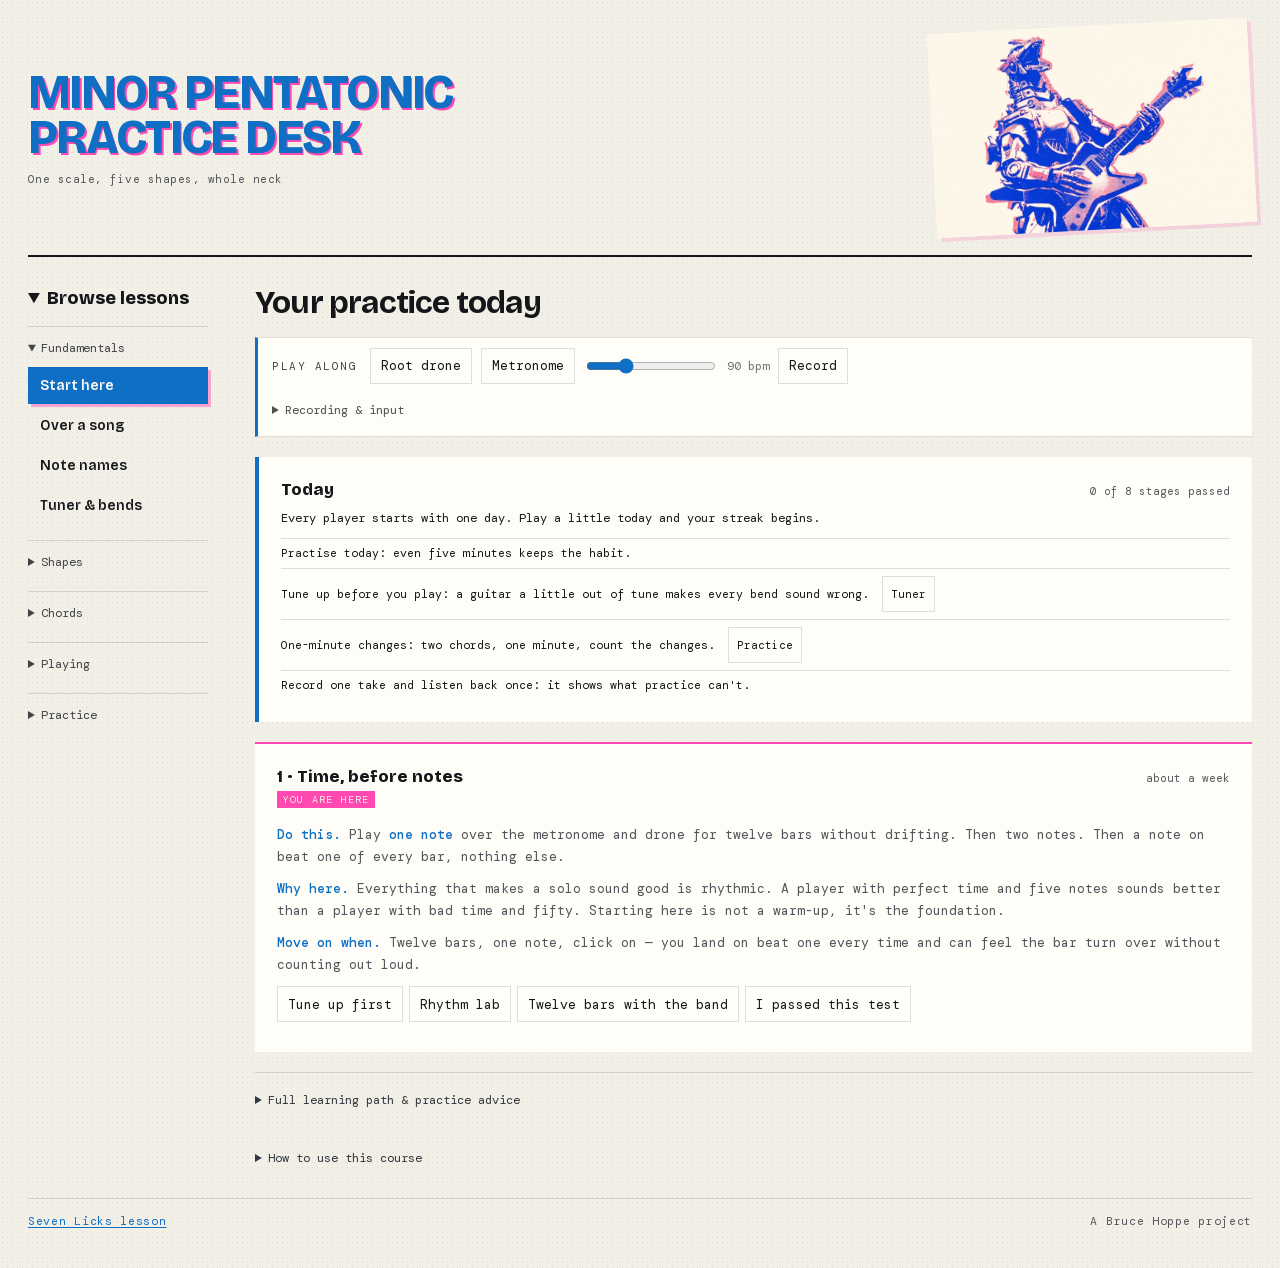
<file: web/index.html>
<!DOCTYPE html>
<html lang="en">
<head>
<meta charset="utf-8">
<meta http-equiv="Content-Security-Policy" content="default-src 'self'; script-src 'self'; style-src 'self' 'unsafe-inline'; img-src 'self' data:; media-src 'self' blob: data:; object-src 'none'; base-uri 'none'; form-action 'none'">
<meta name="viewport" content="width=device-width, initial-scale=1">
<link rel="icon" href="assets/icon.svg" type="image/svg+xml">
<link rel="apple-touch-icon" href="assets/icon-180.png">
<title>Minor Pentatonic — practice desk</title>
<link rel="stylesheet" href="app.css">
<link rel="stylesheet" href="explorers.css">
</head>
<body>
<a class="skip-link" href="#lessontitle">Skip to lesson</a>
<div class="wrap">
  <header class="masthead">
    <div class="brand">
  <h1>Minor pentatonic<br>practice desk</h1>
  <p class="sub">One scale, five shapes, whole neck</p>

    </div>
  <figure class="hero">
    <img src="assets/kaiju-guitar.jpg" width="800" height="509"
      alt="A riso-printed kaiju in armour, drawn in blue and pink, playing an electric guitar">
  </figure>
  </header>

  <div class="desk-layout">
    <aside class="lesson-index">
      <details class="browse" id="browse" open>
        <summary>Browse lessons</summary>
        <nav id="views" aria-label="Lessons"></nav>
      </details>
    <div class="row" id="approw" hidden>
      <span class="lbl">App</span>
      <button id="quitapp">Quit</button>
      <span id="appver" style="font-size:11.5px;opacity:.55"></span>
      <span id="quitmsg" style="font-size:11.5px;color:var(--pink)"></span>
    </div>
    </aside>
    <main class="lesson-main" id="lessonmain">
      <div class="lesson-context">
        <h2 class="lesson-title" id="lessontitle" tabindex="-1">Your practice today</h2>
        <label class="key-select" id="keys"><span id="keylbl">Key</span>
          <select id="keyselect" aria-label="Key"></select>
        </label>
      </div>
  <div class="practice-audio" aria-label="Play along and recording">
    <div class="row" id="play">
      <span class="lbl">Play along</span>
      <button id="drone">Root drone</button>
      <button id="click">Metronome</button>
      <input type="range" id="bpm" min="40" max="220" value="90" aria-label="Tempo">
      <span id="bpmv" style="font-size:12px;opacity:.6">90 bpm</span>
      <button id="recbtn" aria-pressed="false" title="Record a take; choose the input under Recording &amp; input">Record</button>
      <span id="audiomsg" style="font-size:11.5px;color:var(--pink);flex-basis:100%;line-height:1.5"></span>
    </div>
  </div>
      <details class="diagram-settings" id="diagramsettings" hidden>
        <summary>Diagram settings <span id="settingssummary"></span></summary>
        <div class="row" id="labels"><span class="lbl">Dots</span></div>
        <div class="row" id="chords"><span class="lbl">Chord tones</span></div>
        <div class="row" id="regs"><span class="lbl">Register</span></div>
        <div class="row" id="extras"><span class="lbl">Blue note</span></div>
      </details>
  <div class="legend" id="legend" hidden>
    <div><i class="swatch" style="background:var(--pink)"></i>Root</div>
    <div><i class="swatch" style="background:var(--blue)"></i>Scale tone</div>
    <div><i class="swatch" style="background:var(--gold)"></i>Shared / pivot</div>
    <div id="legendchord"><i class="swatch ringed"></i>Chord tone</div>
    <div id="legendcolour"><i class="swatch hollow"></i>Optional colour tone</div>
    <div id="legendblue"><i class="swatch dashed"></i>♭5 blue note</div>
  </div>

  <section id="v-path">
    <div id="path"></div>
    <details class="course-intro"><summary>How to use this course</summary>
    <p class="tip" style="max-width:64ch;margin:0 0 8px;font-size:12.5px">
      There's far more here than anyone should try to absorb at once. This is the order to take it in.
      Each stage has one job and a test you can actually fail — <b>don't move on until you pass it</b>.
      The timings are indicative; the tests aren't.</p>
    <p class="tip" style="max-width:64ch;margin:0 0 18px;font-size:12.5px">
      The single most common mistake is treating soloing as a scale problem. It isn't. It's a
      rhythm-and-phrasing problem played with scale notes, which is why stages 1 and 3 matter more
      than everything after them.</p>
    </details>

  </section>

  <section id="v-tune" hidden>
    <p class="tip" style="max-width:64ch;margin:0 0 18px;font-size:12.5px">
      Two things to do with your guitar plugged in (or near the microphone). Tune before every session:
      a guitar slightly out of tune makes every bend and chord sound wrong, and you learn to hear it as
      normal. Then check your bends: your ear can't judge a bend while your hands are busy making it.
      Both use the input chosen under <b>Recording &amp; input</b>; nothing is recorded or kept.</p>
    <div class="grid wide">
      <div class="card" id="tunercard">
        <h2>Tuner<em>play one open string at a time</em></h2>
        <div class="row" id="tunings"><span class="lbl">Tuning</span></div>
        <div class="row" style="margin-top:8px"><button id="tunelisten" aria-pressed="false">Start listening</button></div>
        <div id="tunerread" class="tunerread"></div>
        <div class="sr-only" id="tunersay" aria-live="polite"></div>
        <div class="row" id="tunerefs" style="margin-top:10px"><span class="lbl">Hear a string</span></div>
        <p class="tip">Tune up to a note, not down: if a string is sharp, go below it and come back up, so the
          string settles against the peg and stays in tune. Within 5 cents is in tune.</p>
      </div>
      <div class="card" id="bendcard">
        <h2>Bend and vibrato check<em>hear the target, then bend to it</em></h2>
        <div class="row" id="bendpresets"><span class="lbl">Classic bends</span></div>
        <div class="row" style="margin-top:6px"><span class="lbl">String</span>
          <select id="bendstring" aria-label="String"></select>
          <span class="lbl">Fret</span><input type="number" id="bendfret" min="1" max="22" value="7" aria-label="Fret" style="width:4.5em">
          <span class="lbl">Bend</span><select id="bendamt" aria-label="How far to bend">
            <option value="1">½ step</option><option value="2" selected>Whole step</option>
            <option value="3">1½ steps</option><option value="0">None: vibrato only</option></select></div>
        <p class="tip" id="bendwhat"></p>
        <div class="row"><button id="bendheartarget">Hear the target</button><button id="bendhearfret">Hear the fretted note</button>
          <button id="bendlisten" aria-pressed="false">Start listening</button></div>
        <div id="bendtrace" class="bendtrace"></div>
        <div class="status" id="bendstatus" aria-live="polite"></div>
        <ul class="loglist" id="bendlog"></ul>
      </div>
      <div class="card">
        <h2>How to use it<em>three minutes, every session</em></h2>
        <ol>
          <li><b>Hear the target</b>, then play the target note fretted, so it's in your head.</li>
          <li>Play the fretted note and bend up to it. Hold it. Let the note finish: the check reads it when the sound stops.</li>
          <li>Flat is the usual miss, and it's the one that sounds like a mistake. If you land flat, push further with the same fingers; add a finger behind the one bending (third finger bending, second and first behind it).</li>
          <li>Then vibrato: hold the bent note and move it with the wrist, not the finger. Aim for an even speed. Five or six wobbles a second, a quarter of a semitone either side, is a usual blues vibrato; faster and narrower sounds nervous, slower and wider sounds like a singer.</li>
          <li>Five bends in tune in a row, then take it into a lick. Record one, and listen back.</li>
        </ol>
      </div>
    </div>
  </section>

  <section id="v-song" hidden>
    <p class="tip" style="max-width:64ch;margin:0 0 18px;font-size:12.5px">
      The missing piece is almost always this: <b>the scale comes from the song, not from the guitar.</b>
      You don't decide to play A minor pentatonic — the song decides, and your job is to find out what it
      already chose. Here's the whole procedure.</p>
    <div class="grid wide" id="song"></div>
  </section>

  <section id="v-melody" hidden>
    <p class="tip" style="max-width:64ch;margin:0 0 18px;font-size:12.5px">
      Melody is a <b>shape over time</b>. Scale playing is a sequence of notes. These four things
      convert one into the other.</p>
    <div class="grid wide" id="melody"></div>
  </section>

  <section id="v-boxes">
    <p class="tip">Select one or more boxes to practise moving between them. Tap a selected box again to remove it.
      Start slowly: play a short phrase in one box, pause, find the root in the next box, then move.</p>
    <div class="row"><div class="row" id="boxselect" role="group" aria-label="Select practice boxes"></div><button id="boxreset">Show all</button><button id="cagedtoggle" aria-pressed="false" title="Ring the minor chord that sits inside each box">Chord inside each box: off</button></div>
    <div class="map"><div class="maplabel" id="maplabel" aria-live="polite">Full neck — all boxes</div><div id="fullmap"></div></div>
    <p class="tip" id="boxorder" style="margin:-14px 0 18px;font-size:12px"></p>
    <div class="grid" id="boxes"></div>
  </section>

  <section id="v-hijaz" hidden>
    <p class="tip">Use the pentatonic boxes you know as landmarks for a new sound. Work with one short phrase before exploring the whole scale.</p>
    <div class="row"><button id="hijazexample">Load E example · Box 1 at fret 12</button>
      <a href="five-pentatonic-boxes-phrygian-dominant.html" target="_blank" rel="noreferrer">Open your original E reference</a></div>
    <div class="grid wide" id="hijazlesson"></div>
    <h2>Five familiar neighbourhoods<em>Phrygian dominant around your pentatonic boxes</em></h2>
    <p class="tip">Pink = root; blue = shared 4, 5 and ♭7; gold = ♭2, 3 and ♭6.
      These diagrams show only Phrygian dominant notes. The minor third is omitted.
      Tap notes to hear them; use Dots for names or degrees. These are fret windows, not fixed fingerings: shift rather than force a stretch.
      Your original reference reaches fret 25; the interactive diagrams stop at fret 24. Use Octave down to explore a lower position.</p>
    <div class="grid" id="hijazboxes"></div>
    <div class="grid wide" id="hijazpractice"></div>
  </section>

  <section id="v-open" hidden>
    <p class="tip">Retune, make a chord, play an answer. These diagrams use the named tuning; the rest of the app stays in standard tuning.</p>
    <div class="row" id="opentuningpick"><span class="lbl">Tuning</span></div>
    <div class="grid wide" id="opentuninglesson"></div>
    <h2>Four starting points</h2>
    <div class="grid" id="opentuningcards"></div>
    <div class="tuning-routine" aria-label="Slow practice sequence">
      <div><span>2 minutes</span><b>Tune → recheck</b><span>Check every string twice.</span></div>
      <div><span>4 minutes</span><b>Open → 5 → 7 → open</b><span>One chord every four clicks.</span></div>
      <div><span>4 minutes</span><b>Chord → phrase → rest</b><span>Use the tab. Repeat at 60 bpm.</span></div>
    </div>
    <details><summary>Retuning, practice and sources</summary>
      <ol><li><b>Check every string twice.</b> Tune slowly from standard and recheck after the first pass; changed tension can pull the other strings sharp or flat.</li>
      <li><b>Follow the string markings.</b> Drop D examples use only strings 6–4. Open G examples mute string 6. Open D and E use all six.</li>
      <li><b>Find roots before shapes.</b> Mark every root on the 6th, 5th and 1st strings. In an open tuning, a familiar grip may produce a different chord.</li>
      <li><b>Add one scale fragment.</b> Play the supplied tab over your own loop. Standard-tuning box shapes need remapping after retuning.</li>
      <li><b>Return to standard deliberately.</b> Say the tuning aloud before changing back and retune each string rather than trusting one reference note.</li></ol>
      <p>Sources: Fender's setup guides to Open D, Open E and Drop D tuning; Rocksmith's guide to Open G.</p>
    </details>
  </section>

  <section id="v-solo" hidden>
    <p class="tip" style="max-width:64ch;margin:0 0 14px;font-size:12.5px">
      Pick the shapes you're working on, then build a run inside them. <b>Tap any note on the zone map to
      add it</b> — you'll hear it as you go — and the run below records the order, the tab and the
      fingering. Play it back at the tempo on the slider above.</p>
    <div class="row" id="soloboxes"><span class="lbl">Boxes</span></div>
    <div class="row" id="solopatterns"><span class="lbl">Fill with</span></div>
    <div class="map">
      <div class="maplabel" id="solomaplabel">Zone</div>
      <div id="solomap"></div>
      <p class="tip" id="solozonetip" style="margin:10px 0 0;font-size:12px"></p>
    </div>
    <div class="grid wide" id="solocards"></div>
  </section>

  <section id="v-connect" hidden>
    <p class="tip" style="max-width:60ch;margin:0 0 18px;font-size:12.5px">
      Every box overlaps the next by exactly one note per string: <b>the higher note of a box is the
      lower note of the box above it</b>. Those gold notes are your doors.</p>
    <div class="grid wide" id="connect"></div>
  </section>

  <section id="v-land" hidden>
    <p class="tip" style="max-width:64ch;margin:0 0 8px;font-size:12.5px">
      You don't need five shapes to cover the neck. <b>Box 1 and Box 4 are the two landmarks</b> —
      between them they give you a root under the index finger in two different places, and almost
      everything most players do lives in one or the other.</p>
    <p class="tip" style="max-width:64ch;margin:0 0 18px;font-size:12.5px">
      Learn these two cold and treat 2, 3 and 5 as the connective tissue between them.</p>
    <div class="grid wide" id="land"></div>
  </section>

  <section id="v-major" hidden>
    <p class="tip" style="max-width:64ch;margin:0 0 8px;font-size:12.5px">
      The same five shapes, read from the other end. This is <b>major pentatonic as one diagonal run</b>
      up the neck, root on the A string: two notes on E, three on A, two on D, three on G, two on B,
      three on high e. That 2&ndash;3&ndash;2&ndash;3&ndash;2&ndash;3 alternation is the whole pattern.</p>
    <p class="tip" style="max-width:64ch;margin:0 0 14px;font-size:12.5px">
      Pick a key and the shape keeps its fingering and slides. It carries its own key list, because
      major keys are spelled with flats where the minor ones are not &mdash; D&#9837; major, not C&#9839;.</p>
    <div class="row" id="majorkeys"><span class="lbl">Major key</span></div>
    <div class="row" id="majoropts">
      <span class="lbl">Dots</span>
      <button id="majormode" aria-pressed="false">Note names</button>
      <button id="majorarrows" aria-pressed="true">Shift arrows</button>
    </div>
    <div class="grid wide">
      <div class="card">
        <h2>The diagonal<em id="majorpos"></em></h2>
        <div id="majorboard"></div>
        <p class="tip" id="majorcap"></p>
      </div>
      <div class="card">
        <h2>Frets, string by string<em>high e first</em></h2>
        <pre id="majortab"></pre>
        <p class="tip"><b>The arrows</b> mark the third note on each three-note string &mdash; the stretch
          that moves you up a position.</p>
        <p class="tip"><b>The G-to-B jump</b> is one fret wider than the others because the B string is
          tuned a half step tighter. Same reason barre chords bend there.</p>
        <p class="tip"><b>Relative minor:</b> the same dots played from the sixth degree are the minor
          pentatonic box in the rest of this desk.</p>
      </div>
    </div>
  </section>

  <section id="v-modes" hidden>
    <p class="tip" style="max-width:64ch;margin:0 0 8px;font-size:12.5px">
      <b>A shape is not a mode.</b> Play these notes over the wrong chord and you will hear the major
      scale they came from, not the mode you meant. What makes a mode is the harmony underneath it —
      so start the <b>Root drone</b> in the bar above before you play a single shape here.</p>
    <p class="tip" style="max-width:64ch;margin:0 0 8px;font-size:12.5px">
      Every mode below is drawn from the <b>same root</b> — whichever key is selected at the top. That is
      deliberate. Comparing D dorian to C major tells you they share notes; it tells you nothing about
      how dorian sounds. Holding the root still and moving one note does.
    <p class="tip" style="max-width:64ch;margin:0 0 18px;font-size:12.5px">
      Each mode names the one or two notes that separate it from the major or minor scale you already
      know. Those are drawn <b>gold</b>. Learn to hear those notes and you have learned the mode; the
      rest of the scale you can already play.</p>
    <div class="row" id="modes"><span class="lbl">Mode</span></div>
    <div class="grid wide" id="modesummary"></div>
    <p class="tip" style="max-width:64ch;margin:18px 0 8px;font-size:12.5px">
      The same five neighbourhoods as the pentatonic boxes, with the rest of the scale filled in around
      them. You are not learning five new shapes — you are adding two notes to shapes you have.</p>
    <div class="grid" id="modeboxes"></div>
  </section>

  <section id="v-notes" hidden>
    <p class="tip" style="max-width:64ch;margin:0 0 8px;font-size:12.5px">
      Every shape in this app moves around the neck without your knowing what a single note is called
      &mdash; which works until someone says <b>&ldquo;take it from the B&rdquo;</b>.</p>
    <p class="tip" style="max-width:64ch;margin:0 0 18px;font-size:12.5px">
      Three things, not 144 positions: <b>the open strings</b> (E A D G B e), <b>the seven naturals</b> and
      where the gaps are, and <b>one octave shape</b>. Five minutes a day, one string, said out loud.</p>

    <div class="row" id="notepick"><span class="lbl">Find every</span></div>
    <div class="row" id="stringpick"><span class="lbl">One string</span></div>
    <div class="map">
      <div class="maplabel" id="necklabel"></div>
      <div id="neck"></div>
    </div>

    <div class="grid wide">
      <div class="card">
        <h2>The landmarks<em>learn these first</em></h2>
        <ol>
          <li><b>Open strings, low to high: E A D G B e.</b> Every calculation starts from one of these.</li>
          <li><b>Fret 12 is the open string again</b>, so there are only twelve frets to learn.</li>
          <li><b>B to C and E to F have no sharp between them.</b> Those two gaps are where the mistakes are.</li>
          <li><b>Fret 5 is the next string open</b> &mdash; except G to B, which is fret 4.</li>
          <li><b>The low E and high e are identical.</b> Learn one, you have both.</li>
        </ol>
      </div>
      <div class="card">
        <h2>How to drill it<em>in order</em></h2>
        <ol>
          <li><b>One string, one week.</b> Up the low E naming each note aloud, then down. Two minutes daily.</li>
          <li><b>One note, whole neck.</b> Pick a note above and find every one of them.</li>
          <li><b>Name before you play.</b> Recognition is easy; recall is the skill.</li>
          <li><b>Use it for real.</b> Set a key here, then find that root in five places.</li>
        </ol>
      </div>
    </div>

    <p class="tip" style="max-width:64ch;margin:22px 0 8px;font-size:12.5px">
      <b>The octave shape</b> carries a note you know into an octave you don't &mdash; always the same
      distance, except across the G and B strings, where it shifts a fret.</p>
    <div class="grid" id="octaves"></div>
  </section>

  <section id="v-triads" hidden>
    <div class="card cx-intro">
      <h2>Triads<em>three notes, one recipe</em></h2>
      <p class="tip">A triad is a chord made of three different notes: a root, a 3rd and a 5th.
      Almost every chord you already play is a triad with some notes doubled.</p>
      <p class="tip">On guitar, one fret is one step, so you can count a triad's recipe in frets.
      Start on the root, go up 3 or 4 frets to the 3rd, then 3 or 4 more to the 5th.
      Those two gaps decide the chord's sound. Choose the chord with the <b>Key</b> menu below, or the <b>Root</b> buttons at the top.</p>
      <div id="triads-explorer"></div>
      <h3>What the three views show</h3>
      <ul>
        <li><b>Build it:</b> the recipe on one string. Major is 4 + 3 frets, minor is 3 + 4,
        diminished is 3 + 3 and augmented is 4 + 4.</li>
        <li><b>Change one note:</b> the same grip in all four qualities. Minor moves the 3rd
        down one fret, diminished also moves the 5th down, augmented moves the 5th up.
        The dashed outline shows where the note was.</li>
        <li><b>Inside barre chords:</b> a six-string barre chord holds only three different
        notes. Step across the strings to find the triads hiding in it. Where a group
        of three strings has no 3rd, it's a power chord with an octave, not a triad.</li>
      </ul>
      <h3>Practice order</h3>
      <ol>
        <li>Build it: play each recipe on one string, counting the frets out loud.</li>
        <li>Change one note: play a major grip, then lower one finger for minor. Listen
        to how one fret turns bright into sad.</li>
        <li>Inside barre chords: play your G barre chord, then only its top three
        strings. Same chord, smaller and clearer.</li>
        <li>Take one grip into the 12-bar trainer and play it on every chord change.</li>
      </ol>
      <p class="tip"><b>The test:</b> without looking, turn a major grip into minor, then back again, on
      three different string sets.</p>
    </div>
    <h3 class="cx-more">Every triad shape, in detail</h3>
    <p class="tip" style="max-width:64ch;margin:0 0 8px;font-size:12.5px">
      A triad is a chord with nothing wasted: <b>three notes &mdash; a root, a 3rd and a 5th</b>. Every
      full chord you know is one of these with notes doubled. Strip those doublings away and a chord
      becomes small enough to grab anywhere on the neck.</p>
    <p class="tip" style="max-width:64ch;margin:0 0 8px;font-size:12.5px">
      This is the missing step between a power chord and a scale. A power chord has no 3rd, so it is
      neither major nor minor. A scale is seven notes and easy to wander around in. A triad is the three
      notes that <b>are</b> the chord &mdash; the ones the Blues trainer keeps telling you to aim at.</p>
    <p class="tip" style="max-width:64ch;margin:0 0 18px;font-size:12.5px">
      Take them <b>three strings at a time</b>. That is the whole trick: one small shape on one string
      set, moved to three places, covers the neck. Then move the set.</p>

    <div class="row" id="triadkinds"><span class="lbl">Quality</span></div>
    <div class="row" id="triadsets"><span class="lbl">String set</span></div>
    <div class="grid wide" id="triadsummary"></div>
    <p class="tip" id="triadcount" style="max-width:64ch;margin:18px 0 8px;font-size:12.5px"></p>
    <div class="grid" id="triadshapes"></div>

    <div class="grid wide" style="margin-top:22px">
      <div class="card">
        <h2>Why bother<em>what triads unlock</em></h2>
        <ol>
          <li><b>Play chords anywhere.</b> Three shapes on one string set and you can play that chord at
            any point on the neck, instead of running back to an open position.</li>
          <li><b>Rhythm parts that stay out of the way.</b> Triads on the top three strings sit above the
            bass and below the vocal. Full barre chords in the same spot just make mud.</li>
          <li><b>Solos that follow the chords.</b> The Blues trainer names a target tone every bar. The
            triad <em>is</em> those target tones, in a shape your hand can find.</li>
          <li><b>Chord &rarr; arpeggio &rarr; scale.</b> Play the triad, play the same notes one at a
            time, then fill in the scale around it in the same position. Do that with every new chord and
            the neck stops being a grid of shapes.</li>
        </ol>
      </div>
      <div class="card">
        <h2>How to practise them<em>in order</em></h2>
        <ol>
          <li><b>One quality, one string set.</b> Major on strings 1&ndash;2&ndash;3. Play all three
            shapes up the neck, then back down, naming the bass note each time.</li>
          <li><b>Major to minor.</b> Take each shape and move the single note that is the 3rd down one
            fret. Same shape family, opposite mood &mdash; hear it.</li>
          <li><b>Move the set, not the shape.</b> Same three shapes on strings 2&ndash;3&ndash;4. The
            geometry shifts when the B string is involved; that is the same G-to-B exception as everywhere
            else.</li>
          <li><b>Over the trainer.</b> Start the 12-bar trainer and play one triad per bar. Nothing
            teaches chord changes faster than having to find one in time.</li>
        </ol>
        <p class="tip">Dot labels follow the <b>Dots</b> setting in the toolbar: switch to Intervals to
          see 1, 3 and 5 instead of note names.</p>
      </div>
    </div>
  </section>

  <section id="v-inv" hidden>
    <div class="card cx-intro">
      <h2>Inversions<em>three grips of the same chord</em></h2>
      <p class="tip">A triad has three notes. An inversion is just a different one of them on the
      bottom. Picture three cards in a stack: take the bottom card, put it on top, and
      you have the next inversion.</p>
      <p class="tip">In a band, the bass player covers the lowest note, so you don't need to think
      about bass notes yet. Think of inversions as three grips of the same chord,
      stacked up the neck. The names come later. Choose the chord with the <b>Key</b> menu below, or the <b>Root</b> buttons at the top.</p>
      <h3>How to read the explorer</h3>
      <ul>
        <li>Colour shows each note's job: root, 3rd or 5th. The root is also a square,
        so you can spot it without colour.</li>
        <li>The card stack shows the grip from top string to bottom string. The bottom
        card is outlined. Step up the neck and watch the bottom card move to the top.</li>
        <li>The outlined dots are the other grips of the same chord, so you can see the
        whole cycle while you play one grip.</li>
      </ul>
      <div id="inversions-explorer"></div>
      <h3>Practice order</h3>
      <ol>
        <li>Stay on G B e and switch between Major and Minor. Only the 3rd moves, down
        one fret. That is the difference between major and minor in every grip.</li>
        <li>Move down the string sets: D G B, then A D G, then E A D. Shapes change on
        sets that include the B string, because the B string is tuned differently.
        The colours still tell you which inversion you're on.</li>
        <li>Turn on the pentatonic with A minor. Every minor grip sits inside the scale
        you already know: these are the chord tones to land on when you solo.</li>
        <li>Press Play all up the neck and play each grip along with it. Then try a new
        key without looking at the screen.</li>
      </ol>
      <p class="tip"><b>The test:</b> play the three grips of G on the top strings with your eyes closed,
      then find the same three for C.</p>
    </div>
    <h3 class="cx-more">Why it matters</h3>
    <p class="tip" style="max-width:64ch;margin:0 0 8px;font-size:12.5px">
      Forget the word. <b>An inversion is one action on a chord you already know:</b> take the bottom
      note and move it to the top. <b>Press the button below and watch it happen</b> &mdash; three
      presses bring it back where it started.</p>
    <p class="tip" style="max-width:64ch;margin:0 0 18px;font-size:12.5px">
      Nothing added, nothing removed: same chord, same three notes, stacked in a different order.</p>

    <div class="grid wide" id="invdemo"></div>
    <div class="grid wide" id="invmove" style="margin-top:20px"></div>
    <div class="grid wide" id="invnot" style="margin-top:20px"></div>

    <p class="tip" style="max-width:64ch;margin:26px 0 8px;font-size:12.5px">
      <b>Now on the guitar.</b> The same three stacks as three shapes you can hold. The bottom note of
      each diagram is the bottom note of each stack above &mdash; the only thing that differs.</p>
    <div class="row" id="invsets"><span class="lbl">String set</span></div>
    <div class="grid" id="invwhat"></div>

    <p class="tip" style="max-width:64ch;margin:26px 0 8px;font-size:12.5px">
      <b>Two chords is enough to feel it.</b> Play the first. Then the second the way you already know
      it &mdash; notice the jump. Then the third card, the same chord inverted: no jump at all.</p>
    <div class="grid" id="invtwo"></div>

    <p class="tip" style="max-width:64ch;margin:22px 0 8px;font-size:12.5px">
      <b>Three shapes, then they repeat.</b> Root, first, second, root an octave up &mdash; one cycle
      covering the whole neck. See it and you stop learning positions.</p>
    <div class="map">
      <div class="maplabel" id="invnecklabel"></div>
      <div id="invneck"></div>
    </div>

    <p class="tip" style="max-width:64ch;margin:22px 0 8px;font-size:12.5px">
      <b>The payoff, measured.</b> What that does for one change, inversions do for a whole song. Below,
      the same progression twice on one neck &mdash; every chord in root position, then each taking its
      nearest shape &mdash; with the distance measured.</p>
    <div class="row" id="invprogs"><span class="lbl">Progression</span></div>
    <p class="tip" id="invprogtip" style="max-width:64ch;margin:0 0 14px;font-size:12.5px"></p>
    <div class="grid wide" id="invcompare"></div>
    <p class="tip" id="invverdict" style="max-width:70ch;margin:16px 0 0;font-size:13px"></p>

    <div class="grid wide" style="margin-top:26px">
      <div class="card">
        <h2>What inversions are for<em>most useful first</em></h2>
        <ol>
          <li><b>Stay in one place.</b> Changes stop being jumps: fewer missed chords, less noise between them.</li>
          <li><b>Voice leading.</b> Notes move a fret or not at all. That is what makes a part sound
            arranged rather than strummed.</li>
          <li><b>Choose the bass note.</b> C/E between C and F walks the bass C&ndash;E&ndash;F. That is
            what a slash chord is for.</li>
          <li><b>Control the top note.</b> The highest note is heard as the melody, so the inversion picks
            the tune.</li>
        </ol>
      </div>
      <div class="card">
        <h2>How to practise them<em>in order</em></h2>
        <ol>
          <li><b>One chord, three shapes.</b> Root, first, second, root &mdash; and back, naming the bass aloud.</li>
          <li><b>Two chords.</b> Play I, then find the IV closest to your hand before moving.</li>
          <li><b>Whole progression, one five-fret region.</b> Then again five frets higher.</li>
          <li><b>Over the 12-bar trainer.</b> One chord per bar. A jump means you chose wrong in the bar before.</li>
        </ol>
      </div>
    </div>

    <p class="tip" style="max-width:64ch;margin:22px 0 0;font-size:12.5px">
      A caution: the lowest note is only the bass if nobody else is playing one. Alone, your C/E is an
      inversion; over a bass player holding the root, it is a texture and the chord still sounds like C.</p>
  </section>

  <section id="v-chart" hidden>
    <p class="tip" style="max-width:64ch;margin:0 0 8px;font-size:12.5px">
      Every key at once. <b style="color:var(--blue)">Blue = Box 1</b>,
      <b style="color:#9a6f00">gold = Box 4</b>, pink rings are roots. Labels under each zone read
      <i>shape · starting fret</i>. Where a shape fits twice on a 22-fret neck it's drawn twice —
      that's the same shape an octave apart, not a new one.</p>
    <p class="tip" style="max-width:64ch;margin:0 0 18px;font-size:12.5px">
      Notice the pattern: <b>the gold zone is always seven frets right of the blue one</b>, in every
      key, without exception. That gap never changes — only where the pair sits on the neck.</p>
    <p class="tip" style="max-width:64ch;margin:0 0 18px;font-size:12.5px">
      <b style="color:var(--pink)">The pink path is the slide run</b> from Box 1 up into Box 4 — every
      note of it, with arrows on the two slides. It's the same run in every key; only the fret numbers
      move.</p>
    <p class="tip" style="max-width:64ch;margin:0 0 18px;font-size:12.5px">
      The faint grey dots are the rest of the scale. <b>There's no empty ground between the two
      landmarks</b> — Boxes 2 and 3 fill it, and the slide run walks straight through them. Tap any key
      to load it into the rest of the app.</p>
    <div class="grid" id="chart" style="grid-template-columns:repeat(auto-fit,minmax(min(420px,100%),1fr))"></div>
  </section>

  <section id="v-blues" hidden>
    <p class="tip" style="max-width:60ch;margin:0 0 18px;font-size:12.5px">
      Not separate scales — small, high-value neighbourhoods carved out of the boxes you already know.</p>

    <div class="map">
      <div class="maplabel" id="bluesmaplabel">Whole neck — all five boxes with the ♭5 dropped in</div>
      <div id="bluesmap"></div>
      <div class="row" id="bluesfocus" style="margin-top:12px"><span class="lbl">Isolate</span></div>
      <p class="tip" id="bluestip" style="margin:8px 0 0;font-size:12px;max-width:64ch"></p>
    </div>

    <div class="grid" id="blues"></div>

    <div class="grid wide" style="margin-top:20px">
      <div class="card">
        <h2>How B.B. used it<em>economy</em></h2>
        <p class="tip">His root sits on the <b>B string under the index finger</b> — that's the anchor the
        whole box is built around, and it's why you so often saw him planted in one place, barely moving.
        The box is small on purpose. Nothing is there to run through; every note has to earn its place,
        so the expression comes from touch, vibrato and the exact timing of a bend rather than from
        speed.</p>
        <p class="tip">The theory move that makes it sound like him: he leans on the <b>major 6th</b>
        — the dashed note above — often in place of the ♭7. That single swap tilts a minor-sounding
        shape toward major, which is why his playing sounds sweet and vocal rather than dark. Keep the
        ♭7 as seasoning, not a foundation. One caution: over a genuinely minor blues the 6th clashes,
        so the sweet note belongs in major/dominant blues.</p>
        <p class="tip">And the vibrato. His was fast, wide and generated from the wrist, applied to a
        held note as the destination of a phrase. Practise it alone: one note, thirty seconds, no
        other notes allowed.</p>
      </div>
      <div class="card">
        <h2>How Albert used it<em>violence</em></h2>
        <p class="tip">Five notes off the top of Box 2 and almost nothing else — he reused the same
        small vocabulary constantly. What makes it enormous is the bending. He <b>overbent</b>: not
        just a whole step, but a step and a half or two full steps, bending one note up to the pitch
        of a note three or four frets higher, then dropping it in stages rather than releasing cleanly.
        He also stacked bends — hitting the same fret with a half-step, then a whole step, then further
        — so one note produced several pitches.</p>
        <p class="tip">Phrasing tells: he came in <b>late</b>, often on beat two rather than beat one,
        which gives the lines their slinky, behind-the-beat drag. And he liked resolving to the
        <b>5th</b> instead of the root — less final, more suspended.</p>
        <p class="tip">Worth knowing before you try to match him: he was a left-hander playing a
        right-handed Flying V flipped over, so the treble strings were nearest the floor and he
        <i>pulled</i> them downward instead of pushing up. He tuned well below standard, used very
        light strings, and played with thumb and fingers, no pick. The bends aren't superhuman —
        the setup was doing a lot of the work. On your SG in standard tuning, a step and a half is
        a realistic ceiling; go for the sound of the phrasing, not the exact interval.</p>
      </div>
      <div class="card">
        <h2>Where to hear and read it<em>search these titles</em></h2>
        <p class="tip"><b>Listen first.</b> B.B.: <i>Live at the Regal</i> (1965) — the whole record is
        the box in action. Albert: <i>Born Under a Bad Sign</i> (1967), and <i>Blues Power</i> from
        <i>Live Wire/Blues Power</i> for the bending at full stretch.</p>
        <p class="tip"><b>B.B. box lessons</b><br>
        Guitar World — the movable B.B. box<br>
        Premier Guitar — Deep Blues, with notation and a backing track<br>
        Happy Bluesman — what it is and how to use it<br>
        Active Melody — his approach to a solo</p>
        <p class="tip"><b>Albert King lessons</b><br>
        Happy Bluesman — the Albert King box<br>
        Happy Bluesman — bend stacking<br>
        Guitar World — Jared James Nichols on Albert's fingerstyle<br>
        Riff Journal — his upside-down setup and bending technique</p>
      </div>
    </div>
  </section>

  <section id="v-chords" hidden>
    <p class="tip" style="max-width:62ch;margin:0 0 18px;font-size:12.5px">
      Every chord you need in one place: choose a root above and read its eight chords, or show all twelve roots as a
      printed chart. Pink is the root. Open chords use the open strings; the rest are barre chords, moved up the neck.</p>
    <div class="row"><button id="chordsall" aria-pressed="false">Show all 12 roots</button></div>
    <div id="chordcards"></div>
  </section>

  <section id="v-caged" hidden>
    <p class="tip" style="max-width:62ch;margin:0 0 18px;font-size:12.5px">
      One chord, five places. CAGED is the map that joins the chords you know to the scale shapes you know:
      choose a root above, then major or minor, and read the neck from left to right.</p>
    <div class="grid" id="cagedintro"></div>
    <div class="row"><div class="row" id="cagedquality" role="group" aria-label="Major or minor"></div>
      <div class="row" id="cagedshapes" role="group" aria-label="Show one shape"></div></div>
    <div class="map"><div class="maplabel" id="cagedmaplabel" aria-live="polite"></div><div id="cagedmap"></div></div>
    <p class="tip" id="cagedkey" style="margin:-14px 0 18px;font-size:12px"></p>
    <div class="grid" id="cagedcards"></div>
    <div class="grid" id="cagedpractice"></div>
  </section>

  <section id="v-power" hidden>
    <p class="tip" style="max-width:62ch;margin:0 0 18px;font-size:12.5px">
      Two notes, no third, movable anywhere. The chords under a riff and the pentatonic scale over it are
      built from the same handful of notes — this is the rhythm side of everything else in here.</p>
    <div class="grid" id="power"></div>
    <h2 style="font-family:'Bricolage Grotesque',system-ui,sans-serif;font-size:20px;margin:30px 0 14px;
      text-transform:uppercase;letter-spacing:.02em">A full power-chord song</h2>
    <div class="grid" id="pcsong"></div>
  </section>

  <section id="v-form" hidden>
    <p class="tip" style="max-width:62ch;margin:0 0 18px;font-size:12.5px">
      How the pieces get ordered. Block width is bar count, so the shapes below are to scale.</p>
    <div class="grid" id="form"></div>
  </section>

  <section id="v-licks" hidden>
    <p class="tip" style="max-width:60ch;margin:0 0 8px;font-size:12.5px">
      Numbers are playing order. <b>b</b> bend, <b>r</b> release, <b>/</b> slide, <b>~</b> vibrato.</p>
    <p class="tip" style="max-width:60ch;margin:0 0 18px;font-size:12.5px">
      There is also a longer written lesson on seven Box 1 licks in A minor:
      <a href="seven-licks.html">open the Seven Licks lesson</a>.</p>
    <div class="grid wide" id="licks"></div>
  </section>

  <section id="v-cross" hidden>
    <p class="tip" style="max-width:62ch;margin:0 0 18px;font-size:12.5px">
      There is only one connection rule, repeated four times: <b>on every string, the upper note of a
      box is the lower note of the box above it</b>. Work these four drills in order — each one is a
      prerequisite for the next.</p>
    <div class="grid wide" id="cross"></div>
  </section>

  <section id="v-practice" hidden>
    <p class="tip" style="max-width:62ch;margin:0 0 18px;font-size:12.5px">
      Two timed routines from your practice guide, then the generators and tools.</p>
    <div class="grid wide" id="guide"></div>
    <h2 style="font-family:'Bricolage Grotesque',system-ui,sans-serif;font-size:20px;margin:30px 0 14px;
      text-transform:uppercase;letter-spacing:.02em">Tools</h2>
    <div class="grid wide">
      <div class="card" id="todaycard">
        <h2>Today<em>what to do next</em></h2>
        <div class="status" id="todaystreak"></div>
        <ul class="loglist" id="todaylist"></ul>
      </div>
      <div class="card" id="changescard">
        <h2>One-minute changes<em>the chord change, not the chord</em></h2>
        <p class="tip">Pick two chords. For one minute, switch between them as cleanly as you can, strumming once on each,
          and count each change (tap the button or press Space). Most of the difficulty in songs is the change,
          and this is the fastest way to make it automatic. Do two or three pairs a day; beat your best.</p>
        <div class="row" id="changepairs"></div>
        <div id="changeshapes" class="changeshapes"></div>
        <div class="row" style="margin-top:10px"><button id="changestart" aria-pressed="false">Start a minute</button>
          <button id="changetap" class="big" disabled>Changed</button><span id="changeclock" class="changeclock">1:00</span></div>
        <div class="status" id="changestatus" aria-live="polite"></div>
        <ul class="loglist" id="changelog"></ul>
      </div>
      <div class="card">
        <h2>Ear drill<em>hear the degree, then find it</em></h2>
        <p class="tip">The root plays, then one note of the scale. Name its degree by ear, then play it on your guitar.</p>
        <div class="row" id="earbtns"></div>
        <div class="row" style="margin-top:10px"><button id="earagain">Hear it again</button><button id="earroot">Hear the root</button><button id="earnext">New note</button></div>
        <div class="status" id="earstatus" aria-live="polite"></div>
        <ul class="loglist" id="earstats"></ul>
      </div>
      <div class="card">
        <h2>Find the note<em>tap the dots</em></h2>
        <div id="quizboard"></div>
        <div class="status" id="quizstatus"></div>
        <div class="row" style="margin-top:10px"><button id="newquiz">New drill</button></div>
      </div>
      <div class="card">
        <h2>Session<em>interleaved, ~25 min</em></h2>
        <ol id="session"></ol>
        <div class="row" style="margin-top:12px"><button id="newsession">Build another</button><button id="completesession">Log complete</button></div>
        <p class="tip">Say the shape's name out loud before you play it, and record one take at the end.</p>
      </div>
      <div class="card">
        <h2>Focus timer<em>work, then rest</em></h2>
        <div class="timerface" id="timerface" aria-live="polite">05:00</div>
        <div class="row">
          <button class="timerpreset" data-min="3">3 min</button><button class="timerpreset" data-min="5">5 min</button>
          <button class="timerpreset" data-min="10">10 min</button><button id="toggletimer">Start</button><button id="resettimer">Reset</button>
        </div>
        <p class="tip" id="timerstatus">Choose one drill. The timer keeps the session focused and sounds a cue when time is up.</p>
      </div>
      <div class="card">
        <h2>Tempo ladder<em>clean reps earn speed</em></h2>
        <p class="tip">Run the metronome at the current tempo, then add 5 bpm after each clean round. Mark a miss to drop 5 bpm and rebuild.</p>
        <div class="timerface"><span id="ladderbpm">90</span> <span style="font-size:14px">bpm</span></div>
        <div class="row"><button id="ladderclean">Clean · +5</button><button id="laddermiss">Miss · −5</button><button id="ladderreset">Start over</button></div>
        <div class="status" id="ladderstatus">Round 1 · starting tempo</div>
      </div>
      <div class="card">
        <h2>Practice log<em>stored on this device</em></h2>
        <div class="status" id="logsummary"></div><ul class="loglist" id="loglist"></ul>
        <div class="row" style="margin-top:10px"><button id="clearlog">Clear log</button></div>
        <p class="tip">Only completed generated sessions are recorded. Nothing leaves your browser.</p>
      </div>
    </div>
  </section>

  <section id="v-theory" hidden>
    <p class="tip theory-lead">
      Practice is not the score at the end of a repetition. <b>Learning is what returns after a gap,</b>
      in a new key, at a new starting point, or inside a complete song. This section turns the research
      behind the practice guide into decisions you can make at the guitar.</p>

    <div class="theory-cycle" aria-label="A research-informed practice cycle">
      <div><span>1</span><b>Cold attempt</b><small>Try before reviewing.</small></div>
      <div><span>2</span><b>Name the sound</b><small>Choose one audible result.</small></div>
      <div><span>3</span><b>Focused work</b><small>Repair a small passage.</small></div>
      <div><span>4</span><b>Change one thing</b><small>Start, key or context.</small></div>
      <div><span>5</span><b>Record once</b><small>Choose the next repair.</small></div>
      <div><span>6</span><b>Return later</b><small>Retest after a gap.</small></div>
    </div>

    <div class="arrangement-workbench">
      <div class="arrangement-intro">
        <h2>Finish the whole arrangement.</h2>
        <p>Map every section and the ending. Build a simplified complete form before polishing details.</p>
      </div>
      <div class="arrangement-map" aria-label="Example complete song form, with block width showing bar count">
        <div style="--bars:4"><b>Intro</b><small>4 bars</small></div>
        <div style="--bars:8"><b>Verse</b><small>8 bars</small></div>
        <div style="--bars:8"><b>Chorus</b><small>8 bars</small></div>
        <div style="--bars:8"><b>Verse</b><small>8 bars</small></div>
        <div style="--bars:8"><b>Chorus</b><small>8 bars</small></div>
        <div style="--bars:4"><b>Ending</b><small>4 bars</small></div>
      </div>
      <div class="repair-loop" aria-label="Whole-part-whole song repair">
        <div><span>1</span><b>Full take</b><small>Mark the first disruption.</small></div>
        <i aria-hidden="true">→</i>
        <div><span>2</span><b>Short repair</b><small>Include music on both sides.</small></div>
        <i aria-hidden="true">→</i>
        <div><span>3</span><b>Restore the form</b><small>Play through without restarting.</small></div>
      </div>
      <div class="arrangement-projects">
        <article>
          <h3>Song A <small>first complete project</small></h3>
          <label for="theory-song-a">Song and artist</label>
          <input id="theory-song-a" maxlength="150" placeholder="Choose a song you want to finish">
          <label for="theory-form-a">Version, section map, tempo and next repair</label>
          <textarea id="theory-form-a" maxlength="2000" rows="5"
            placeholder="Lesson/version • intro → verse → chorus… → ending • tempo • hardest join"></textarea>
          <p>Begin now. Learn the ending early.</p>
        </article>
        <article>
          <h3>Song B <small>next complete project</small></h3>
          <label for="theory-song-b">Song and artist</label>
          <input id="theory-song-b" maxlength="150" placeholder="Choose once Song A is ready to maintain">
          <label for="theory-form-b">Version, section map, tempo and next repair</label>
          <textarea id="theory-form-b" maxlength="2000" rows="5"
            placeholder="List every section, the ending, unfamiliar techniques and the next repair"></textarea>
          <p>Add B when A is continuous; keep A in rotation.</p>
        </article>
      </div>
      <div class="row arrangement-save">
        <button id="save-arrangements" type="button">Save song projects</button>
        <span id="arrangement-status" class="status" role="status"></span>
      </div>
      <div class="arrangement-checkpoint">
        <h3>Ready to share</h3>
        <div class="readiness" aria-label="Complete-song readiness markers">
          <span><b>1–2–3–4</b><small>Clear count-in</small></span>
          <span><b>A → B → C</b><small>Sections in order</small></span>
          <span><b>♩ = steady</b><small>Rhythm + harmony</small></span>
          <span><b>Slip ↗ rejoin</b><small>Keep going</small></span>
          <span><b>■</b><small>Intentional ending</small></span>
        </div>
        <p>Confirm all five in two full takes on separate practice days. A labelled simplified arrangement counts.</p>
      </div>
      <p class="arrangement-harmony"><b>Lead follows the song.</b> Check the key and chords before adding a scale.</p>
    </div>

    <div class="grid wide theory-grid">
      <article class="card theory-card">
        <p class="evidence-tag">Strong learning principle</p>
        <h2>Test tomorrow<em>not after ten repeats</em></h2>
        <p class="tip">Fluency during a session can be temporary. Begin with one unassisted attempt,
          work on the smallest failed part, then test the same target on another day. Keep the tempo and
          passage fixed so the comparison means something.</p>
        <p class="try-this"><b>Use it:</b> record a cold Box 1 → Box 2 crossing before looking at the diagram.</p>
      </article>

      <article class="card theory-card">
        <p class="evidence-tag">Music experiment</p>
        <h2>Plan → attempt → review<em>make feedback actionable</em></h2>
        <p class="tip">Set one precise goal, make an attempt, compare the result with the goal, and write
          one next action. A small randomized study with collegiate wind players supports this
          self-regulation loop; it does not establish an ideal session length for guitar.</p>
        <p class="try-this"><b>Use it:</b> “land the bend in tune” → record → “slow the approach, keep the target.”</p>
      </article>

      <article class="card theory-card new-evidence">
        <p class="evidence-tag">Additional music evidence</p>
        <h2>Hear the result first<em>external focus</em></h2>
        <p class="tip">Before playing, imagine or sing the phrase with its timing, tone and ending. While
          playing, attend to that intended sound rather than issuing instructions to each finger. A
          seven-player natural-trumpet study found better accuracy with this approach, but the sample
          was small and the result needs broader replication.</p>
        <p class="try-this"><b>Use it:</b> sing a two-bar answer, gesture its contour, then find it on the neck.</p>
      </article>

      <article class="card theory-card">
        <p class="evidence-tag">Context-dependent</p>
        <h2>Stabilize, then vary<em>blocked + interleaved</em></h2>
        <p class="tip">Use a short block to make an unfamiliar movement workable. Then rotate among a few
          related tasks or change one condition: key, tempo, starting string, or musical context. General
          motor research favours random practice for transfer, but applied effects are smaller and music
          studies are mixed—so random switching is not a universal rule.</p>
        <p class="try-this"><b>Use it:</b> four clean Box 1 crossings, then alternate Box 1, Box 2 and a song phrase.</p>
      </article>

      <article class="card theory-card new-evidence">
        <p class="evidence-tag">Additional music evidence</p>
        <h2>Hear a model, record, then judge yourself<em>model + self-evaluation</em></h2>
        <p class="tip">Hewitt (2001) compared junior-high band students who did or did not listen to a
          model, and did or did not evaluate their own recorded playing. Those who listened to a model
          <i>while</i> evaluating themselves improved more in tone, melodic and rhythmic accuracy,
          interpretation and overall performance; a model on its own made no difference, and intonation,
          technique and tempo did not improve more. It was 82 students on band instruments, so it is
          indirect evidence for guitar, but it is the reason this desk asks you to record, rate and
          re-rate a take rather than only play.</p>
        <p class="try-this"><b>Use it:</b> hear the model, record a take, rate it against one focus, then listen and rate again two days later.</p>
      </article>

      <article class="card theory-card new-evidence">
        <p class="evidence-tag">Additional music evidence</p>
        <h2>Let sleep divide attempts<em>consolidation, not magic</em></h2>
        <p class="tip">Piano studies found accuracy or some kinds of musical knowledge improved across
          intervals containing sleep. Sleep did not improve every measure, so treat it as a reason to stop
          a good session and retest—not as a substitute for practice.</p>
        <p class="try-this"><b>Use it:</b> end with three accurate slow passes; retest cold the next day before adding speed.</p>
      </article>

      <article class="card theory-card new-evidence">
        <p class="evidence-tag">Useful caution</p>
        <h2>Rest protects quality<em>the mechanism is disputed</em></h2>
        <p class="tip">Brief rests can reduce fatigue and give you a moment to hear the next phrase. Recent
          motor-sequence experiments challenge the claim that gains after ten-second breaks prove rapid
          offline learning. Take breaks to reset attention and tension; judge learning with a later test.</p>
        <p class="try-this"><b>Use it:</b> stop when timing or tension degrades, breathe, audiate once, then resume.</p>
      </article>
    </div>

    <div class="theory-boundary">
      <h2>What the evidence does not decide</h2>
      <p>The studies do not prescribe a perfect BPM ladder, a universal number of repetitions, or this
        desk’s 25-minute routine. Most music studies are small and many motor-learning studies use simple
        laboratory sequences rather than guitar performance. Use the principles as experiments: define a
        target, compare recordings after a gap, and keep the version that transfers into music.</p>
    </div>

    <details class="theory-sources">
      <summary>Research notes and sources</summary>
      <ul>
        <li>Boucher, Creech &amp; Dubé: guitar video feedback (DOI 10.1177/1029864918817577) — recording can change practice strategy; recording alone does not guarantee improvement.</li>
        <li>Miksza: self-regulation instruction (DOI 10.1177/0305735613500832) — a small randomized wind-player study supporting planning, self-evaluation and reflection.</li>
        <li>Soderstrom &amp; Bjork: learning versus performance (DOI 10.1177/1745691615569000) — why immediate improvement and durable learning must be measured separately.</li>
        <li>Simmons: distributed music practice (DOI 10.1177/0022429411424798) — supports returning to a task after a gap, without fixing a universal schedule.</li>
        <li>Williams, van Ketel &amp; Schaefer: external focus in music practice (DOI 10.1177/20592043231151416) — promising accuracy findings in seven conservatoire trumpet players.</li>
        <li>Hewitt (2001): modeling, self-evaluation and self-listening in junior-high instrumentalists, <i>Journal of Research in Music Education</i> 49(4), 307–322 (DOI 10.2307/3345614) — 82 band students; a model helped when combined with evaluating your own recording, not on its own, and not for intonation, technique or tempo.</li>
        <li>Simmons &amp; Duke: sleep and a keyboard melody (ERIC EJ763007) — music-specific evidence of accuracy gains across sleep.</li>
        <li>Van Hedger et al.: sleep consolidation of musical competence (2015) — sleep affected conceptual and motor errors differently.</li>
        <li>Czyż, Wójcik &amp; Solarská: contextual-interference meta-analysis (PMID 39205981) — transfer favoured random practice overall, with a smaller non-significant applied-setting estimate.</li>
        <li>Carter &amp; Grahn: blocked and interleaved music practice (PMC4989027) — a realistic but small advanced-clarinet study; broader music findings remain mixed.</li>
        <li>Micro-offline gains reappraisal (PMC12595466) — five motor-sequence experiments found short-rest gains were transient rather than evidence of offline learning.</li>
      </ul>
      <p class="tip">Focused research update checked 17 September 2026; not a systematic review. The guitar
        program this desk was designed from remains the design reference. Claims above distinguish direct
        music evidence from broader motor-learning evidence.</p>
    </details>
  </section>

  <section id="v-songs" hidden>
    <div class="card">
      <h2>Songs</h2>
      <p class="tip">Learn the whole song, then spend time on the part that needs it. Import an audio file you own; it stays in this browser on this device.</p>
      <div class="row">
        <label>Import audio <input id="songfile" type="file" accept=".mp3,.m4a,.wav,audio/mpeg,audio/mp4,audio/wav"></label>
        <label>Your songs <select id="songlist"><option value="">Choose a song</option></select></label>
      </div>
      <div id="songdetails" hidden>
        <div class="row">
          <label>Title <input id="songtitle" maxlength="200"></label>
          <label>Key <select id="songkey"></select></label>
          <label>BPM <input id="songbpm" type="number" min="40" max="200" value="90"></label>
          <button id="songtap">Tap tempo</button>
          <label>First downbeat (seconds) <input id="songdownbeat" type="number" min="0" step="0.001" value="0"></label>
          <button id="songsetdownbeat">Downbeat is here</button>
          <label>Form <input id="songform" maxlength="1000" placeholder="Intro, verse, chorus…"></label>
          <button id="songsave">Save details</button>
        </div>
        <div class="row">
          <label>Speed <select id="songspeed"><option value="1">100%</option><option value="0.9">90%</option><option value="0.75">75%</option><option value="0.5">50%</option></select></label>
          <label><input id="songcount" type="checkbox" checked> Four-beat count-in</label>
          <label><input id="songloop" type="checkbox"> A–B loop</label>
          <label>A (seconds) <input id="songloopa" type="number" min="0" step="0.01"></label>
          <label>B (seconds) <input id="songloopb" type="number" min="0" step="0.01"></label>
          <button id="songplay">Play song</button><button id="songstop">Stop song</button>
          <span id="songposition"></span>
        </div>
        <div class="row">
          <label>Chords <input id="songchords" maxlength="400" placeholder="Am | Dm | E7  (one bar each; repeats)" size="34"></label>
          <span id="songchordnote" class="bandnote"></span>
          <button id="songfindkey" title="Not sure of the key? The Over a song page walks you to the home note.">Not sure of the key? Find the home note</button>
        </div>
        <p class="tip">Enter the chords, then in any view turn Chord tones to <b>Follow backing</b>: the notes of each chord light up as the song plays, and the key buttons choose the pentatonic box for your solo.</p>
        <h3 class="cx-more">Sections</h3>
        <div id="songsections"></div>
        <div class="row">
          <label>Name <select id="secname"><option>Intro</option><option>Verse</option><option>Chorus</option><option>Solo</option><option>Bridge</option><option>Outro</option><option>Other</option></select></label>
          <label>Start (s) <input id="secstart" type="number" min="0" step="0.01"></label><button id="secstartnow">Start is here</button>
          <label>End (s) <input id="secend" type="number" min="0" step="0.01"></label><button id="secendnow">End is here</button>
          <button id="secadd">Add section</button>
          <select id="secform" aria-label="Build sections from a form"></select><button id="secbuild">Build</button>
        </div>
        <p class="tip">Speed changes keep the pitch. Save tempo and downbeat changes before playing. Start the song, then use Record in the Play along bar. A–B practice loops use the browser player and may have a small gap.</p>
      </div>
      <p id="songstatus" role="status" aria-live="polite">Import an MP3, M4A or WAV to begin.</p>
    </div>
    <div class="card" id="loopcard">
      <h2>Looper<em>record a loop, solo over it</em></h2>
      <p class="tip">Play a chord part for 1, 2, 4, 8 or 12 bars at the tempo in the Play along bar. It repeats on the audio clock with no gap, so you can solo over your own playing. Press <b>Record</b> in the Play along bar (Guitar + backing) to record your solo with the loop, or just practise over it. Your latency calibration puts the loop back on the beat you played to.</p>
      <div class="row">
        <label>Bars <select id="loopbars"><option>1</option><option>2</option><option selected>4</option><option>8</option><option>12</option></select></label>
        <label><input type="checkbox" id="loopcount" checked> Four-beat count-in</label>
        <button id="looprec">Record loop</button><button id="loopstop">Stop</button><button id="loopplay">Play loop</button><button id="loopclear">Clear</button>
        <label>Level <input type="range" id="loopvol" min="0" max="100" value="90" aria-label="Loop volume"></label>
        <span id="loopstate" class="bandnote"></span><span id="loopreadout" class="bandnote"></span>
      </div>
      <div class="row"><label>Chords <input id="loopchords" maxlength="400" placeholder="Am | Dm | E7  (one bar each; repeats)" size="34"></label><span id="loopchordnote" class="bandnote"></span></div>
      <p class="tip">Enter the loop's chords and, with Chord tones on <b>Follow backing</b> in any view, the notes of each chord light up as the loop plays.</p>
      <p id="loopmsg" role="status" aria-live="polite" class="tip"></p>
    </div>
    <div class="card" id="takecard">
      <h2>Your takes<em>kept on this device</em></h2>
      <p class="tip">Every take you record is kept here with its rating. Rate it against your one focus, come back two days later, listen with fresh ears and rate it again: the two ratings sit side by side.</p>
      <div class="row">
        <label>Song <select id="takefilter"><option value="">All takes</option></select></label>
        <button id="takeexport">Export all (zip)</button>
        <span id="takestorage" class="bandnote"></span>
      </div>
      <p id="rerate" class="tip" hidden></p>
      <div id="takelist"></div>
      <div id="takeprogress"></div>
      <h3 class="cx-more">Compare two takes</h3>
      <div class="row">
        <label>A <select id="aba"></select></label> <label>B <select id="abb"></select></label>
        <label>From <select id="absection"><option value="">From the first bar</option></select></label>
        <button id="abplay">Play A/B</button><button id="abswitch">Switch</button><button id="abstop">Stop</button>
        <span id="abside" class="bandnote"></span>
      </div>
      <div id="takedetail" hidden>
        <h3 id="taketitle"></h3>
        <audio id="takeplay" controls></audio>
        <div class="row">
          <label>Speed <select id="takespeed"><option value="1">100%</option><option value="0.9">90%</option><option value="0.75">75%</option><option value="0.5">50%</option></select></label>
          <label><input id="takeloop" type="checkbox"> A–B loop</label>
          <label>A (s) <input id="takeloopa" type="number" min="0" step="0.1"></label>
          <label>B (s) <input id="takeloopb" type="number" min="0" step="0.1"></label>
          <button id="takedl" class="dl" title="Save this take's file to your Downloads folder">Download take</button>
          <button id="takeasbacking" title="Keep this take as a backing to play along to and record over">Use as backing</button>
          <button id="takeclose">Close</button>
        </div>
        <div id="takelayers" hidden>
          <h3 class="cx-more">Layers</h3>
          <p id="laynote" class="tip"></p>
          <div class="row">
            <span class="mixpart"><label><input type="checkbox" id="layrhythm" checked> Rhythm take</label><input type="range" id="layrhythmv" min="0" max="100" value="80" aria-label="Rhythm take volume"></span>
            <span class="mixpart"><label><input type="checkbox" id="laysolo" checked> Your solo</label><input type="range" id="laysolov" min="0" max="100" value="100" aria-label="Solo volume"></span>
            <span class="mixpart"><label><input type="checkbox" id="layclick"> Click</label><input type="range" id="layclickv" min="0" max="100" value="50" aria-label="Click volume"></span>
            <button id="layplay">Play layers</button><button id="laystop">Stop</button>
          </div>
          <div class="row"><button id="laydlsolo">Download solo only</button><button id="laydlrhythm">Download rhythm only</button><button id="laydlboth">Download both mixed</button></div>
        </div>
        <div id="takewave" class="wave"></div>
        <div id="takemarks" class="tip"></div>
        <div id="taketiming"></div>
        <div id="takerate"></div>
        <label class="tip">What to fix next <input id="takenext" maxlength="200" placeholder="One line"></label>
      </div>
      <p id="takemsg" role="status" aria-live="polite" class="tip"></p>
    </div>
  </section>

  <section id="v-trainer" hidden>
    <figure class="hero poster">
      <img src="assets/rats-of-chaos.jpg" width="720" height="368" loading="lazy"
        alt="A riso-printed gig poster on acid yellow: a pink, blue and black kangaroo rat under ransom-note lettering reading Rats of Chaos of Grid Lock">
      <figcaption>Your backing band: <b><a href="https://ratsofchaosofgridlock.bandcamp.com" target="_blank" rel="noopener">Rats of Chaos of Grid Lock</a></b> · <a href="https://ratsofchaosofgridlock.bandcamp.com/track/rats-of-chaos-of-grid-lock" target="_blank" rel="noopener">hear their track on Bandcamp</a></figcaption>
    </figure>
    <p class="tip" style="max-width:64ch;margin:0 0 18px;font-size:12.5px">
      Hear where you are in the form. The current bar and chord move with the groove; aim each phrase
      toward the highlighted chord tone, then leave space for the form to answer.</p>
    <div class="card">
      <h2>12-bar blues<em id="trainerreadout">ready</em></h2>
      <div class="row" style="margin-top:12px">
        <span class="lbl">Form</span><select id="bluesform" aria-label="Blues form"></select>
        <span class="lbl">Feel</span><select id="groove" aria-label="Feel"><option value="shuffle">Shuffle</option><option value="straight">Straight rock</option><option value="slow">Slow blues 12/8</option><option value="funk">Funk 16ths</option></select>
        <button id="toggletrainer">Start with count-in</button><button id="resettrainer">Reset</button>
      </div>
      <details class="trainer-options"><summary>Band, mix &amp; practice options</summary>
      <div class="row" id="bandrow">
        <span class="lbl">Band</span>
        <button id="bandon" aria-pressed="true">Band</button>
        <label class="bandctl">Swing <input type="range" id="swing" min="50" max="75" step="1" value="67" list="swingmarks" aria-label="Swing"></label>
        <datalist id="swingmarks"><option value="50" label="straight"></option><option value="67" label="triplet"></option><option value="75" label="hard"></option></datalist>
        <span id="swingv" class="bandnote">67% · triplet feel</span>
        <select id="bandbass" aria-label="Bass line"><option value="walk">Bass: shuffle walk</option><option value="root5">Bass: root–fifth</option></select>
        <label class="bandctl"><input type="checkbox" id="bandride"> Ride cymbal</label>
        <button id="taptempo" title="Tap four times on the beat">Tap tempo</button>
        <span id="bandstatus" class="bandnote" style="flex-basis:100%;color:var(--pink)"></span>
      </div>
      <div class="row" id="practicerow">
        <span class="lbl">Practice</span>
        <select id="choruses" aria-label="How many choruses"><option value="0">Loop forever</option><option value="1">1 chorus</option><option value="2">2 choruses</option><option value="4">4 choruses</option><option value="8">8 choruses</option></select>
        <label class="bandctl"><input type="checkbox" id="ladderon"> Tempo ladder: +5 a chorus, up to</label>
        <input type="number" id="ladderto" min="45" max="220" step="5" value="140" aria-label="Tempo ladder target, bpm"><span class="bandnote">bpm</span>
        <select id="keycycle" aria-label="Key each chorus"><option value="">Same key</option><option value="fourth">Up a 4th each chorus</option><option value="random">Random key each chorus</option></select>
        <select id="drill" aria-label="Drill"><option value="">Band all the way</option><option value="dropout">Drop-out: 2 bars alone</option><option value="fours">Trade fours</option></select>
      </div>
      <div class="row" id="mixrow">
        <span class="lbl">Mix</span>
        <span class="mixpart"><button id="mixdrums" aria-pressed="true">Drums</button><input type="range" id="mixdrumsv" min="0" max="100" value="80" aria-label="Drums volume"></span>
        <span class="mixpart"><button id="mixbass" aria-pressed="true">Bass</button><input type="range" id="mixbassv" min="0" max="100" value="80" aria-label="Bass volume"></span>
        <span class="mixpart"><button id="mixkeys" aria-pressed="true">Keys</button><input type="range" id="mixkeysv" min="0" max="100" value="55" aria-label="Keys volume"></span>
        <span class="mixpart"><button id="mixguitar" aria-pressed="true">Rhythm guitar</button><input type="range" id="mixguitarv" min="0" max="100" value="55" aria-label="Rhythm guitar volume"></span>
      </div>
      </details>
      <div class="bars" id="bluesbars"></div>
      <div class="status" id="trainertarget"></div>
      <div class="row"><button id="landingtoggle" aria-pressed="false" title="Listens to your guitar and marks each bar: did you land on a chord tone on beat 1?">Landing drill: listen</button>
        <span class="tip" id="landingstatus" aria-live="polite" style="margin:0"></span></div>
      <p class="tip" id="formtip">Bars 1–4 establish home, bars 5–6 move to IV, and bar 9 begins the turnaround.
      Start with one note per bar. Later, approach the target from one scale tone above or below.</p>
      <p class="tip" id="formheard"></p>
      <p class="tip" style="opacity:.55">A bar showing two chords changes halfway through — the second chord
      arrives on beat 3. Every form here is a standard skeleton; recordings of the same tune often differ,
      and players substitute freely.</p>
    </div>
  </section>

  <section id="v-rhythm" hidden>
    <p class="tip" style="max-width:64ch;margin:0 0 18px;font-size:12.5px">
      Rhythm first, pitch second. Clap the pattern, play it on one root, then keep the rhythm unchanged
      while choosing notes from the current box.</p>
    <div class="grid wide">
      <div class="card">
        <h2>Phrase generator<em>one bar · sixteenth-note grid</em></h2>
        <div class="row" style="margin-top:12px">
          <span class="lbl">Density</span><select id="density" aria-label="Phrase density"><option value="sparse">Sparse</option><option value="medium" selected>Medium</option><option value="busy">Busy</option></select>
          <button id="newrhythm">New phrase</button><button id="togglerhythm">Play loop</button>
        </div>
        <div class="beatgrid" id="beatgrid" aria-label="Generated rhythm"></div>
        <div class="status" id="rhythmcount"></div>
      </div>
      <div class="card">
        <h2>Three-pass drill<em>hear it before adding notes</em></h2>
        <ol>
          <li><b>Clap it.</b> Count “1 e &amp; a” and keep every rest silent.</li>
          <li><b>One root.</b> Play the rhythm only on <span id="rhythmroot">A</span>.</li>
          <li><b>Make a phrase.</b> Keep the rhythm exact; choose no more than four scale notes.</li>
        </ol>
        <p class="tip" id="rhythmtip"></p>
      </div>
    </div>
  </section>

    </main>
  </div>


  <footer class="credit">
    <p><a href="seven-licks.html">Seven Licks lesson</a></p>
    <p id="credver"></p>
    <p>A Bruce Hoppe project</p>
  </footer>
</div>

<script src="chord-explorer.js" defer></script>
<script src="triads-explorer.js" defer></script>
<script src="inversions-explorer.js" defer></script>
<script src="band.js" defer></script>
<script src="analysis.js" defer></script>
<script src="pitch.js" defer></script>
<script src="tune.js" defer></script>
<script src="changes.js" defer></script>
<script src="landing.js" defer></script>
<script src="caged.js" defer></script>
<script src="chords.js" defer></script>
<script src="library.js" defer></script>
<script src="looper.js" defer></script>
<script src="songs.js" defer></script>
<script src="app.js" defer></script>
</body>
</html>
</file>
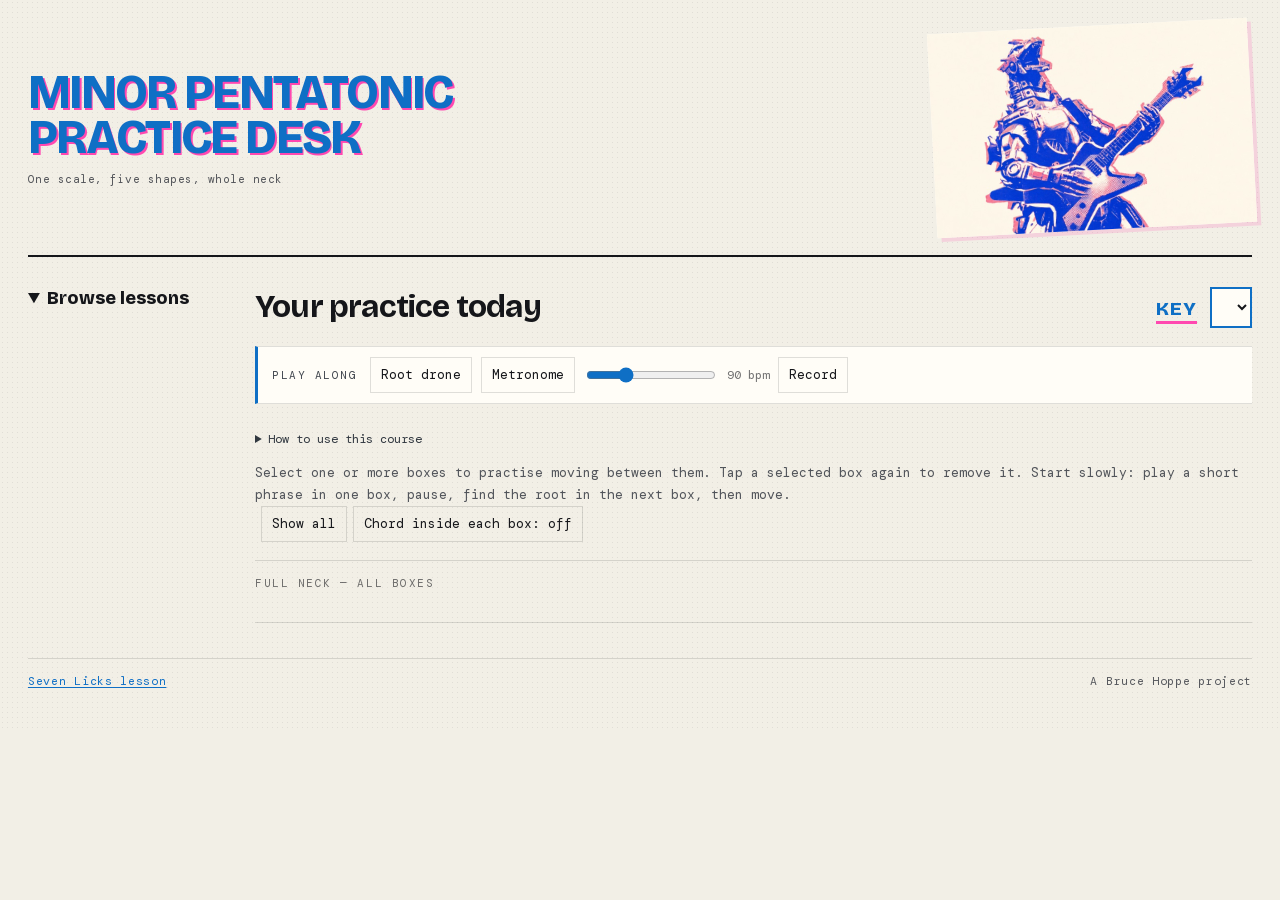
<file: docs/ui-mockup/index.html>
<!doctype html>
<html lang="en"><head><meta charset="utf-8"><meta name="viewport" content="width=device-width,initial-scale=1">
<meta http-equiv="refresh" content="0;url=../../web/">
<title>Practice Desk design adopted</title></head>
<body><p>The design is now the real app. <a href="../../web/">Open the practice desk</a>.</p></body></html>
</file>
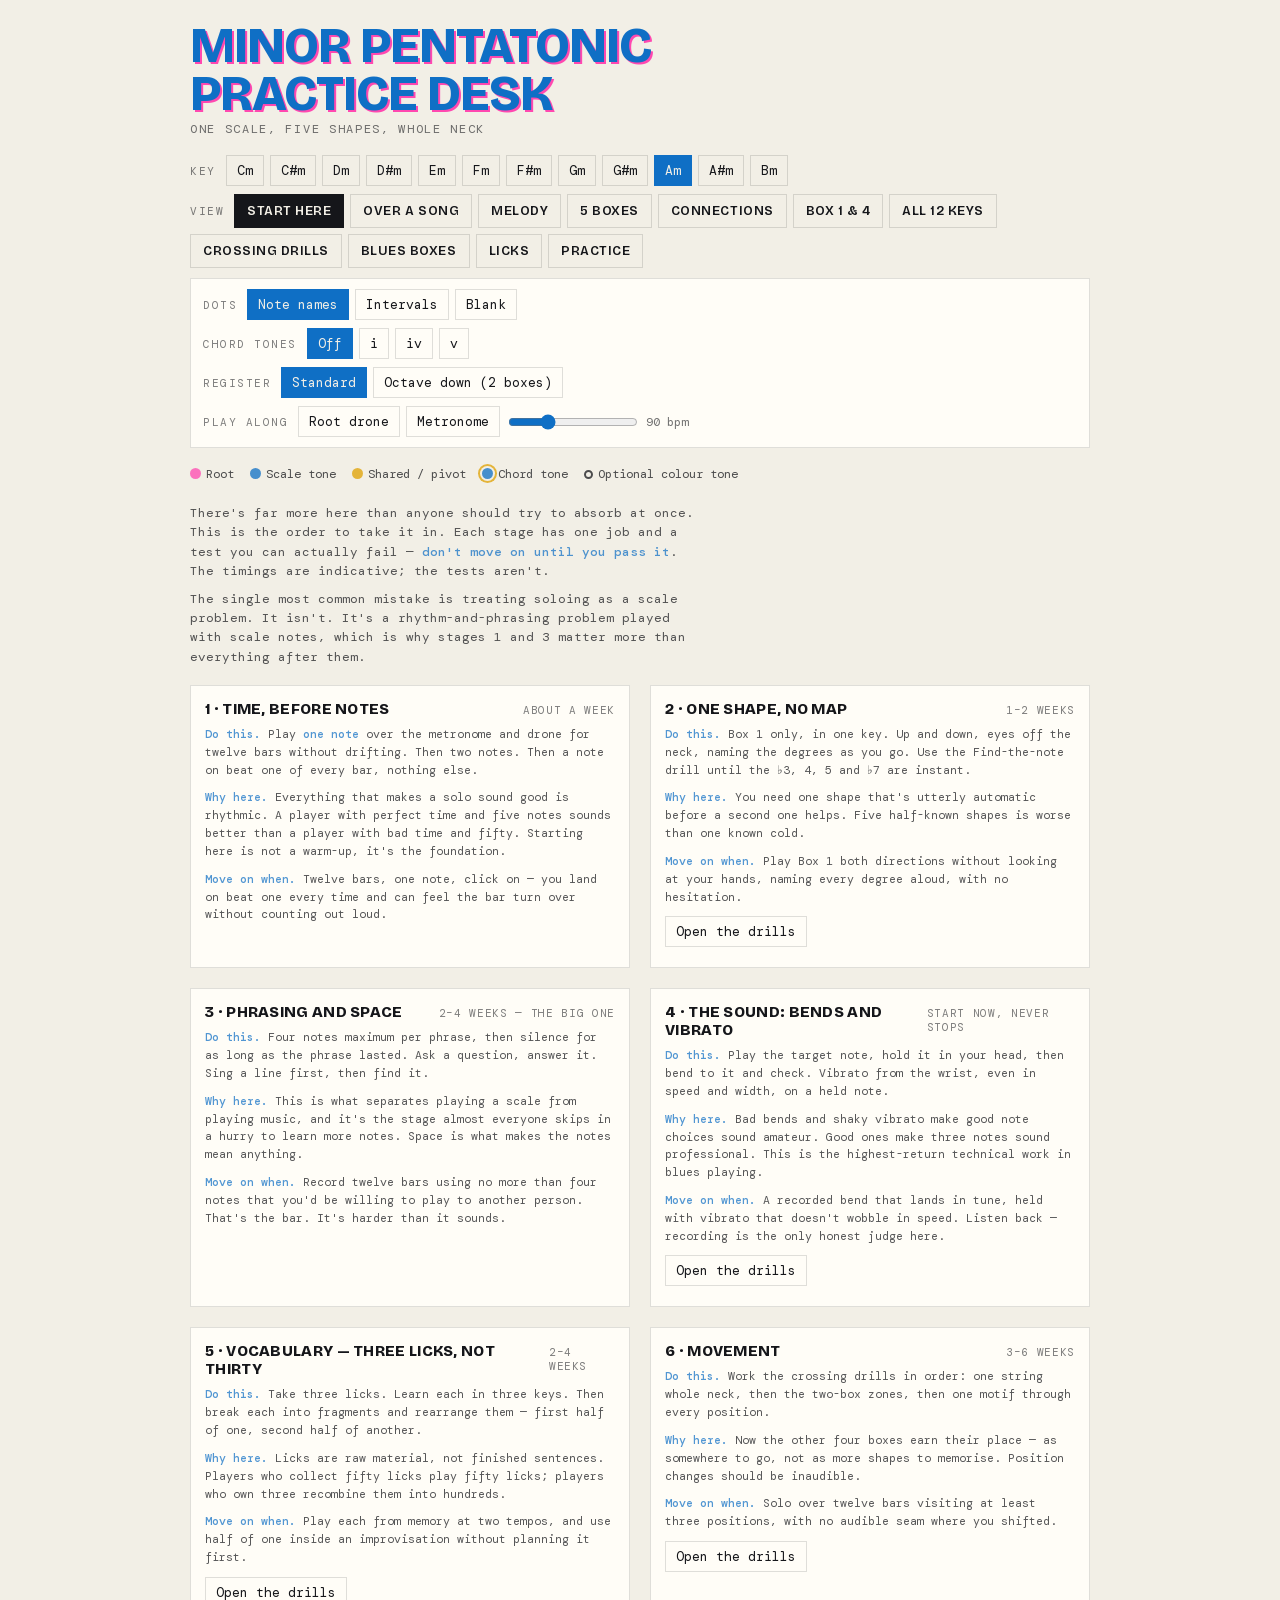
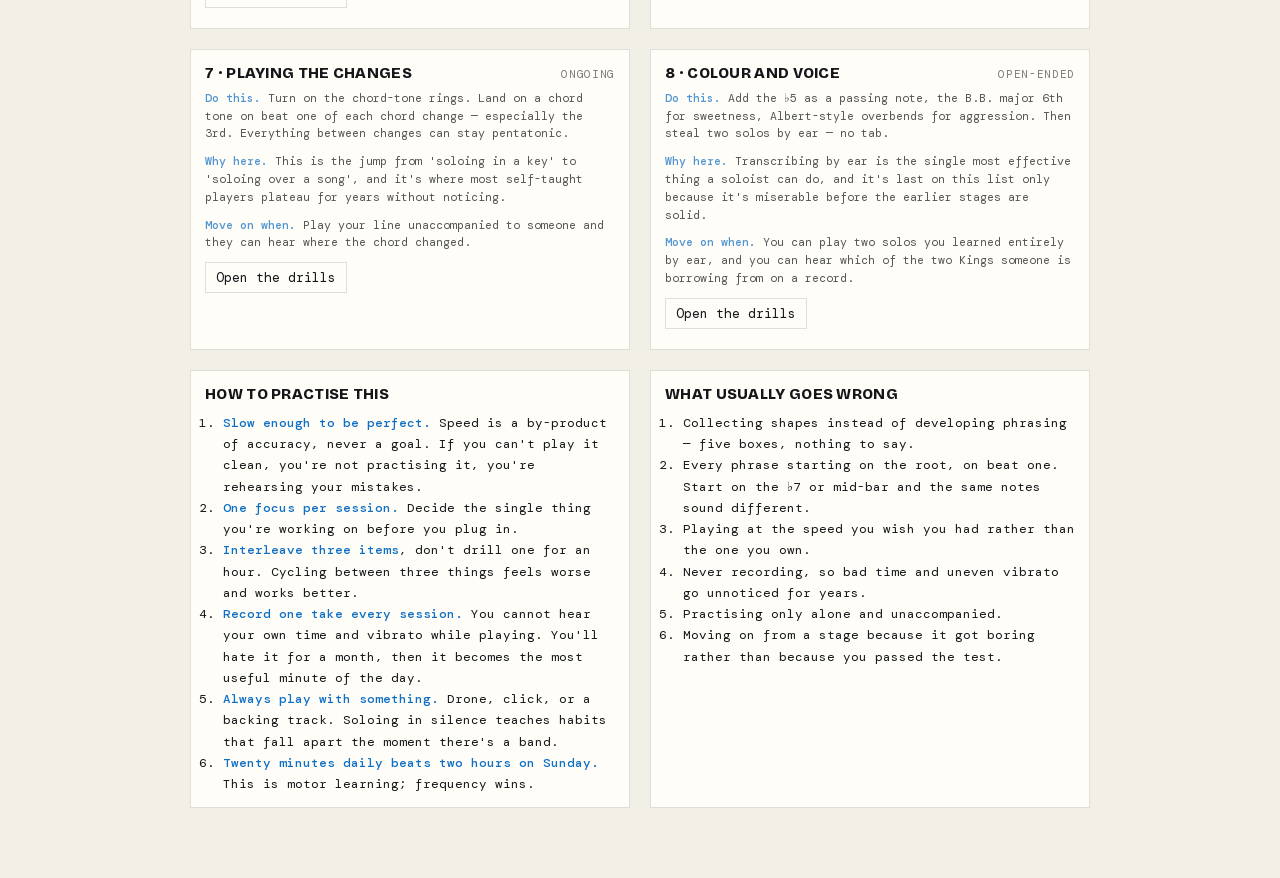
<file: reference/minor-pentatonic-boxes_2.html>
<!DOCTYPE html>
<html lang="en">
<head>
<meta charset="utf-8">
<meta name="viewport" content="width=device-width, initial-scale=1">
<title>Minor Pentatonic — practice desk</title>
<style>
/* Local copies of the typefaces the app embeds (SIL OFL; licences in fonts/). */
@font-face{
  font-family:"Bricolage Grotesque";font-style:normal;font-weight:600 800;font-display:swap;
  src:url(fonts/bricolage-grotesque-600800-latin-ext.woff2) format("woff2");
  unicode-range:U+0100-02BA, U+02BD-02C5, U+02C7-02CC, U+02CE-02D7, U+02DD-02FF, U+0304, U+0308, U+0329, U+1D00-1DBF, U+1E00-1E9F, U+1EF2-1EFF, U+2020, U+20A0-20AB, U+20AD-20C0, U+2113, U+2C60-2C7F, U+A720-A7FF;
}
@font-face{
  font-family:"Bricolage Grotesque";font-style:normal;font-weight:600 800;font-display:swap;
  src:url(fonts/bricolage-grotesque-600800-latin.woff2) format("woff2");
  unicode-range:U+0000-00FF, U+0131, U+0152-0153, U+02BB-02BC, U+02C6, U+02DA, U+02DC, U+0304, U+0308, U+0329, U+2000-206F, U+20AC, U+2122, U+2191, U+2193, U+2212, U+2215, U+FEFF, U+FFFD;
}
@font-face{
  font-family:"DM Mono";font-style:normal;font-weight:400;font-display:swap;
  src:url(fonts/dm-mono-400-latin-ext.woff2) format("woff2");
  unicode-range:U+0100-02BA, U+02BD-02C5, U+02C7-02CC, U+02CE-02D7, U+02DD-02FF, U+0304, U+0308, U+0329, U+1D00-1DBF, U+1E00-1E9F, U+1EF2-1EFF, U+2020, U+20A0-20AB, U+20AD-20C0, U+2113, U+2C60-2C7F, U+A720-A7FF;
}
@font-face{
  font-family:"DM Mono";font-style:normal;font-weight:400;font-display:swap;
  src:url(fonts/dm-mono-400-latin.woff2) format("woff2");
  unicode-range:U+0000-00FF, U+0131, U+0152-0153, U+02BB-02BC, U+02C6, U+02DA, U+02DC, U+0304, U+0308, U+0329, U+2000-206F, U+20AC, U+2122, U+2191, U+2193, U+2212, U+2215, U+FEFF, U+FFFD;
}
@font-face{
  font-family:"DM Mono";font-style:normal;font-weight:500;font-display:swap;
  src:url(fonts/dm-mono-500-latin-ext.woff2) format("woff2");
  unicode-range:U+0100-02BA, U+02BD-02C5, U+02C7-02CC, U+02CE-02D7, U+02DD-02FF, U+0304, U+0308, U+0329, U+1D00-1DBF, U+1E00-1E9F, U+1EF2-1EFF, U+2020, U+20A0-20AB, U+20AD-20C0, U+2113, U+2C60-2C7F, U+A720-A7FF;
}
@font-face{
  font-family:"DM Mono";font-style:normal;font-weight:500;font-display:swap;
  src:url(fonts/dm-mono-500-latin.woff2) format("woff2");
  unicode-range:U+0000-00FF, U+0131, U+0152-0153, U+02BB-02BC, U+02C6, U+02DA, U+02DC, U+0304, U+0308, U+0329, U+2000-206F, U+20AC, U+2122, U+2191, U+2193, U+2212, U+2215, U+FEFF, U+FFFD;
}
  :root{--paper:#F2EFE6;--card:#FFFDF7;--ink:#15161A;--pink:#FF48B0;--blue:#0F6FC5;--gold:#E0A100;--rule:#15161A22}
  *{box-sizing:border-box}
  html,body{margin:0;background:var(--paper);color:var(--ink)}
  body{font-family:"DM Mono",ui-monospace,Menlo,monospace;padding:22px 16px 70px;
    background-image:radial-gradient(var(--rule) .5px,transparent .5px);background-size:4px 4px}
  .wrap{max-width:900px;margin:0 auto}
  h1{font-family:"Bricolage Grotesque",system-ui,sans-serif;font-weight:800;
    font-size:clamp(28px,7.5vw,50px);line-height:.95;margin:0 0 4px;letter-spacing:-.02em;
    text-transform:uppercase;color:var(--blue);text-shadow:2px 2px 0 var(--pink)}
  .sub{font-size:12px;letter-spacing:.14em;text-transform:uppercase;opacity:.6;margin:0 0 18px}
  .row{display:flex;flex-wrap:wrap;gap:6px;align-items:center;margin-bottom:8px}
  .row>span.lbl{font-size:11px;letter-spacing:.14em;text-transform:uppercase;opacity:.55;margin-right:4px}
  button{font-family:inherit;font-size:13px;padding:6px 10px;cursor:pointer;background:transparent;
    color:var(--ink);border:1px solid var(--rule);border-radius:0}
  button:hover{border-color:var(--blue);color:var(--blue)}
  button[aria-pressed="true"]{background:var(--blue);color:var(--paper);border-color:var(--blue)}
  button:focus-visible{outline:2px solid var(--pink);outline-offset:2px}
  nav button{font-family:"Bricolage Grotesque",system-ui,sans-serif;font-weight:600;
    text-transform:uppercase;letter-spacing:.04em;font-size:13px;padding:8px 12px}
  nav button[aria-pressed="true"]{background:var(--ink);border-color:var(--ink)}
  .bar{border:1px solid var(--rule);background:var(--card);padding:10px 12px;margin:10px 0 18px}
  .bar .row{margin:0}
  .bar .row+.row{margin-top:8px}
  input[type=range]{accent-color:var(--blue);width:130px}
  .legend{display:flex;gap:16px;font-size:12px;margin:12px 0 22px;opacity:.75;flex-wrap:wrap}
  .swatch{display:inline-block;width:11px;height:11px;border-radius:50%;vertical-align:-1px;margin-right:5px}
  .hollow{background:transparent;border:2px solid var(--ink);width:9px;height:9px}
  .ringed{background:var(--blue);box-shadow:0 0 0 2px var(--paper),0 0 0 4px var(--gold)}
  .map{border-top:1px solid var(--rule);border-bottom:1px solid var(--rule);padding:16px 0;margin-bottom:26px;overflow-x:auto}
  .maplabel{font-size:11px;letter-spacing:.14em;text-transform:uppercase;opacity:.6;margin-bottom:10px}
  .grid{display:grid;gap:20px;grid-template-columns:repeat(auto-fit,minmax(260px,1fr))}
  .grid.wide{grid-template-columns:repeat(auto-fit,minmax(330px,1fr))}
  .card{border:1px solid var(--rule);padding:14px 14px 12px;background:var(--card);overflow-x:auto}
  .card:hover,.card:focus-within{border-color:var(--blue)}
  .card h2{font-family:"Bricolage Grotesque",system-ui,sans-serif;font-weight:800;font-size:15px;
    margin:0;letter-spacing:.02em;text-transform:uppercase;display:flex;justify-content:space-between;
    align-items:baseline;gap:8px}
  .card h2 em{font-style:normal;font-family:"DM Mono",monospace;font-weight:400;font-size:11px;opacity:.55;letter-spacing:.06em}
  .tip{font-size:11.5px;line-height:1.55;opacity:.72;margin:8px 0 0}
  .tip b{color:var(--blue);font-weight:500}
  .tip a{color:var(--blue);text-decoration:underline;text-underline-offset:2px}
  .tip a:hover{color:var(--pink)}
  .tip+.tip{margin-top:10px}
  pre{font-family:"DM Mono",monospace;font-size:11.5px;line-height:1.45;margin:10px 0 0;padding:9px 10px;
    background:#15161A08;border-left:2px solid var(--gold);overflow-x:auto}
  table{border-collapse:collapse;font-size:12px;margin-top:10px;width:100%}
  th,td{border:1px solid var(--rule);padding:4px 8px;text-align:left}
  th{font-size:10.5px;letter-spacing:.1em;text-transform:uppercase;opacity:.6;font-weight:400}
  tr.me{background:var(--blue);color:var(--paper)}
  .strip{cursor:pointer}
  .strip.open{grid-column:1/-1;border-color:var(--blue);border-width:2px}
  #boxes .card{cursor:pointer}
  #boxes .card.now{border-color:var(--pink);border-width:2px}
  .strip.now{border-color:var(--pink);border-width:2px}
  .strip h2 em{opacity:.4}
  tr.me td{border-color:var(--blue)}
  svg{display:block;max-width:100%;height:auto;margin-top:10px}
  .qn{cursor:pointer}
  .qn:focus-visible{outline:2px solid var(--pink)}
  ol{padding-left:18px;font-size:12.5px;line-height:1.7;margin:10px 0 0}
  ol b{color:var(--blue);font-weight:500}
  section[hidden]{display:none}
  .status{font-size:12px;margin-top:10px;min-height:18px}
  .status b{color:var(--pink)}
</style>
</head>
<body>
<div class="wrap">
  <h1>Minor pentatonic<br>practice desk</h1>
  <p class="sub">One scale, five shapes, whole neck</p>

  <div class="row" id="keys"><span class="lbl">Key</span></div>
  <nav class="row" id="views"><span class="lbl">View</span></nav>

  <div class="bar">
    <div class="row" id="labels"><span class="lbl">Dots</span></div>
    <div class="row" id="chords"><span class="lbl">Chord tones</span></div>
    <div class="row" id="regs"><span class="lbl">Register</span></div>
    <div class="row">
      <span class="lbl">Play along</span>
      <button id="drone">Root drone</button>
      <button id="click">Metronome</button>
      <input type="range" id="bpm" min="40" max="220" value="90" aria-label="Tempo">
      <span id="bpmv" style="font-size:12px;opacity:.6">90 bpm</span>
      <span id="audiomsg" style="font-size:11.5px;color:var(--pink)"></span>
    </div>
  </div>

  <div class="legend">
    <div><i class="swatch" style="background:var(--pink)"></i>Root</div>
    <div><i class="swatch" style="background:var(--blue)"></i>Scale tone</div>
    <div><i class="swatch" style="background:var(--gold)"></i>Shared / pivot</div>
    <div><i class="swatch ringed"></i>Chord tone</div>
    <div><i class="swatch hollow"></i>Optional colour tone</div>
  </div>

  <section id="v-path">
    <p class="tip" style="max-width:64ch;margin:0 0 8px;font-size:12.5px">
      There's far more here than anyone should try to absorb at once. This is the order to take it in.
      Each stage has one job and a test you can actually fail — <b>don't move on until you pass it</b>.
      The timings are indicative; the tests aren't.</p>
    <p class="tip" style="max-width:64ch;margin:0 0 18px;font-size:12.5px">
      The single most common mistake is treating soloing as a scale problem. It isn't. It's a
      rhythm-and-phrasing problem played with scale notes, which is why stages 1 and 3 matter more
      than everything after them.</p>
    <div class="grid wide" id="path"></div>
  </section>

  <section id="v-song" hidden>
    <p class="tip" style="max-width:64ch;margin:0 0 18px;font-size:12.5px">
      The missing piece is almost always this: <b>the scale comes from the song, not from the guitar.</b>
      You don't decide to play A minor pentatonic — the song decides, and your job is to find out what it
      already chose. Here's the whole procedure.</p>
    <div class="grid wide" id="song"></div>
  </section>

  <section id="v-melody" hidden>
    <p class="tip" style="max-width:64ch;margin:0 0 18px;font-size:12.5px">
      Melody is a <b>shape over time</b>. Scale playing is a sequence of notes. These four things
      convert one into the other.</p>
    <div class="grid wide" id="melody"></div>
  </section>

  <section id="v-boxes">
    <div class="map"><div class="maplabel" id="maplabel">Full neck — tap a box to isolate it</div><div id="fullmap"></div></div>
    <div class="grid" id="boxes"></div>
  </section>

  <section id="v-connect" hidden>
    <p class="tip" style="max-width:60ch;margin:0 0 18px;font-size:12.5px">
      Every box overlaps the next by exactly one note per string: <b>the higher note of a box is the
      lower note of the box above it</b>. Those gold notes are your doors.</p>
    <div class="grid wide" id="connect"></div>
  </section>

  <section id="v-land" hidden>
    <p class="tip" style="max-width:64ch;margin:0 0 8px;font-size:12.5px">
      You don't need five shapes to cover the neck. <b>Box 1 and Box 4 are the two landmarks</b> —
      between them they give you a root under the index finger in two different places, and almost
      everything most players do lives in one or the other.</p>
    <p class="tip" style="max-width:64ch;margin:0 0 18px;font-size:12.5px">
      Learn these two cold and treat 2, 3 and 5 as the connective tissue between them.</p>
    <div class="grid wide" id="land"></div>
  </section>

  <section id="v-chart" hidden>
    <p class="tip" style="max-width:64ch;margin:0 0 8px;font-size:12.5px">
      Every key at once. <b style="color:var(--blue)">Blue = Box 1</b>,
      <b style="color:#9a6f00">gold = Box 4</b>, pink rings are roots. Labels under each zone read
      <i>shape · starting fret</i>. Where a shape fits twice on a 22-fret neck it's drawn twice —
      that's the same shape an octave apart, not a new one.</p>
    <p class="tip" style="max-width:64ch;margin:0 0 18px;font-size:12.5px">
      Notice the pattern: <b>the gold zone is always seven frets right of the blue one</b>, in every
      key, without exception. That gap never changes — only where the pair sits on the neck.</p>
    <p class="tip" style="max-width:64ch;margin:0 0 18px;font-size:12.5px">
      <b style="color:var(--pink)">The pink path is the slide run</b> from Box 1 up into Box 4 — every
      note of it, with arrows on the two slides. It's the same run in every key; only the fret numbers
      move.</p>
    <p class="tip" style="max-width:64ch;margin:0 0 18px;font-size:12.5px">
      The faint grey dots are the rest of the scale. <b>There's no empty ground between the two
      landmarks</b> — Boxes 2 and 3 fill it, and the slide run walks straight through them. Tap any key
      to load it into the rest of the app.</p>
    <div class="grid" id="chart" style="grid-template-columns:repeat(auto-fit,minmax(420px,1fr))"></div>
  </section>

  <section id="v-blues" hidden>
    <p class="tip" style="max-width:60ch;margin:0 0 18px;font-size:12.5px">
      Not separate scales — small, high-value neighbourhoods carved out of the boxes you already know.</p>
    <div class="grid" id="blues"></div>

    <div class="grid wide" style="margin-top:20px">
      <div class="card">
        <h2>How B.B. used it<em>economy</em></h2>
        <p class="tip">His root sits on the <b>B string under the index finger</b> — that's the anchor the
        whole box is built around, and it's why you so often saw him planted in one place, barely moving.
        The box is small on purpose. Nothing is there to run through; every note has to earn its place,
        so the expression comes from touch, vibrato and the exact timing of a bend rather than from
        speed.</p>
        <p class="tip">The theory move that makes it sound like him: he leans on the <b>major 6th</b>
        — the dashed note above — often in place of the ♭7. That single swap tilts a minor-sounding
        shape toward major, which is why his playing sounds sweet and vocal rather than dark. Keep the
        ♭7 as seasoning, not a foundation. One caution: over a genuinely minor blues the 6th clashes,
        so the sweet note belongs in major/dominant blues.</p>
        <p class="tip">And the vibrato. His was fast, wide and generated from the wrist, applied to a
        held note as the destination of a phrase. Practise it alone: one note, thirty seconds, no
        other notes allowed.</p>
      </div>
      <div class="card">
        <h2>How Albert used it<em>violence</em></h2>
        <p class="tip">Five notes off the top of Box 2 and almost nothing else — he reused the same
        small vocabulary constantly. What makes it enormous is the bending. He <b>overbent</b>: not
        just a whole step, but a step and a half or two full steps, bending one note up to the pitch
        of a note three or four frets higher, then dropping it in stages rather than releasing cleanly.
        He also stacked bends — hitting the same fret with a half-step, then a whole step, then further
        — so one note produced several pitches.</p>
        <p class="tip">Phrasing tells: he came in <b>late</b>, often on beat two rather than beat one,
        which gives the lines their slinky, behind-the-beat drag. And he liked resolving to the
        <b>5th</b> instead of the root — less final, more suspended.</p>
        <p class="tip">Worth knowing before you try to match him: he was a left-hander playing a
        right-handed Flying V flipped over, so the treble strings were nearest the floor and he
        <i>pulled</i> them downward instead of pushing up. He tuned well below standard, used very
        light strings, and played with thumb and fingers, no pick. The bends aren't superhuman —
        the setup was doing a lot of the work. On your SG in standard tuning, a step and a half is
        a realistic ceiling; go for the sound of the phrasing, not the exact interval.</p>
      </div>
      <div class="card">
        <h2>Where to hear and read it<em>search these titles</em></h2>
        <p class="tip"><b>Listen first.</b> B.B.: <i>Live at the Regal</i> (1965) — the whole record is
        the box in action. Albert: <i>Born Under a Bad Sign</i> (1967), and <i>Blues Power</i> from
        <i>Live Wire/Blues Power</i> for the bending at full stretch.</p>
        <p class="tip"><b>B.B. box lessons</b><br>
        Guitar World — the movable B.B. box<br>
        Premier Guitar — Deep Blues, with notation and a backing track<br>
        Happy Bluesman — what it is and how to use it<br>
        Active Melody — his approach to a solo</p>
        <p class="tip"><b>Albert King lessons</b><br>
        Happy Bluesman — the Albert King box<br>
        Happy Bluesman — bend stacking<br>
        Guitar World — Jared James Nichols on Albert's fingerstyle<br>
        Riff Journal — his upside-down setup and bending technique</p>
      </div>
    </div>
  </section>

  <section id="v-licks" hidden>
    <p class="tip" style="max-width:60ch;margin:0 0 18px;font-size:12.5px">
      Numbers are playing order. <b>b</b> bend, <b>r</b> release, <b>/</b> slide, <b>~</b> vibrato.</p>
    <div class="grid wide" id="licks"></div>
  </section>

  <section id="v-cross" hidden>
    <p class="tip" style="max-width:62ch;margin:0 0 18px;font-size:12.5px">
      There is only one connection rule, repeated four times: <b>on every string, the upper note of a
      box is the lower note of the box above it</b>. Work these four drills in order — each one is a
      prerequisite for the next.</p>
    <div class="grid wide" id="cross"></div>
  </section>

  <section id="v-practice" hidden>
    <div class="grid wide">
      <div class="card">
        <h2>Find the note<em>tap the dots</em></h2>
        <div id="quizboard"></div>
        <div class="status" id="quizstatus"></div>
        <div class="row" style="margin-top:10px"><button id="newquiz">New drill</button></div>
      </div>
      <div class="card">
        <h2>Session<em>interleaved, ~25 min</em></h2>
        <ol id="session"></ol>
        <div class="row" style="margin-top:12px"><button id="newsession">Build another</button></div>
        <p class="tip">Say the shape's name out loud before you play it, and record one take at the end.</p>
      </div>
    </div>
  </section>
</div>

<script>
const NOTES=["C","C#","D","D#","E","F","F#","G","G#","A","A#","B"];
const IV={0:"1",2:"2",3:"♭3",5:"4",6:"♭5",7:"5",9:"6",10:"♭7"};
const OPEN=[4,11,7,2,9,4], SL=["e","B","G","D","A","E"];
const BOXES=[
  {n:1,off:[[0,3],[0,3],[0,2],[0,2],[0,2],[0,3]],tip:"Home base. Root under the first finger on both E strings."},
  {n:2,off:[[3,5],[3,5],[2,4],[2,5],[2,5],[3,5]],tip:"The stretchy one. Roots land on the D and high-e strings."},
  {n:3,off:[[5,7],[5,8],[4,7],[5,7],[5,7],[5,7]],tip:"Roots on the A and G strings. Top half is the B.B. box."},
  {n:4,off:[[7,10],[8,10],[7,9],[7,9],[7,10],[7,10]],tip:"Box 1's shape moved across a string set."},
  {n:5,off:[[10,12],[10,12],[9,12],[9,12],[10,12],[10,12]],tip:"Closes the loop — its top edge is Box 1, an octave up."}
];
let key=9, view="path", labelMode="name", chord=null, reg=0, chartOpen=null, boxLock=null;

const baseFret=()=>{const f=(key-OPEN[5]+12)%12;return f===0?12:f;};
const rootFret=()=>baseFret()+reg;
const validBoxes=()=>BOXES.filter(b=>Math.min(...b.off.flat())+rootFret()>=0);
const noteAt=(s,f)=>(OPEN[s]+f)%12;
const deg=pc=>(pc-key+12)%12;
const isScale=pc=>[0,3,5,7,10].includes(deg(pc));
const CHORDS={i:[0,3,7],iv:[5,8,0],v:[7,10,2]};
const isChordTone=pc=>chord?CHORDS[chord].includes(deg(pc)):false;
function boxNotes(b){const R=rootFret(),o=[];b.off.forEach((p,s)=>p.forEach(x=>o.push({s,f:x+R})));return o;}
const kindOf=n=>noteAt(n.s,n.f)===key?"root":"tone";
function dotText(n){
  if(n.ord!==undefined)return n.ord;
  if(labelMode==="none")return "";
  const pc=noteAt(n.s,n.f);
  return labelMode==="interval"?(IV[deg(pc)]||""):NOTES[pc];
}

function fretboard(notes,{w=52,h=26,pad=30,quiz=false}={}){
  const fs=notes.map(n=>n.f),lo=Math.min(...fs),hi=Math.max(...fs);
  const open=lo===0, P=pad+(open?24:0);
  const start=Math.max(lo-1,0),cols=hi-start,W=P+cols*w+16,H=pad+5*h+26;
  const xOf=f=>f===0?P-20:P+(f-start-.5)*w;
  const labelX=open?9:P-13;
  let s=`<svg viewBox="0 0 ${W} ${H}" role="img" aria-label="fretboard diagram">`;
  for(let i=0;i<=cols;i++){const x=P+i*w;
    s+=`<line x1="${x}" y1="${pad}" x2="${x}" y2="${pad+5*h}" stroke="#15161A" stroke-width="${i===0&&start===0?4:1.2}" opacity="${i===0&&start===0?1:.42}"/>`;
    if(i>0)s+=`<text x="${x-w/2}" y="${pad+5*h+18}" font-size="10.5" fill="#15161A" opacity=".5" text-anchor="middle" font-family="DM Mono,monospace">${start+i}</text>`;}
  for(let r=0;r<6;r++){const y=pad+r*h;
    s+=`<line x1="${P}" y1="${y}" x2="${P+cols*w}" y2="${y}" stroke="#15161A" stroke-width="${.7+r*.28}" opacity=".55"/>`;
    s+=`<text x="${labelX}" y="${y+4}" font-size="11" fill="#15161A" opacity=".45" text-anchor="middle" font-family="DM Mono,monospace">${SL[r]}</text>`;}
  notes.forEach((n,i)=>{
    const x=xOf(n.f),y=pad+n.s*h,k=n.kind||kindOf(n),pc=noteAt(n.s,n.f);
    const fill=quiz?"var(--blue)":k==="root"?"var(--pink)":k==="pivot"?"var(--gold)":k==="ghost"?"var(--card)":"var(--blue)";
    s+=`<g class="${quiz?"qn":""}" ${quiz?`data-pc="${pc}" data-i="${i}" tabindex="0" role="button" aria-label="fret ${n.f} on ${SL[n.s]} string"`:""}>`;
    if(k!=="ghost"&&!quiz)s+=`<circle cx="${x+1.5}" cy="${y+1.5}" r="10.5" fill="${k==="root"?'var(--blue)':'var(--pink)'}" opacity=".2"/>`;
    if(!quiz&&(n.ring||isChordTone(pc)))s+=`<circle cx="${x}" cy="${y}" r="13.5" fill="none" stroke="var(--gold)" stroke-width="2.2"/>`;
    s+=`<circle cx="${x}" cy="${y}" r="10.5" fill="${fill}" stroke="#15161A" stroke-width="${k==="ghost"?1.6:0}" stroke-dasharray="${k==="ghost"?"3 2":""}"/>`;
    s+=`<text x="${x}" y="${y+3.6}" font-size="9.5" font-weight="500" fill="${k==="ghost"&&!quiz?"#15161A":"#FFFDF7"}" text-anchor="middle" font-family="DM Mono,monospace" pointer-events="none">${quiz?"":dotText(n)}</text></g>`;});
  notes.filter(n=>n.to!==undefined).forEach(n=>{
    const y=pad+n.s*h,up=n.to>n.f,r=11.5;
    const x1=xOf(n.f)+(up?r:-r), x2=xOf(n.to)+(up?-r:r), d=up?1:-1;
    s+=`<line x1="${x1}" y1="${y}" x2="${x2-d*6}" y2="${y}" stroke="var(--pink)" stroke-width="2.2"/>`;
    s+=`<polygon points="${x2},${y} ${x2-d*7},${y-4} ${x2-d*7},${y+4}" fill="var(--pink)"/>`;});
  return s+"</svg>";
}

function fullMap(hl=null){
  const R=rootFret(),w=36,h=23,pad=30,last=22,cols=last+1,W=pad+cols*w+14,H=pad+5*h+24;
  const inBox=(s,f)=>BOXES.some(b=>b.n===hl&&b.off[s].some(o=>(o+R-f)%12===0));
  let o=`<svg viewBox="0 0 ${W} ${H}" role="img" aria-label="full neck map">`;
  for(let i=0;i<=cols;i++){const x=pad+i*w;
    o+=`<line x1="${x}" y1="${pad}" x2="${x}" y2="${pad+5*h}" stroke="#15161A" stroke-width="${i===0?4:1.1}" opacity="${i===0?1:.32}"/>`;
    if(i>0)o+=`<text x="${x-w/2}" y="${pad+5*h+17}" font-size="10" fill="#15161A" opacity=".45" text-anchor="middle" font-family="DM Mono,monospace">${i}</text>`;}
  for(let r=0;r<6;r++)o+=`<line x1="${pad}" y1="${pad+r*h}" x2="${pad+cols*w}" y2="${pad+r*h}" stroke="#15161A" stroke-width="${.7+r*.25}" opacity=".5"/>`;
  for(let r=0;r<6;r++)for(let f=0;f<=last;f++){const pc=noteAt(r,f);if(!isScale(pc))continue;
    const cx=f===0?pad-11:pad+(f-.5)*w,y=pad+r*h,on=hl===null||inBox(r,f);
    if(isChordTone(pc)&&on)o+=`<circle cx="${cx}" cy="${y}" r="11" fill="none" stroke="var(--gold)" stroke-width="2"/>`;
    o+=`<circle cx="${cx}" cy="${y}" r="8.5" fill="${pc===key?'var(--pink)':'var(--blue)'}" opacity="${on?1:.12}"/>`;}
  return o+"</svg>";
}

function renderBoxes(){
  document.getElementById("fullmap").innerHTML=fullMap();
  document.getElementById("boxes").innerHTML=validBoxes().map(b=>{
    const R=rootFret(),fl=b.off.flat();
    return `<div class="card" data-box="${b.n}" tabindex="0"><h2>Box ${b.n}<em>fret ${Math.min(...fl)+R}–${Math.max(...fl)+R}</em></h2>${fretboard(boxNotes(b))}<p class="tip">${b.tip}</p></div>`;}).join("");
  const ml=document.getElementById("maplabel");
  const show=n=>{document.getElementById("fullmap").innerHTML=fullMap(n);
    ml.textContent=n===null?"Full neck — tap a box to isolate it":`Full neck — Box ${n} isolated`;};
  show(boxLock);
  document.querySelectorAll("#boxes .card").forEach(c=>{
    const n=+c.dataset.box;
    c.classList.toggle("now",boxLock===n);
    c.addEventListener("mouseenter",()=>{if(boxLock===null)show(n);});
    c.addEventListener("mouseleave",()=>{if(boxLock===null)show(null);});
    const tap=()=>{boxLock=(boxLock===n)?null:n;renderBoxes();
      document.getElementById("fullmap").scrollIntoView({block:"nearest",behavior:"smooth"});};
    c.addEventListener("click",tap);
    c.addEventListener("keydown",e=>{if(e.key==="Enter"||e.key===" "){e.preventDefault();tap();}});});
}

const SLIDE=["Slide the two top strings with your first finger — Box 1's fourth-finger note becomes Box 2's first-finger note.",
"Pivot on the G string: the note you stretched for in Box 2 sits under finger one in Box 3.",
"The B string is the smoothest door here.",
"Slide on the two E strings and you land on the Box 1 shape an octave up."];

function renderConnect(){
  const R=rootFret();
  const vb=validBoxes();
  document.getElementById("connect").innerHTML=[0,1,2,3].filter(i=>vb.includes(BOXES[i])&&vb.includes(BOXES[i+1])).map(i=>{
    const a=BOXES[i],b=BOXES[i+1],map=new Map();
    const add=(s,f)=>{const k=s+":"+f;
      if(map.has(k))map.get(k).kind="pivot";
      else map.set(k,{s,f,kind:noteAt(s,f)===key?"root":"tone"});};
    a.off.forEach((p,s)=>p.forEach(o=>add(s,o+R)));
    b.off.forEach((p,s)=>p.forEach(o=>add(s,o+R)));
    const notes=[...map.values()].map(n=>({...n,ring:n.kind==="pivot"&&noteAt(n.s,n.f)===key}));
    // arrow on the high e: slide out of the lower box into the upper one
    const from=notes.find(n=>n.s===0&&n.f===a.off[0][1]+R), toF=b.off[0][1]+R;
    if(from&&toF>from.f)from.to=toF;
    return `<div class="card"><h2>Box ${a.n} → Box ${b.n}<em>${notes.filter(n=>n.kind==="pivot").length} shared notes</em></h2>${fretboard(notes,{w:44})}<p class="tip">${SLIDE[i]} The pink arrow marks the slide on the high e; the same move is available on every string.</p></div>`;}).join("");
}

function renderBlues(){
  const R=rootFret(),c=[],vb=validBoxes(),host=document.getElementById("blues");
  if(!vb.length){host.innerHTML=`<p class="tip">Nothing here an octave down in this key — the standard register already reaches the nut.</p>`;return;}
  if(vb.includes(BOXES[0])){
  let n1=boxNotes(BOXES[0]).map(n=>({...n,kind:kindOf(n)})),b5=(key+6)%12;
  for(let s=0;s<6;s++)for(let f=R;f<=R+3;f++)if(noteAt(s,f)===b5)n1.push({s,f,kind:"ghost"});
  c.push({t:"Blues box",e:"Box 1 + ♭5",n:n1,tip:"Box 1 with the flat five dropped in. Pass <b>through</b> it — the classic move is the chromatic walk from the 4th up to the 5th on the G string."});}
  if(vb.includes(BOXES[2])){
  let bb=boxNotes(BOXES[2]).filter(n=>n.s<3).map(n=>({...n,kind:kindOf(n)}));
  bb.push({s:0,f:R+9,kind:"ghost"});
  c.push({t:"B.B. King box",e:`fret ${R+4}–${R+9}`,n:bb,tip:"Top three strings of Box 3, sat around the root on the B string, everything phrased with heavy vibrato. The dashed note is the major 6th — the sweet note that makes this box sound happier than the rest."});}
  if(vb.includes(BOXES[1])){
  let ak=boxNotes(BOXES[1]).filter(n=>n.s<3).map(n=>({...n,kind:kindOf(n)}));
  c.push({t:"Albert King box",e:`fret ${R+2}–${R+5}`,n:ak,tip:"Top three strings of Box 2, built for bending. Signature move: the high-e's upper note bent a whole step, then dropped in pitch by degrees rather than released all at once."});}
  host.innerHTML=c.map(x=>
    `<div class="card"><h2>${x.t}<em>${x.e}</em></h2>${fretboard(x.n)}<p class="tip">${x.tip}</p></div>`).join("");
}

const LICKS=[
  {t:"Descending cascade",e:"Box 1",tip:"The workhorse. Two notes per string, straight down. Then start it from the B string so it stops sounding like a scale.",n:[[0,3],[0,0],[1,3],[1,0],[2,2],[2,0],[3,2],[3,0],[4,2],[4,0],[5,3],[5,0]]},
  {t:"Rolling triplets",e:"Box 1",tip:"Three notes looped as triplets. Speed comes from repetition, not from new notes.",n:[[0,0],[1,3],[2,2],[0,0],[1,3],[2,2],[0,0]]},
  {t:"Bend and answer",e:"Box 1",tip:"Bend the G string a full step so it matches the pitch two frets up, hold, then answer with the notes above it. Check the bend against the target note first.",n:[[2,2,"b"],[2,2,"r"],[1,3],[0,0],[0,3]]},
  {t:"Sequenced fours",e:"Box 1",tip:"Four up, back one, four up. Sounds composed rather than run.",n:[[5,0],[5,3],[4,0],[4,2],[5,3],[4,0],[4,2],[3,0],[4,0],[4,2],[3,0],[3,2]]},
  {t:"B.B. descent",e:"B.B. box",tip:"Land on the root on the B string and hold it with wide, slow vibrato. The lick is mostly the last note.",n:[[0,7],[0,5],[1,8],[1,5,"~"]]},
  {t:"Albert King bend",e:"Albert King box",tip:"Bend the top note of the high e a whole step, then let it fall in stages. Vocal, not mechanical.",n:[[0,5,"b"],[0,5,"r"],[0,3],[1,5],[1,3]]},
  {t:"Blue note walk",e:"Blues box",tip:"The chromatic 4–♭5–5 climb on the G string. Keep it moving.",n:[[3,0],[3,2],[2,0],[2,2],[2,3],[2,4]]},
  {t:"Box 1 to Box 2 slide",e:"Connection",tip:"Ends on the shared note and slides into the next shape. Make it your standard way out of Box 1.",n:[[3,0],[3,2],[2,0],[2,2],[1,0],[1,3,"/"],[1,5],[0,3]]}
];
function tab(n){const R=rootFret(),rows=SL.map(l=>l+"|-");
  n.forEach(([s,o,tk])=>{const cell=String(o+R)+(tk||"");
    for(let i=0;i<6;i++)rows[i]+=(i===s?cell:"-".repeat(cell.length))+"--";});
  return rows.map(r=>r+"|").join("\n");}
function renderLicks(){
  const R=rootFret();
  document.getElementById("licks").innerHTML=LICKS.filter(l=>Math.min(...l.n.map(e=>e[1]))+R>=0).map(l=>{
    const map=new Map();
    l.n.forEach(([s,o],i)=>{const k=s+":"+o;
      if(map.has(k))map.get(k).ord+="·"+(i+1);
      else map.set(k,{s,f:o+R,ord:String(i+1),kind:noteAt(s,o+R)===key?"root":"tone"});});
    return `<div class="card"><h2>${l.t}<em>${l.e}</em></h2>${fretboard([...map.values()],{w:44})}<pre>${tab(l.n)}</pre><p class="tip">${l.tip}</p></div>`;}).join("");
}


// ---------- learning path ----------
const PATH=[
 {n:1,t:"Time, before notes",d:"about a week",go:null,
  goal:"Play <b>one note</b> over the metronome and drone for twelve bars without drifting. Then two notes. Then a note on beat one of every bar, nothing else.",
  why:"Everything that makes a solo sound good is rhythmic. A player with perfect time and five notes sounds better than a player with bad time and fifty. Starting here is not a warm-up, it's the foundation.",
  test:"Twelve bars, one note, click on — you land on beat one every time and can feel the bar turn over without counting out loud."},
 {n:2,t:"One shape, no map",d:"1–2 weeks",go:"boxes",
  goal:"Box 1 only, in one key. Up and down, eyes off the neck, naming the degrees as you go. Use the Find-the-note drill until the ♭3, 4, 5 and ♭7 are instant.",
  why:"You need one shape that's utterly automatic before a second one helps. Five half-known shapes is worse than one known cold.",
  test:"Play Box 1 both directions without looking at your hands, naming every degree aloud, with no hesitation."},
 {n:3,t:"Phrasing and space",d:"2–4 weeks — the big one",go:null,
  goal:"Four notes maximum per phrase, then silence for as long as the phrase lasted. Ask a question, answer it. Sing a line first, then find it.",
  why:"This is what separates playing a scale from playing music, and it's the stage almost everyone skips in a hurry to learn more notes. Space is what makes the notes mean anything.",
  test:"Record twelve bars using no more than four notes that you'd be willing to play to another person. That's the bar. It's harder than it sounds."},
 {n:4,t:"The sound: bends and vibrato",d:"start now, never stops",go:"blues",
  goal:"Play the target note, hold it in your head, then bend to it and check. Vibrato from the wrist, even in speed and width, on a held note.",
  why:"Bad bends and shaky vibrato make good note choices sound amateur. Good ones make three notes sound professional. This is the highest-return technical work in blues playing.",
  test:"A recorded bend that lands in tune, held with vibrato that doesn't wobble in speed. Listen back — recording is the only honest judge here."},
 {n:5,t:"Vocabulary — three licks, not thirty",d:"2–4 weeks",go:"licks",
  goal:"Take three licks. Learn each in three keys. Then break each into fragments and rearrange them — first half of one, second half of another.",
  why:"Licks are raw material, not finished sentences. Players who collect fifty licks play fifty licks; players who own three recombine them into hundreds.",
  test:"Play each from memory at two tempos, and use half of one inside an improvisation without planning it first."},
 {n:6,t:"Movement",d:"3–6 weeks",go:"cross",
  goal:"Work the crossing drills in order: one string whole neck, then the two-box zones, then one motif through every position.",
  why:"Now the other four boxes earn their place — as somewhere to go, not as more shapes to memorise. Position changes should be inaudible.",
  test:"Solo over twelve bars visiting at least three positions, with no audible seam where you shifted."},
 {n:7,t:"Playing the changes",d:"ongoing",go:"connect",
  goal:"Turn on the chord-tone rings. Land on a chord tone on beat one of each chord change — especially the 3rd. Everything between changes can stay pentatonic.",
  why:"This is the jump from 'soloing in a key' to 'soloing over a song', and it's where most self-taught players plateau for years without noticing.",
  test:"Play your line unaccompanied to someone and they can hear where the chord changed."},
 {n:8,t:"Colour and voice",d:"open-ended",go:"blues",
  goal:"Add the ♭5 as a passing note, the B.B. major 6th for sweetness, Albert-style overbends for aggression. Then steal two solos by ear — no tab.",
  why:"Transcribing by ear is the single most effective thing a soloist can do, and it's last on this list only because it's miserable before the earlier stages are solid.",
  test:"You can play two solos you learned entirely by ear, and you can hear which of the two Kings someone is borrowing from on a record."}
];
const HOWTO=[
 {t:"How to practise this",items:[
  "<b>Slow enough to be perfect.</b> Speed is a by-product of accuracy, never a goal. If you can't play it clean, you're not practising it, you're rehearsing your mistakes.",
  "<b>One focus per session.</b> Decide the single thing you're working on before you plug in.",
  "<b>Interleave three items</b>, don't drill one for an hour. Cycling between three things feels worse and works better.",
  "<b>Record one take every session.</b> You cannot hear your own time and vibrato while playing. You'll hate it for a month, then it becomes the most useful minute of the day.",
  "<b>Always play with something.</b> Drone, click, or a backing track. Soloing in silence teaches habits that fall apart the moment there's a band.",
  "<b>Twenty minutes daily beats two hours on Sunday.</b> This is motor learning; frequency wins."]},
 {t:"What usually goes wrong",items:[
  "Collecting shapes instead of developing phrasing — five boxes, nothing to say.",
  "Every phrase starting on the root, on beat one. Start on the ♭7 or mid-bar and the same notes sound different.",
  "Playing at the speed you wish you had rather than the one you own.",
  "Never recording, so bad time and uneven vibrato go unnoticed for years.",
  "Practising only alone and unaccompanied.",
  "Moving on from a stage because it got boring rather than because you passed the test."]}
];
function renderPath(){
  document.getElementById("path").innerHTML=
    PATH.map(p=>`<div class="card"><h2>${p.n} · ${p.t}<em>${p.d}</em></h2>
      <p class="tip"><b>Do this.</b> ${p.goal}</p>
      <p class="tip"><b>Why here.</b> ${p.why}</p>
      <p class="tip"><b>Move on when.</b> ${p.test}</p>
      ${p.go?`<div class="row" style="margin-top:10px"><button data-goto="${p.go}">Open the drills</button></div>`:""}
      </div>`).join("")
   +HOWTO.map(h=>`<div class="card"><h2>${h.t}</h2><ol>${h.items.map(i=>`<li>${i}</li>`).join("")}</ol></div>`).join("");
  document.querySelectorAll("#path button[data-goto]").forEach(b=>
    b.onclick=()=>{view=b.dataset.goto;render();window.scrollTo({top:0,behavior:"smooth"});});
}

// ---------- over a song ----------
function renderSong(){
  const rel=NOTES[(key+3)%12], k=NOTES[key];
  const steps=[
   {n:"1",t:"Find the home note",
    b:`Play the song and hum the note it keeps wanting to settle on — usually the chord it starts and ends on. Now find that note on the low E string. That's your root, and everything else follows from it. <b>Test it:</b> hold that one note through the whole progression. If it sounds settled and at rest, you're right. If it fights the chords, try the note a fret or two either side until one stops fighting.`},
   {n:"2",t:"Minor or major?",
    b:`If the home chord is minor, use the minor pentatonic of that note — the shapes in this app, unchanged. If the home chord is major, you have two options and they sound completely different. <b>Blues/rock</b>: use the minor pentatonic of the home note anyway. That grind of the ♭3 against the major chord <i>is</i> the blues sound. <b>Sweet/melodic</b>: use the major pentatonic, which is the same five shapes moved <b>three frets lower</b>.`},
   {n:"3",t:"The trick that unlocks it",
    b:`Minor and major pentatonic are the same shapes. You're looking at <b>${k} minor pentatonic</b> right now — those identical dots are also <b>${rel} major pentatonic</b>. Nothing moves; only the home note changes, from ${k} to ${rel}. So for a song in <b>${rel} major</b>, play exactly what's on screen but resolve your phrases to ${rel} instead of ${k}. Going the other way: a song in G major wants E minor pentatonic shapes, three frets below G.`},
   {n:"4",t:"Where on the neck",
    b:`Anywhere the shapes fit — the neck repeats every twelve frets, so a low-position and a high-position answer are both correct. Start with Box 1 sitting on your root, and use the Register toggle if the song's key puts it awkwardly high or low. Pick the position where the bends are comfortable; that matters more than which box it is.`},
   {n:"5",t:"When to play",
    b:`Solo over the <b>chords</b>, not over the singing. In most songs your slots are the intro, the instrumental section, the outro, and the gaps between vocal phrases — that last one is where the Kings did most of their work, answering the voice rather than competing with it. Learn where the sections start by counting bars, not by feel.`},
   {n:"6",t:"Follow the chords",
    b:`Pentatonic is forgiving: one scale works across a whole progression, which is why it's where everyone starts. But the line only sounds like it's <i>about</i> the song when you land on a note belonging to the chord that just arrived. Turn on the chord-tone rings, and aim to arrive on one at each change. Between changes, play anything in the scale.`}];
  const trouble=[
   ["It sounds like a scale, not a solo","That's a phrasing problem, not a note problem. Fewer notes, more space, and land somewhere on purpose. Stage 3 of the path."],
   ["It sounds fine except over one chord","Your key is right; that chord just contains a note the scale doesn't. Land on a chord tone when it arrives and pass through the rest."],
   ["Everything sounds wrong, in every position","Usually one of three things: wrong home note, the record is tuned down a half step (very common in rock), or the original uses a capo. Find the home note by ear against the record rather than trusting a chord sheet."],
   ["It's correct but dull","No contour and no repetition. One high point per solo, hit once, and one idea that comes back changed."]];
  const songs=[
   ["Sympathy for the Devil","E · chords E–D–A","Home note E. The chords are major but the sound is raunchy, so E minor pentatonic is the right call — Box 1 at fret 12, or use Register: octave down for the open position. Land on E when the E chord comes back around; it does constantly, which makes this an unusually forgiving song to learn on."],
   ["Hotel California","B minor","Home note B, minor chord, so B minor pentatonic straight off. Box 1 at fret 7. The chords move a lot here, so this is the one where chord-tone targeting pays off — pentatonic alone will sound vague."],
   ["Wish You Were Here","G major","Home note G, major chord, sweet rather than bluesy — so major pentatonic: the E minor pentatonic shapes, three frets below G, resolving to G instead of E. Exactly the swap in step 3."]];
  document.getElementById("song").innerHTML=
    steps.map(x=>`<div class="card"><h2>${x.n} · ${x.t}</h2><p class="tip">${x.b}</p></div>`).join("")
   +`<div class="card"><h2>Worked examples<em>from your list</em></h2>`
   +songs.map(([a,b,c])=>`<p class="tip"><b>${a}</b> — ${b}<br>${c}</p>`).join("")
   +`<p class="tip" style="opacity:.55">Check these against the recording you actually play along to — versions get transposed, capoed and tuned down.</p></div>`
   +`<div class="card"><h2>When it doesn't work</h2>`
   +trouble.map(([a,b])=>`<p class="tip"><b>${a}.</b> ${b}</p>`).join("")+`</div>`;
}

// ---------- melody ----------
const MELODY=[
 {t:"Sing it first",e:"the whole trick",
  b:"Sing a phrase, then find it on the neck. This isn't a warm-up — it's the test. Your voice won't sing sixteen notes in a row, won't start on beat one every time, and won't run up a scale in order. It does the melodic things automatically because it's constrained by breath and by what actually sounds like something. <b>If you can't sing what you just played, it wasn't a melody.</b> It's brutal the first few times and it fixes more than any amount of scale practice."},
 {t:"Land somewhere on purpose",e:"targets",
  b:"What makes a line sound intentional isn't the middle, it's where it stops. Choose the target before the phrase starts. The <b>♭3 and the 5th</b> are your strongest landing spots; the root is the most final, and therefore the dullest if you use it every time. Ending on the 4th or ♭7 sounds deliberately unfinished, which makes the listener wait for the next phrase — and that waiting is what melody feels like from outside."},
 {t:"Repeat yourself",e:"the embarrassing one",
  b:"A melody is a recognisable idea that comes back changed. Play a three-note figure; play it again higher; play it a third time with a different ending. That's how memorable solos are built, and it feels almost too simple while you're doing it. Constantly new notes give the listener nothing to hold. <b>Repetition is the difference between a solo someone can hum afterwards and one they can't.</b>"},
 {t:"Give it a contour",e:"one peak",
  b:"A solo needs a single high point, hit once. Start low, work up, peak, come down. If your highest note turns up in bar two and again in bar four and again in bar seven, there's no peak — and the whole thing sits flat no matter what's in it."}];
const MELDRILLS=["<b>One note, twelve bars.</b> Rhythm only. When one note sounds musical, everything else is decoration.",
 "<b>Play the vocal melody</b> of a song you know over its chords. Then decorate it slightly. Then more. You arrive at a solo that sounds melodic because it descends from an actual melody — which is essentially what B.B. was doing.",
 "<b>Three-note motif, twelve bars.</b> No new material allowed. Change the rhythm, the register, the ending.",
 "<b>Chord tones on beat one only.</b> Land on the ♭3 of whatever chord just arrived, then do as you like until the next change.",
 "<b>Call and response.</b> Play a phrase, leave a silence exactly as long, then answer it. Two bars on, two bars off, for the whole song."];
function renderMelody(){
  document.getElementById("melody").innerHTML=
    MELODY.map(m=>`<div class="card"><h2>${m.t}<em>${m.e}</em></h2><p class="tip">${m.b}</p></div>`).join("")
   +`<div class="card"><h2>Drills<em>pick one per session</em></h2><ol>${MELDRILLS.map(d=>`<li>${d}</li>`).join("")}</ol></div>`
   +`<div class="card"><h2>For your material<em>atmospheric, not busy</em></h2>
     <p class="tip">Given what you actually listen to — Gary Jules, SQÜRL, Love and Rockets — melodic in that
     world means <b>sustain and space</b> far more than note choice. Long notes with vibrato, a lot of silence,
     and the amp doing half the work. Those players aren't playing many notes at all, and the P-90 into a clean
     Princeton-style setting will hold a note longer than you think if you let it.</p>
     <p class="tip">The thing that'll hold you back longest is playing faster than you can hear. Melody requires
     listening to the note you just played while choosing the next one, and above a certain tempo that's simply
     not possible yet.</p></div>`;
}

// ---------- landmark shapes: box 1 & 4 ----------
// [string, offset, slideToOffset?]
const RUN_UP=[[5,0],[5,3,5],[5,5],[4,2],[4,5,7],[4,7],[3,7],[3,9],[2,7],[2,9]];
const RUN_DN=[[2,9],[2,7],[3,9],[3,7],[4,7,5],[4,5],[4,2],[5,5,3],[5,3],[5,0]];
function runNotes(run){const R=rootFret(),m=new Map();
  run.forEach(([st,o,to],i)=>{const k=st+":"+o,e=m.get(k);
    if(e){e.ord+="\u00b7"+(i+1);if(to!==undefined)e.to=to+R;}
    else m.set(k,{s:st,f:o+R,ord:String(i+1),kind:noteAt(st,o+R)===key?"root":"tone",...(to!==undefined?{to:to+R}:{})});});
  return [...m.values()];}
function runTab(run){return tab(run.map(([st,o,to])=>to!==undefined?[st,o,"/"]:[st,o]));}
const PHRASE=[[1,3],[0,0],[0,3,"~"],[1,10],[1,8],[2,9,"~"]];
function renderLand(){
  const R=rootFret(),k=NOTES[key],vb=validBoxes(),host=document.getElementById("land");
  const have1=vb.includes(BOXES[0]),have4=vb.includes(BOXES[3]),c=[];
  if(have1)c.push(`<div class="card"><h2>Box 1 — landmark A<em>fret ${R}\u2013${R+3}</em></h2>
    ${fretboard(boxNotes(BOXES[0]))}
    <p class="tip"><b>Root: index finger, 6th string, fret ${R}.</b> The one everybody learns first,
    and the easiest to find — you locate the root on the low E and the shape falls under your hand.
    Roots also sit on the D string (fret ${R+2}) and the high e (fret ${R}).</p></div>`);
  if(have4)c.push(`<div class="card"><h2>Box 4 — landmark B<em>fret ${R+7}\u2013${R+10}</em></h2>
    ${fretboard(boxNotes(BOXES[3]))}
    <p class="tip"><b>Root: index finger, 5th string, fret ${R+7}.</b> Same job as Box 1, seven frets up
    and one string over — so you find it by locating ${k} on the A string instead of the low E. The other
    root is on the G string at fret ${R+9}.</p></div>`);
  if(have1&&have4)c.push(`<div class="card"><h2>Why these two<em>the relationship</em></h2>
    <p class="tip"><b>Box 4 is Box 1 moved up seven frets.</b> Not loosely — literally. Four of the six
    strings are the identical two-fret pattern shifted up seven; only the A string and the B string
    differ, each by a single fret. That's why Box 4 falls under the hand so easily once Box 1 is solid,
    and it's the reason these two became the standard pair.</p>
    <p class="tip">Together they cover the neck: Box 1 at fret ${R} and Box 4 at fret ${R+7}, then Box 1
    again an octave up at fret ${R+12}. Root on the 6th string, root on the 5th string — those are the
    only two things you have to find.</p>
    <p class="tip">Box 2 and 3 sit between them and Box 5 sits above; treat them as the road, not as
    destinations.</p></div>`);
  if(have1&&have4){
    c.push(`<div class="card"><h2>Sliding up<em>Box 1 \u2192 Box 4</em></h2>
      ${fretboard(runNotes(RUN_UP),{w:40})}
      <pre>${runTab(RUN_UP)}</pre>
      <p class="tip"><b>Pink arrows are slides</b> — same finger, same string, don't re-pick.
      Two of them carry you the whole way: one on the low E (fret ${R+3} to ${R+5}) and one on the A
      string (fret ${R+5} to ${R+7}). That second slide lands you on the root, and you are in Box 4.
      The run finishes on the root again on the G string at fret ${R+9}.</p>
      <p class="tip">Use the <b>third finger</b> for both slides, so the hand arrives with the index
      free to cover the new position. This one line is the whole connection system — learn it in a
      single key, then move it.</p></div>`);
    c.push(`<div class="card"><h2>Sliding down<em>Box 4 \u2192 Box 1</em></h2>
      ${fretboard(runNotes(RUN_DN),{w:40})}
      <pre>${runTab(RUN_DN)}</pre>
      <p class="tip">The same road travelled the other way. Slide with the <b>first finger</b> coming
      down — fret ${R+7} to ${R+5} on the A string, then ${R+5} to ${R+3} on the low E. Going up the
      third finger leads; coming down the index does.</p>
      <p class="tip">Practise both in one breath: up, pause on the root, back down. When that feels
      like one movement rather than two shapes joined end to end, the pair is yours.</p></div>`);
    c.push(`<div class="card"><h2>Call and answer<em>phrase across the pair</em></h2>
      ${fretboard(PHRASE.map(([s,o],i)=>({s,f:o+R,ord:String(i+1),kind:noteAt(s,o+R)===key?"root":"tone"})),{w:38})}
      <pre>${tab(PHRASE)}</pre>
      <p class="tip">First three notes ask the question down in Box 1, ending on a held note with vibrato.
      <b>Leave a full bar of silence.</b> Then answer up in Box 4 and land on the root on the G string.
      Same idea, two landmarks — this is what using both shapes actually sounds like, and it's four
      seconds of music, not an exercise.</p></div>`);
  }
  if(!c.length)c.push(`<p class="tip">Neither landmark shape fits at this register in ${k} minor — switch back to Standard.</p>`);
  // all-keys reference
  let rows="";
  for(let i=0;i<12;i++){
    const base=((i-OPEN[5]+12)%12)||12, low=base-12;
    rows+=`<tr${i===key?' class="me"':''}><td>${NOTES[i]}m</td><td>${base}\u2013${base+3}</td>`
        +`<td>${base+7}\u2013${base+10}</td>`
        +`<td>${low>=0?`${low}\u2013${low+3}`:"\u2014"}</td>`
        +`<td>${low+7>=0?`${low+7}\u2013${low+10}`:"\u2014"}</td></tr>`;}
  c.push(`<div class="card"><h2>All twelve keys<em>where the landmarks sit</em></h2>
    <table><thead><tr><th>Key</th><th>Box 1</th><th>Box 4</th><th>Box 1 low</th><th>Box 4 low</th></tr></thead>
    <tbody>${rows}</tbody></table>
    <p class="tip">The last two columns are the same shapes twelve frets lower, where they still fit on the
    neck. Find the root on the 6th string for Box 1 and on the 5th string for Box 4 and you never need
    this table again — but it's a useful check while the root positions are still going in.</p></div>`);
  host.innerHTML=c.join("");
}

// ---------- all-keys landmark chart ----------
function keyStrip(ki,{w=25,h=11,pad=16,last=22,big=false}={}){
  const base=((ki-OPEN[5]+12)%12)||12;
  const W=pad+(last+1)*w+4, H=pad+5*h+15;
  const nAt=(st,f)=>(OPEN[st]+f)%12;
  const posns=[];
  [[0,"b1"],[3,"b4"]].forEach(([bi,tag])=>{
    for(let sh=-24;sh<=24;sh+=12){
      const R=base+sh, fl=BOXES[bi].off.flat();
      if(Math.min(...fl)+R>=0&&Math.max(...fl)+R<=last)posns.push({bi,tag,R});}});
  let o=`<svg viewBox="0 0 ${W} ${H}" role="img" aria-label="${NOTES[ki]} minor landmark positions">`;
  // fret grid
  for(let i=0;i<=last+1;i++){const x=pad+i*w;
    o+=`<line x1="${x}" y1="${pad}" x2="${x}" y2="${pad+5*h}" stroke="#15161A" stroke-width="${i===0?3:.8}" opacity="${i===0?1:.22}"/>`;}
  for(let r=0;r<6;r++)o+=`<line x1="${pad}" y1="${pad+r*h}" x2="${pad+(last+1)*w}" y2="${pad+r*h}" stroke="#15161A" stroke-width="${.5+r*.16}" opacity=".4"/>`;
  [3,5,7,9,15,17,19,21].forEach(f=>o+=`<circle cx="${pad+(f-.5)*w}" cy="${pad+2.5*h}" r="1.8" fill="#15161A" opacity=".2"/>`);
  [12].forEach(f=>{o+=`<circle cx="${pad+(f-.5)*w}" cy="${pad+1.5*h}" r="1.8" fill="#15161A" opacity=".28"/>`;
    o+=`<circle cx="${pad+(f-.5)*w}" cy="${pad+3.5*h}" r="1.8" fill="#15161A" opacity=".28"/>`;});
  // the whole scale, faint — the neck is continuous, the boxes are just slices of it
  for(let st=0;st<6;st++)for(let f=0;f<=last;f++){
    if(!isScale(nAt(st,f)))continue;
    const cx=f===0?pad-6:pad+(f-.5)*w;
    o+=`<circle cx="${cx}" cy="${pad+st*h}" r="${big?3.4:2}" fill="#15161A" opacity=".22"/>`;}
  // zone shading
  posns.forEach(pn=>{const fl=BOXES[pn.bi].off.flat(),a=Math.min(...fl)+pn.R,b=Math.max(...fl)+pn.R;
    o+=`<rect x="${pad+Math.max(a-1,0)*w}" y="${pad}" width="${(b-Math.max(a-1,0))*w}" height="${5*h}" fill="${pn.tag==="b1"?"var(--blue)":"var(--gold)"}" opacity=".07"/>`;});
  // dots
  posns.forEach(pn=>BOXES[pn.bi].off.forEach((pr,st)=>pr.forEach(off=>{
    const f=off+pn.R, cx=f===0?pad-6:pad+(f-.5)*w, cy=pad+st*h;
    const root=nAt(st,f)===ki;
    o+=`<circle cx="${cx}" cy="${cy}" r="${big?(root?8:6.5):(root?4.2:3.2)}" fill="${root?"var(--pink)":pn.tag==="b1"?"var(--blue)":"var(--gold)"}"/>`;
    if(root)o+=`<circle cx="${cx}" cy="${cy}" r="${big?11:6}" fill="none" stroke="var(--pink)" stroke-width="${big?1.6:1}"/>`;
    if(big)o+=`<text x="${cx}" y="${cy+3.2}" font-size="8" font-weight="500" font-family="DM Mono,monospace" text-anchor="middle" fill="#FFFDF7">${IV[deg(nAt(st,f))]}</text>`;})));
  // slide connectors: Box 1 -> Box 4 at each position where both fit
  posns.filter(pn=>pn.tag==="b1"&&posns.some(q=>q.tag==="b4"&&q.R===pn.R)).forEach(pn=>{
    const X=f=>f===0?pad-6:pad+(f-.5)*w;
    RUN_UP.forEach(([st,o1,to])=>{
      const cy=pad+st*h,f=o1+pn.R;
      o+=`<circle cx="${X(f)}" cy="${cy}" r="${big?5:2.6}" fill="var(--pink)"/>`;
      if(to!==undefined){const f2=to+pn.R;
        const g=big?9:4,hd=big?13:8;
        o+=`<circle cx="${X(f2)}" cy="${cy}" r="${big?5:2.6}" fill="var(--pink)"/>`;
        o+=`<line x1="${X(f)+g}" y1="${cy}" x2="${X(f2)-hd}" y2="${cy}" stroke="var(--pink)" stroke-width="${big?2.6:1.5}"/>`;
        o+=`<polygon points="${X(f2)-g+1},${cy} ${X(f2)-hd},${cy-(big?5:3)} ${X(f2)-hd},${cy+(big?5:3)}" fill="var(--pink)"/>`;}});});
  // labels
  posns.forEach(pn=>{const fl=BOXES[pn.bi].off.flat(),a=Math.min(...fl)+pn.R,b=Math.max(...fl)+pn.R;
    o+=`<text x="${pad+((a+b)/2-.5)*w}" y="${pad+5*h+(big?15:11)}" font-size="${big?11:8}" font-family="DM Mono,monospace" text-anchor="middle" fill="${pn.tag==="b1"?"var(--blue)":"#9a6f00"}">${pn.tag==="b1"?1:4}\u00b7${a}</text>`;});
  o+=`<text x="4" y="${pad-5}" font-size="${big?12:9.5}" font-family="DM Mono,monospace" fill="#15161A" opacity=".5">0</text>`;
  (big?[3,5,7,9,12,15,17,19,21]:[5,12,17]).forEach(f=>o+=`<text x="${pad+(f-.5)*w}" y="${pad-5}" font-size="${big?12:9.5}" font-family="DM Mono,monospace" text-anchor="middle" fill="#15161A" opacity="${f===12?.75:.5}">${f}</text>`);
  if(big)for(let r=0;r<6;r++)o+=`<text x="${pad-9}" y="${pad+r*h+4}" font-size="11" font-family="DM Mono,monospace" text-anchor="middle" fill="#15161A" opacity=".45">${SL[r]}</text>`;
  return o+"</svg>";
}
function renderChart(){
  document.getElementById("chart").innerHTML=NOTES.map((n,i)=>{
    const open=i===chartOpen;
    return `<div class="card strip${i===key?" now":""}${open?" open":""}" data-key="${i}" tabindex="0" role="button" aria-expanded="${open}">
       <h2>${n} minor<em>${open?"tap to close":"tap to enlarge"}</em></h2>
       ${open?keyStrip(i,{w:46,h:26,pad:26,big:true}):keyStrip(i)}
       ${open?`<p class="tip">Dots are labelled with scale degrees. <b style="color:var(--blue)">Blue = Box 1</b>,
         <b style="color:#9a6f00">gold = Box 4</b>, pink is the slide run between them, faint grey is the rest
         of the scale. This key is now loaded into every other view.</p>`:""}</div>`;}).join("");
  document.querySelectorAll("#chart .strip").forEach(c=>{
    const go=()=>{const i=+c.dataset.key;chartOpen=(chartOpen===i)?null:i;
      if(chartOpen!==null){key=i;stopDrone();
        if(reg===-12&&!BOXES.some(x=>Math.min(...x.off.flat())+baseFret()-12>=0))reg=0;}
      render();
      const el=document.querySelector("#chart .strip.open");
      if(el)el.scrollIntoView({block:"nearest",behavior:"smooth"});};
    c.onclick=go;c.onkeydown=e=>{if(e.key==="Enter"||e.key===" "){e.preventDefault();go();}};});
}
// ---------- crossing drills ----------
function oneString(s){
  const R=rootFret(),last=R+12,cells=[];
  for(let f=0;f<=last;f++){const pc=noteAt(s,f);if(isScale(pc))cells.push({f:String(f),d:IV[deg(pc)]});}
  const w=cells.map(c=>Math.max(c.f.length,c.d.length));
  return SL[s]+"|"+cells.map((c,i)=>"-"+c.f.padEnd(w[i],"-")+"-").join("")+"|\n"
       +"  "+cells.map((c,i)=>" "+c.d.padEnd(w[i]," ")+" ").join("");
}
function zoneTab(a,b){
  const ev=[];
  for(let s=5;s>=0;s--){ev.push([s,a.off[s][0]],[s,a.off[s][1]]);}
  ev.push([0,b.off[0][1],"/"]);
  for(let s=1;s<=5;s++){ev.push([s,b.off[s][1]],[s,b.off[s][0]]);}
  return tab(ev);
}
function motifTab(){
  const ev=[];
  validBoxes().forEach(b=>ev.push([1,b.off[1][0]],[1,b.off[1][1]],[0,b.off[0][0]],[0,b.off[0][1]]));
  return tab(ev).split("\n").filter(r=>/\d/.test(r)).join("\n");
}
function renderCross(){
  const R=rootFret(),c=[];
  c.push({t:"1 · One string, whole neck",e:"say the degrees aloud",
    body:`<pre>${oneString(0)}\n\n${oneString(1)}\n\n${oneString(5)}</pre>`,
    tip:"The neck laid flat. Play each line low to high naming the degree out loud, then back down. This kills the habit of thinking in blocks — the boxes are arbitrary slices of this one line."});
  const vb=validBoxes();
  [0,1,2,3].filter(i=>vb.includes(BOXES[i])&&vb.includes(BOXES[i+1])).forEach(i=>{
    const a=BOXES[i],b=BOXES[i+1];
    c.push({t:`2 · Zone ${a.n}+${b.n}`,e:"ascend, cross, descend",
      body:`<pre>${zoneTab(a,b)}</pre>`,
      tip:`Up through Box ${a.n}, slide at the shared note on the high e, down through Box ${b.n}. Then reverse the whole thing. Ascending, the shared note is your pinky in Box ${a.n} and your first finger in Box ${b.n} — slide up <b>into</b> it with the first finger and you arrive already in position. Move on when the pair feels like one shape.`});});
  c.push({t:"3 · One motif, five positions",e:"same four notes, all night",
    body:`<pre>${motifTab()}</pre>`,
    tip:"Four notes on the top two strings, played in every box. Same rhythm every time. Note there's no slide marked — the shift happens as you cross back down to the B string, and <b>a position change made while moving across strings is inaudible</b>. That's the trick behind position changes you can't hear. This drill forces the crossings to happen under musical pressure instead of as an exercise."});
  const db=vb.includes(BOXES[0])?BOXES[0]:vb[0];
  const doors=boxNotes(db).map(n=>({...n,kind:"pivot",ring:noteAt(n.s,n.f)===key}));
  c.push({t:"4 · Every note is a door",e:`Box ${db.n}, fret ${Math.min(...db.off.flat())+R}–${Math.max(...db.off.flat())+R}`,
    body:fretboard(doors,{w:46}),
    tip:"Each string in a box holds two notes: the lower one is shared with the box below, the upper one with the box above. So <b>every note you play is already a doorway</b>. Drill: drone on, wander in the box above, and shift position the moment you hit the ♭7 — land on a root or chord tone straight after, and the move sounds deliberate instead of lost. Shift in the gaps between phrases, never mid-run."});
  document.getElementById("cross").innerHTML=c.map(x=>
    `<div class="card"><h2>${x.t}<em>${x.e}</em></h2>${x.body}<p class="tip">${x.tip}</p></div>`).join("");
}

// ---------- practice ----------
let quiz=null;
function newQuiz(){
  const vs=validBoxes(),b=vs[Math.floor(Math.random()*vs.length)],t=[0,3,5,7,10][Math.floor(Math.random()*5)];
  const notes=boxNotes(b);
  quiz={box:b,target:t,total:notes.filter(n=>deg(noteAt(n.s,n.f))===t).length,found:0,wrong:0,notes};
  document.getElementById("quizboard").innerHTML=fretboard(notes,{w:46,quiz:true});
  document.getElementById("quizstatus").innerHTML=
    `Box ${b.n}, key ${NOTES[key]} minor — tap every <b>${IV[t]}</b> (${NOTES[(key+t)%12]}). 0 of ${quiz.total}.`;
  document.querySelectorAll("#quizboard .qn").forEach(g=>{
    const hit=()=>answer(g);
    g.addEventListener("click",hit);
    g.addEventListener("keydown",e=>{if(e.key==="Enter"||e.key===" "){e.preventDefault();hit();}});});
}
function answer(g){
  if(g.dataset.done||quiz.found===quiz.total)return;
  const pc=+g.dataset.pc,c=g.querySelector("circle"),t=g.querySelector("text"),st=document.getElementById("quizstatus");
  if(deg(pc)===quiz.target){
    g.dataset.done=1;quiz.found++;c.setAttribute("fill","var(--pink)");t.textContent=IV[quiz.target];
    st.innerHTML=quiz.found===quiz.total
      ? `All ${quiz.total} found${quiz.wrong?` with ${quiz.wrong} miss${quiz.wrong>1?"es":""}`:" clean"}. Now play them, lowest to highest, saying <b>${IV[quiz.target]}</b> out loud.`
      : `Tap every <b>${IV[quiz.target]}</b> (${NOTES[(key+quiz.target)%12]}). ${quiz.found} of ${quiz.total}.`;
  }else{
    quiz.wrong++;c.setAttribute("fill","var(--gold)");
    setTimeout(()=>c.setAttribute("fill","var(--blue)"),320);
    st.innerHTML=`That one's the <b>${IV[deg(pc)]}</b>. Still looking for the ${IV[quiz.target]} — ${quiz.found} of ${quiz.total}.`;
  }
}
const POOL=[...BOXES.map(b=>`<b>Box ${b.n}</b> — two notes per string, up and back, eyes off the neck`),
  ...LICKS.map(l=>`<b>${l.t}</b> (${l.e}) — slow, then one notch faster`),
  "<b>Box 1 → Box 2</b> — same lick, both positions, slide between them",
  "<b>B.B. box</b> — one note, vibrato only, thirty seconds",
  "<b>Root spotting</b> — find every root on the neck in this key, low to high"];
function newSession(){
  const p=[...POOL].sort(()=>Math.random()-.5).slice(0,3);
  document.getElementById("session").innerHTML=
    [`Warm up: root drone on, ${NOTES[key]} minor, wander for 3 min`,...p.map(x=>x+" — 5 min"),
     "Interleave: cycle back through all three once more, 4 min",
     "Record one take over the drone. Listen once. Stop."].map(x=>`<li>${x}</li>`).join("");
}

// ---------- audio ----------
let ac=null,droneNodes=null,clickTimer=null,bpm=90;
function ctx(){
  if(!ac)ac=new (window.AudioContext||window.webkitAudioContext)();
  if(ac.state==="suspended")ac.resume().then(check).catch(check);
  else check();
  return ac;
}
function check(){
  const m=document.getElementById("audiomsg");
  m.textContent=ac&&ac.state!=="running"
    ?"Browser blocked audio here — open the downloaded file directly and it'll play."
    :"";
}
const freq=pc=>110*Math.pow(2,(pc-9)/12);
function toggleDrone(btn){
  if(droneNodes){droneNodes.forEach(n=>{try{n.stop()}catch(e){}});droneNodes=null;btn.setAttribute("aria-pressed",false);return;}
  const a=ctx(),g=a.createGain();g.gain.value=.0001;g.connect(a.destination);
  g.gain.exponentialRampToValueAtTime(.09,a.currentTime+.6);
  droneNodes=[[freq(key),"sine"],[freq(key)*2,"triangle"],[freq(key)*3,"sine"]].map(([f,t],i)=>{
    const o=a.createOscillator();o.type=t;o.frequency.value=f;
    const og=a.createGain();og.gain.value=i===0?1:.28;o.connect(og);og.connect(g);o.start();return o;});
  btn.setAttribute("aria-pressed",true);
}
function toggleClick(btn){
  if(clickTimer){clearInterval(clickTimer);clickTimer=null;btn.setAttribute("aria-pressed",false);return;}
  let beat=0;const tick=()=>{const a=ctx(),o=a.createOscillator(),g=a.createGain();
    o.frequency.value=beat%4===0?1400:900;o.connect(g);g.connect(a.destination);
    g.gain.setValueAtTime(.22,a.currentTime);g.gain.exponentialRampToValueAtTime(.001,a.currentTime+.05);
    o.start();o.stop(a.currentTime+.06);beat++;};
  tick();clickTimer=setInterval(tick,60000/bpm);btn.setAttribute("aria-pressed",true);
}
function restartClick(){const b=document.getElementById("click");
  if(clickTimer){clearInterval(clickTimer);clickTimer=null;toggleClick(b);}}
function stopDrone(){if(droneNodes){droneNodes.forEach(n=>{try{n.stop()}catch(e){}});droneNodes=null;
  document.getElementById("drone").setAttribute("aria-pressed",false);}}

// ---------- shell ----------
function render(){
  ["path","song","melody","boxes","connect","land","chart","cross","blues","licks","practice"].forEach(v=>document.getElementById("v-"+v).hidden=(v!==view));
  if(view==="path")renderPath();
  if(view==="song")renderSong();
  if(view==="melody")renderMelody();
  if(view==="land")renderLand();
  if(view==="chart")renderChart();
  if(view==="boxes")renderBoxes();
  if(view==="connect")renderConnect();
  if(view==="cross")renderCross();
  if(view==="blues")renderBlues();
  if(view==="licks")renderLicks();
  if(view==="practice"){newQuiz();newSession();}
  document.querySelectorAll("#keys button").forEach(b=>b.setAttribute("aria-pressed",+b.dataset.k===key));
  document.querySelectorAll("#views button").forEach(b=>b.setAttribute("aria-pressed",b.dataset.v===view));
  document.querySelectorAll("#labels button").forEach(b=>b.setAttribute("aria-pressed",b.dataset.l===labelMode));
  document.querySelectorAll("#chords button").forEach(b=>b.setAttribute("aria-pressed",b.dataset.c===(chord||"off")));
  document.querySelectorAll("#regs button").forEach(b=>{
    b.setAttribute("aria-pressed",+b.dataset.r===reg);
    if(+b.dataset.r===-12){
      const n=BOXES.filter(x=>Math.min(...x.off.flat())+baseFret()-12>=0).length;
      b.disabled=n===0;b.style.opacity=n?1:.35;
      b.textContent=n?`Octave down (${n} box${n>1?"es":""})`:"Octave down — none";}});
}
const mk=(host,data,txt,fn)=>{const b=document.createElement("button");
  Object.entries(data).forEach(([k,v])=>b.dataset[k]=v);b.textContent=txt;b.onclick=fn;
  document.getElementById(host).appendChild(b);};
NOTES.forEach((n,i)=>mk("keys",{k:i},n+"m",()=>{key=i;stopDrone();
  if(reg===-12&&!BOXES.some(x=>Math.min(...x.off.flat())+baseFret()-12>=0))reg=0;
  render()}));
[["path","Start here"],["song","Over a song"],["melody","Melody"],["boxes","5 boxes"],["connect","Connections"],["land","Box 1 & 4"],["chart","All 12 keys"],["cross","Crossing drills"],["blues","Blues boxes"],["licks","Licks"],["practice","Practice"]]
  .forEach(([v,t])=>mk("views",{v},t,()=>{view=v;render()}));
[["name","Note names"],["interval","Intervals"],["none","Blank"]]
  .forEach(([l,t])=>mk("labels",{l},t,()=>{labelMode=l;render()}));
[["off","Off"],["i","i"],["iv","iv"],["v","v"]]
  .forEach(([c,t])=>mk("chords",{c},t,()=>{chord=c==="off"?null:c;render()}));
[[0,"Standard"],[-12,"Octave down"]]
  .forEach(([r,t])=>mk("regs",{r},t,()=>{reg=r;render()}));
document.getElementById("drone").onclick=e=>toggleDrone(e.currentTarget);
document.getElementById("click").onclick=e=>toggleClick(e.currentTarget);
document.getElementById("bpm").oninput=e=>{bpm=+e.target.value;
  document.getElementById("bpmv").textContent=bpm+" bpm";restartClick();};
document.getElementById("newquiz").onclick=newQuiz;
document.getElementById("newsession").onclick=newSession;
render();
</script>
</body>
</html>
</file>
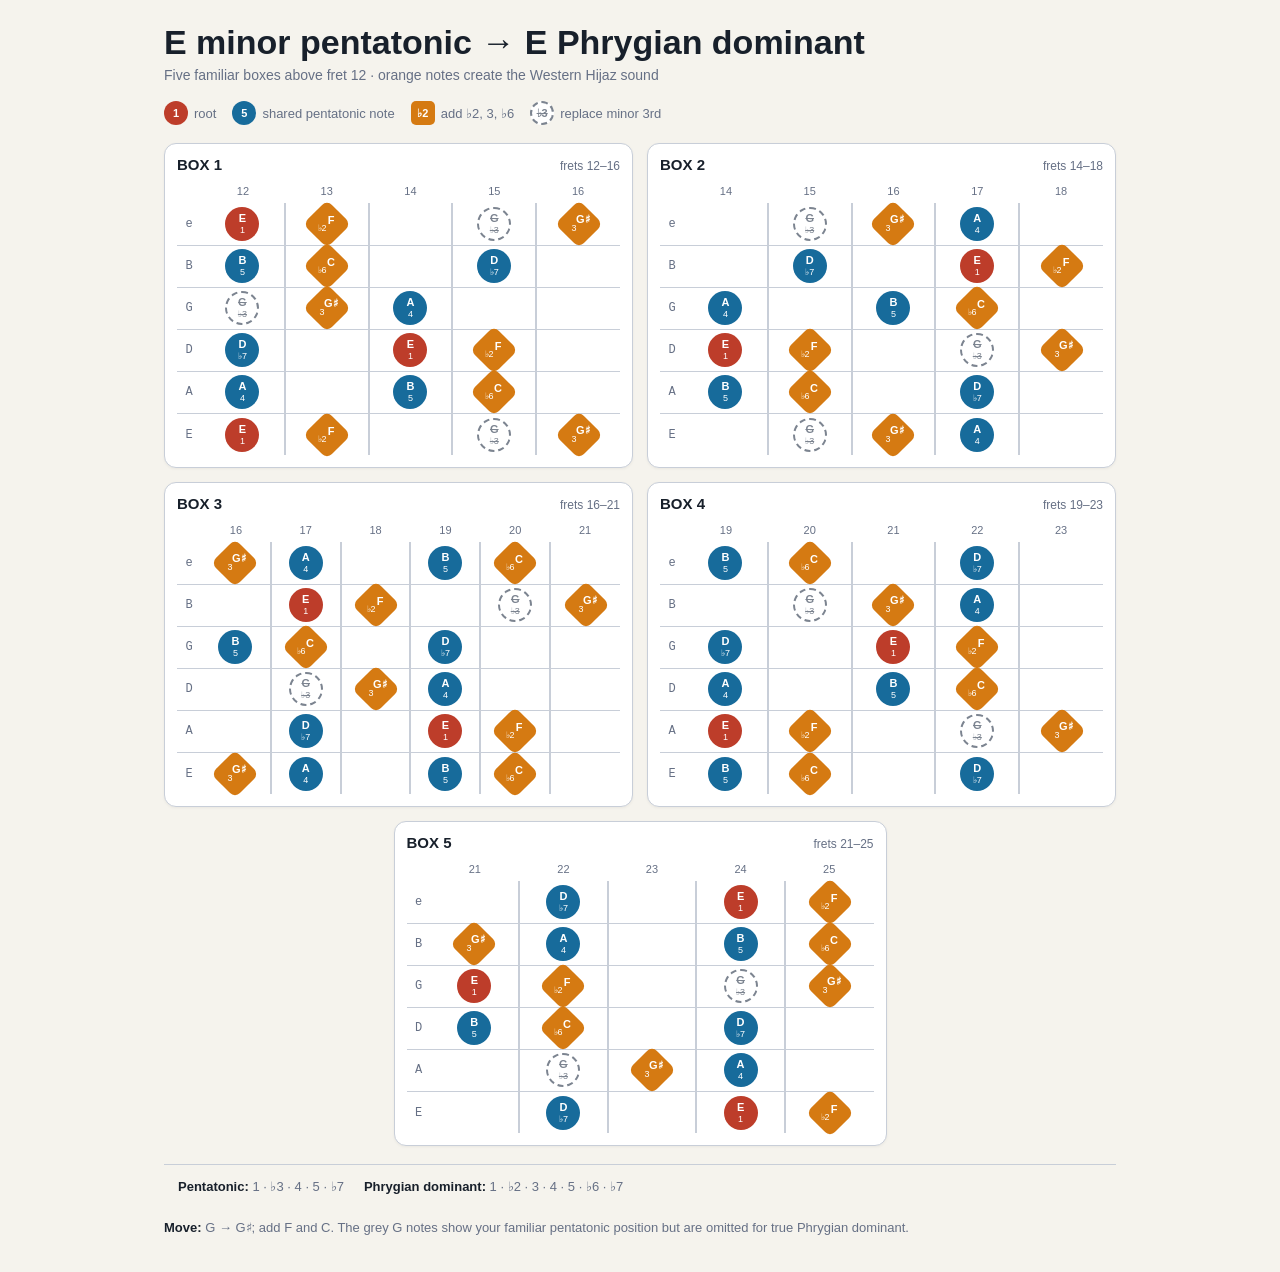
<file: web/five-pentatonic-boxes-phrygian-dominant.html>
<!doctype html>
<html lang="en">
<head>
<meta charset="utf-8">
<meta http-equiv="Content-Security-Policy" content="default-src 'self'; script-src 'self'; style-src 'self' 'unsafe-inline'; img-src 'self' data:; media-src 'self' blob: data:; object-src 'none'; base-uri 'none'; form-action 'none'">
<meta name="viewport" content="width=device-width,initial-scale=1,viewport-fit=cover">
<link rel="icon" href="assets/icon.svg" type="image/svg+xml">
<link rel="apple-touch-icon" href="assets/icon-180.png">
<title>Five Pentatonic Boxes with Phrygian Dominant</title>
<style>
:root{color-scheme:light;--ink:#18202b;--muted:#667085;--line:#c8ced8;--paper:#f5f3ed;--panel:#fff;--shared:#176b9b;--root:#bd3d2a;--colour:#d57a12;--removed:#7c8490}
*{box-sizing:border-box}body{margin:0;background:var(--paper);color:var(--ink);font-family:-apple-system,BlinkMacSystemFont,"Segoe UI",Arial,sans-serif}main{max-width:1000px;margin:auto;padding:24px}h1{font-size:clamp(22px,4vw,34px);line-height:1.1;margin:0 0 6px}.subtitle{color:var(--muted);font-size:14px;margin:0 0 18px}.legend{display:flex;flex-wrap:wrap;gap:10px 16px;margin:0 0 18px;font-size:13px;color:var(--muted)}.key{display:inline-flex;align-items:center;gap:6px}.dot{display:inline-grid;place-items:center;width:24px;height:24px;border-radius:50%;color:#fff;font-weight:700;font-size:11px}.dot.root{background:var(--root)}.dot.shared{background:var(--shared)}.dot.colour{background:var(--colour);border-radius:5px}.dot.removed{background:#fff;border:2px dashed var(--removed);color:var(--removed);text-decoration:line-through}.boxes{display:grid;grid-template-columns:repeat(2,minmax(0,1fr));gap:14px}.box{background:var(--panel);border:1px solid var(--line);border-radius:12px;padding:12px;box-shadow:0 1px 3px rgba(0,0,0,.05)}.box:last-child{grid-column:1/-1;max-width:493px;width:100%;justify-self:center}.box-head{display:flex;justify-content:space-between;align-items:baseline;margin-bottom:6px}.box-head h2{font-size:15px;margin:0}.box-head span{font-size:12px;color:var(--muted)}table{width:100%;border-collapse:collapse;table-layout:fixed}thead th{height:24px;color:var(--muted);font-size:11px;font-weight:500}thead th:first-child,tbody th{width:24px}tbody th{font:12px ui-monospace,SFMono-Regular,Menlo,monospace;color:var(--muted);font-weight:500}tbody tr{border-bottom:1px solid var(--line)}tbody tr:last-child{border-bottom:0}td{height:42px;text-align:center;border-right:2px solid var(--line);padding:1px}td:last-child{border-right:0}.note{display:inline-flex;flex-direction:column;align-items:center;justify-content:center;width:34px;height:34px;border-radius:50%;color:#fff;line-height:1;vertical-align:middle}.note b{font-size:11px}.note small{font-size:9px;margin-top:2px}.note.root{background:var(--root)}.note.shared{background:var(--shared)}.note.colour{background:var(--colour);border-radius:7px;transform:rotate(45deg)}.note.colour b,.note.colour small{transform:rotate(-45deg)}.note.removed{background:#fff;border:2px dashed var(--removed);color:var(--removed);text-decoration:line-through}.formulas{display:flex;flex-wrap:wrap;gap:8px 20px;margin-top:18px;padding:14px;border-top:1px solid var(--line);font-size:13px;color:var(--muted)}.formulas strong,.note-line strong{color:var(--ink)}.note-line{margin-top:12px;font-size:13px;color:var(--muted)}
@media(max-width:680px){main{padding:18px 12px 28px}.boxes{grid-template-columns:1fr}.box:last-child{grid-column:auto;max-width:none}.note{width:32px;height:32px}td{height:40px}.legend{font-size:12px}}
@media print{body{background:#fff}main{max-width:none;padding:10mm}.box{break-inside:avoid;box-shadow:none}}
</style>
</head>
<body>
<main>
<header><h1>E minor pentatonic → E Phrygian dominant</h1><p class="subtitle">Five familiar boxes above fret 12 · orange notes create the Western Hijaz sound</p><div class="legend" aria-label="Note legend"><span class="key"><span class="dot root">1</span>root</span><span class="key"><span class="dot shared">5</span>shared pentatonic note</span><span class="key"><span class="dot colour">♭2</span>add ♭2, 3, ♭6</span><span class="key"><span class="dot removed">♭3</span>replace minor 3rd</span></div></header>
<div class="boxes"><section class="box"><div class="box-head"><h2>BOX 1</h2><span>frets 12–16</span></div><table aria-label="BOX 1, frets 12 through 16"><thead><tr><th></th><th scope="col">12</th><th scope="col">13</th><th scope="col">14</th><th scope="col">15</th><th scope="col">16</th></tr></thead><tbody><tr><th scope="row">e</th><td><span class="note root"><b>E</b><small>1</small></span></td><td><span class="note colour"><b>F</b><small>♭2</small></span></td><td></td><td><span class="note removed"><b>G</b><small>♭3</small></span></td><td><span class="note colour"><b>G♯</b><small>3</small></span></td></tr><tr><th scope="row">B</th><td><span class="note shared"><b>B</b><small>5</small></span></td><td><span class="note colour"><b>C</b><small>♭6</small></span></td><td></td><td><span class="note shared"><b>D</b><small>♭7</small></span></td><td></td></tr><tr><th scope="row">G</th><td><span class="note removed"><b>G</b><small>♭3</small></span></td><td><span class="note colour"><b>G♯</b><small>3</small></span></td><td><span class="note shared"><b>A</b><small>4</small></span></td><td></td><td></td></tr><tr><th scope="row">D</th><td><span class="note shared"><b>D</b><small>♭7</small></span></td><td></td><td><span class="note root"><b>E</b><small>1</small></span></td><td><span class="note colour"><b>F</b><small>♭2</small></span></td><td></td></tr><tr><th scope="row">A</th><td><span class="note shared"><b>A</b><small>4</small></span></td><td></td><td><span class="note shared"><b>B</b><small>5</small></span></td><td><span class="note colour"><b>C</b><small>♭6</small></span></td><td></td></tr><tr><th scope="row">E</th><td><span class="note root"><b>E</b><small>1</small></span></td><td><span class="note colour"><b>F</b><small>♭2</small></span></td><td></td><td><span class="note removed"><b>G</b><small>♭3</small></span></td><td><span class="note colour"><b>G♯</b><small>3</small></span></td></tr></tbody></table></section><section class="box"><div class="box-head"><h2>BOX 2</h2><span>frets 14–18</span></div><table aria-label="BOX 2, frets 14 through 18"><thead><tr><th></th><th scope="col">14</th><th scope="col">15</th><th scope="col">16</th><th scope="col">17</th><th scope="col">18</th></tr></thead><tbody><tr><th scope="row">e</th><td></td><td><span class="note removed"><b>G</b><small>♭3</small></span></td><td><span class="note colour"><b>G♯</b><small>3</small></span></td><td><span class="note shared"><b>A</b><small>4</small></span></td><td></td></tr><tr><th scope="row">B</th><td></td><td><span class="note shared"><b>D</b><small>♭7</small></span></td><td></td><td><span class="note root"><b>E</b><small>1</small></span></td><td><span class="note colour"><b>F</b><small>♭2</small></span></td></tr><tr><th scope="row">G</th><td><span class="note shared"><b>A</b><small>4</small></span></td><td></td><td><span class="note shared"><b>B</b><small>5</small></span></td><td><span class="note colour"><b>C</b><small>♭6</small></span></td><td></td></tr><tr><th scope="row">D</th><td><span class="note root"><b>E</b><small>1</small></span></td><td><span class="note colour"><b>F</b><small>♭2</small></span></td><td></td><td><span class="note removed"><b>G</b><small>♭3</small></span></td><td><span class="note colour"><b>G♯</b><small>3</small></span></td></tr><tr><th scope="row">A</th><td><span class="note shared"><b>B</b><small>5</small></span></td><td><span class="note colour"><b>C</b><small>♭6</small></span></td><td></td><td><span class="note shared"><b>D</b><small>♭7</small></span></td><td></td></tr><tr><th scope="row">E</th><td></td><td><span class="note removed"><b>G</b><small>♭3</small></span></td><td><span class="note colour"><b>G♯</b><small>3</small></span></td><td><span class="note shared"><b>A</b><small>4</small></span></td><td></td></tr></tbody></table></section><section class="box"><div class="box-head"><h2>BOX 3</h2><span>frets 16–21</span></div><table aria-label="BOX 3, frets 16 through 21"><thead><tr><th></th><th scope="col">16</th><th scope="col">17</th><th scope="col">18</th><th scope="col">19</th><th scope="col">20</th><th scope="col">21</th></tr></thead><tbody><tr><th scope="row">e</th><td><span class="note colour"><b>G♯</b><small>3</small></span></td><td><span class="note shared"><b>A</b><small>4</small></span></td><td></td><td><span class="note shared"><b>B</b><small>5</small></span></td><td><span class="note colour"><b>C</b><small>♭6</small></span></td><td></td></tr><tr><th scope="row">B</th><td></td><td><span class="note root"><b>E</b><small>1</small></span></td><td><span class="note colour"><b>F</b><small>♭2</small></span></td><td></td><td><span class="note removed"><b>G</b><small>♭3</small></span></td><td><span class="note colour"><b>G♯</b><small>3</small></span></td></tr><tr><th scope="row">G</th><td><span class="note shared"><b>B</b><small>5</small></span></td><td><span class="note colour"><b>C</b><small>♭6</small></span></td><td></td><td><span class="note shared"><b>D</b><small>♭7</small></span></td><td></td><td></td></tr><tr><th scope="row">D</th><td></td><td><span class="note removed"><b>G</b><small>♭3</small></span></td><td><span class="note colour"><b>G♯</b><small>3</small></span></td><td><span class="note shared"><b>A</b><small>4</small></span></td><td></td><td></td></tr><tr><th scope="row">A</th><td></td><td><span class="note shared"><b>D</b><small>♭7</small></span></td><td></td><td><span class="note root"><b>E</b><small>1</small></span></td><td><span class="note colour"><b>F</b><small>♭2</small></span></td><td></td></tr><tr><th scope="row">E</th><td><span class="note colour"><b>G♯</b><small>3</small></span></td><td><span class="note shared"><b>A</b><small>4</small></span></td><td></td><td><span class="note shared"><b>B</b><small>5</small></span></td><td><span class="note colour"><b>C</b><small>♭6</small></span></td><td></td></tr></tbody></table></section><section class="box"><div class="box-head"><h2>BOX 4</h2><span>frets 19–23</span></div><table aria-label="BOX 4, frets 19 through 23"><thead><tr><th></th><th scope="col">19</th><th scope="col">20</th><th scope="col">21</th><th scope="col">22</th><th scope="col">23</th></tr></thead><tbody><tr><th scope="row">e</th><td><span class="note shared"><b>B</b><small>5</small></span></td><td><span class="note colour"><b>C</b><small>♭6</small></span></td><td></td><td><span class="note shared"><b>D</b><small>♭7</small></span></td><td></td></tr><tr><th scope="row">B</th><td></td><td><span class="note removed"><b>G</b><small>♭3</small></span></td><td><span class="note colour"><b>G♯</b><small>3</small></span></td><td><span class="note shared"><b>A</b><small>4</small></span></td><td></td></tr><tr><th scope="row">G</th><td><span class="note shared"><b>D</b><small>♭7</small></span></td><td></td><td><span class="note root"><b>E</b><small>1</small></span></td><td><span class="note colour"><b>F</b><small>♭2</small></span></td><td></td></tr><tr><th scope="row">D</th><td><span class="note shared"><b>A</b><small>4</small></span></td><td></td><td><span class="note shared"><b>B</b><small>5</small></span></td><td><span class="note colour"><b>C</b><small>♭6</small></span></td><td></td></tr><tr><th scope="row">A</th><td><span class="note root"><b>E</b><small>1</small></span></td><td><span class="note colour"><b>F</b><small>♭2</small></span></td><td></td><td><span class="note removed"><b>G</b><small>♭3</small></span></td><td><span class="note colour"><b>G♯</b><small>3</small></span></td></tr><tr><th scope="row">E</th><td><span class="note shared"><b>B</b><small>5</small></span></td><td><span class="note colour"><b>C</b><small>♭6</small></span></td><td></td><td><span class="note shared"><b>D</b><small>♭7</small></span></td><td></td></tr></tbody></table></section><section class="box"><div class="box-head"><h2>BOX 5</h2><span>frets 21–25</span></div><table aria-label="BOX 5, frets 21 through 25"><thead><tr><th></th><th scope="col">21</th><th scope="col">22</th><th scope="col">23</th><th scope="col">24</th><th scope="col">25</th></tr></thead><tbody><tr><th scope="row">e</th><td></td><td><span class="note shared"><b>D</b><small>♭7</small></span></td><td></td><td><span class="note root"><b>E</b><small>1</small></span></td><td><span class="note colour"><b>F</b><small>♭2</small></span></td></tr><tr><th scope="row">B</th><td><span class="note colour"><b>G♯</b><small>3</small></span></td><td><span class="note shared"><b>A</b><small>4</small></span></td><td></td><td><span class="note shared"><b>B</b><small>5</small></span></td><td><span class="note colour"><b>C</b><small>♭6</small></span></td></tr><tr><th scope="row">G</th><td><span class="note root"><b>E</b><small>1</small></span></td><td><span class="note colour"><b>F</b><small>♭2</small></span></td><td></td><td><span class="note removed"><b>G</b><small>♭3</small></span></td><td><span class="note colour"><b>G♯</b><small>3</small></span></td></tr><tr><th scope="row">D</th><td><span class="note shared"><b>B</b><small>5</small></span></td><td><span class="note colour"><b>C</b><small>♭6</small></span></td><td></td><td><span class="note shared"><b>D</b><small>♭7</small></span></td><td></td></tr><tr><th scope="row">A</th><td></td><td><span class="note removed"><b>G</b><small>♭3</small></span></td><td><span class="note colour"><b>G♯</b><small>3</small></span></td><td><span class="note shared"><b>A</b><small>4</small></span></td><td></td></tr><tr><th scope="row">E</th><td></td><td><span class="note shared"><b>D</b><small>♭7</small></span></td><td></td><td><span class="note root"><b>E</b><small>1</small></span></td><td><span class="note colour"><b>F</b><small>♭2</small></span></td></tr></tbody></table></section></div>
<div class="formulas"><span><strong>Pentatonic:</strong> 1 · ♭3 · 4 · 5 · ♭7</span><span><strong>Phrygian dominant:</strong> 1 · ♭2 · 3 · 4 · 5 · ♭6 · ♭7</span></div>
<p class="note-line"><strong>Move:</strong> G → G♯; add F and C. The grey G notes show your familiar pentatonic position but are omitted for true Phrygian dominant.</p>
</main>
</body>
</html>
</file>
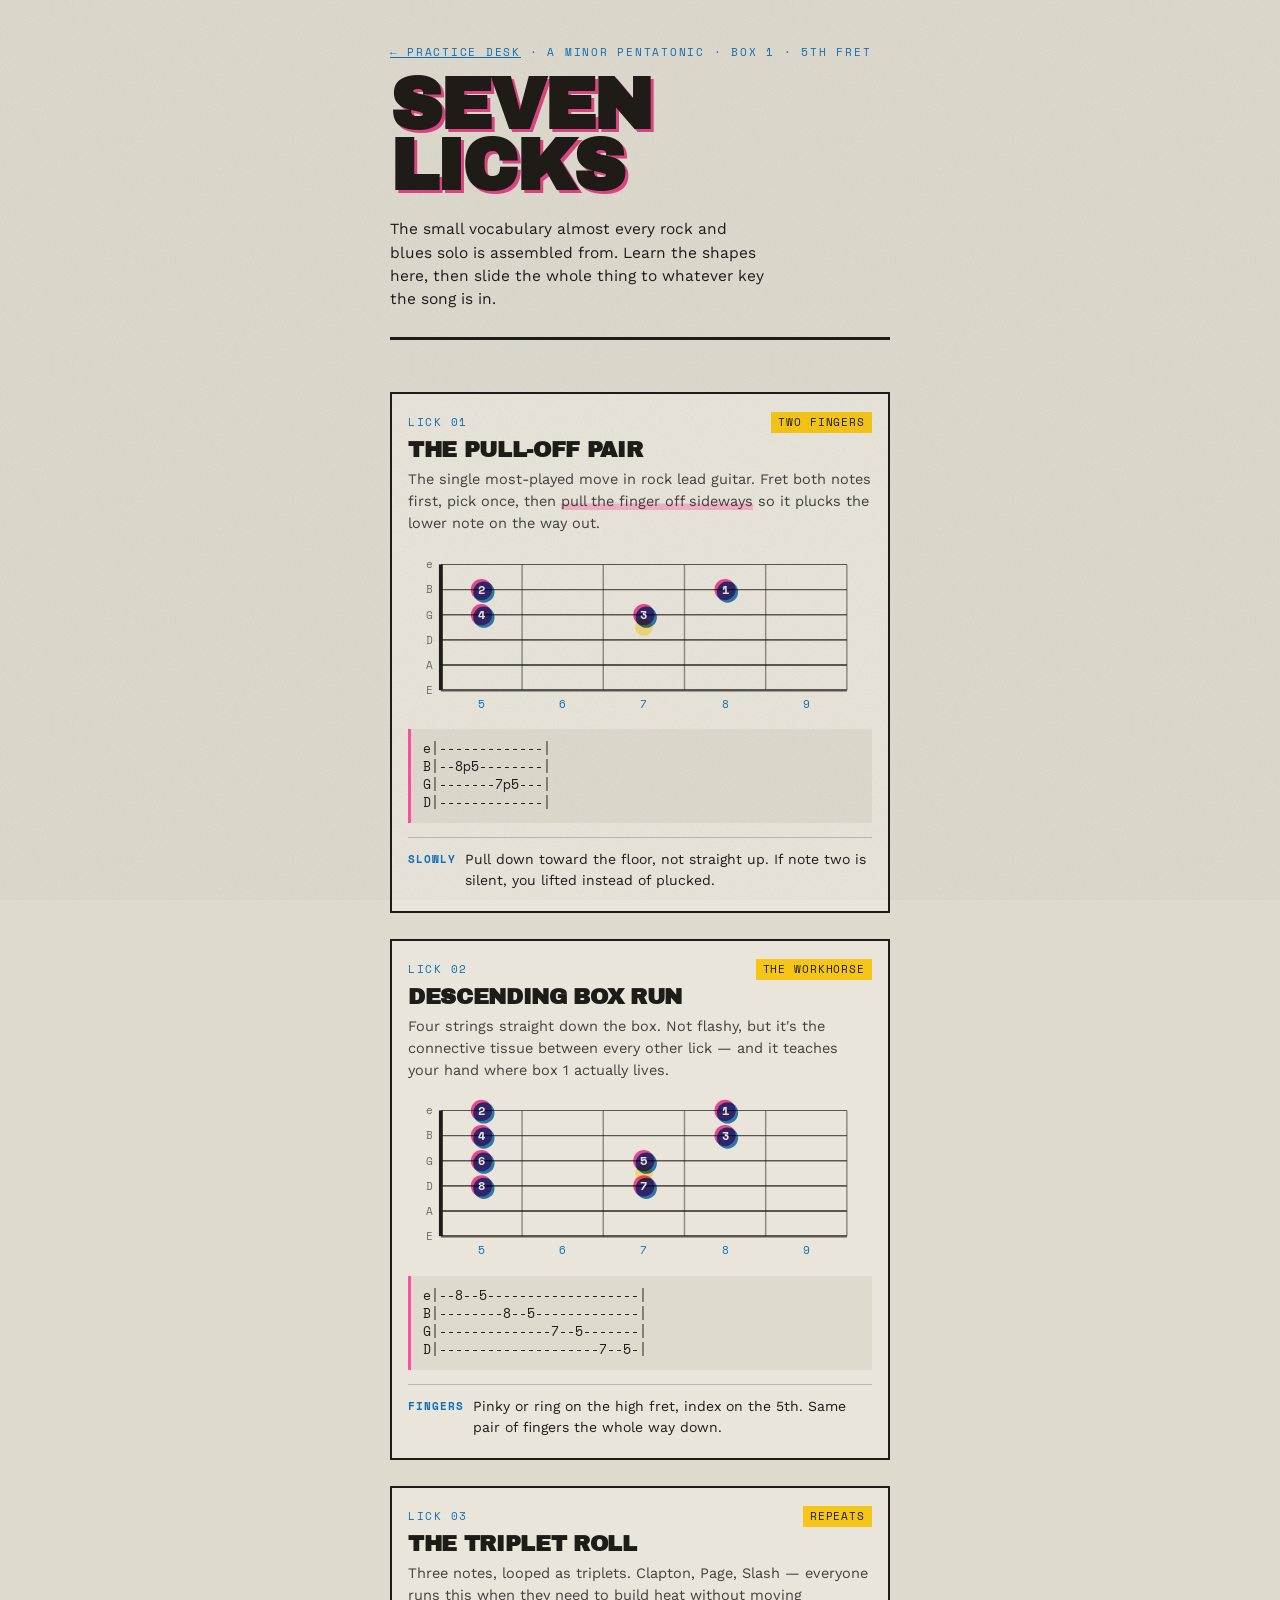
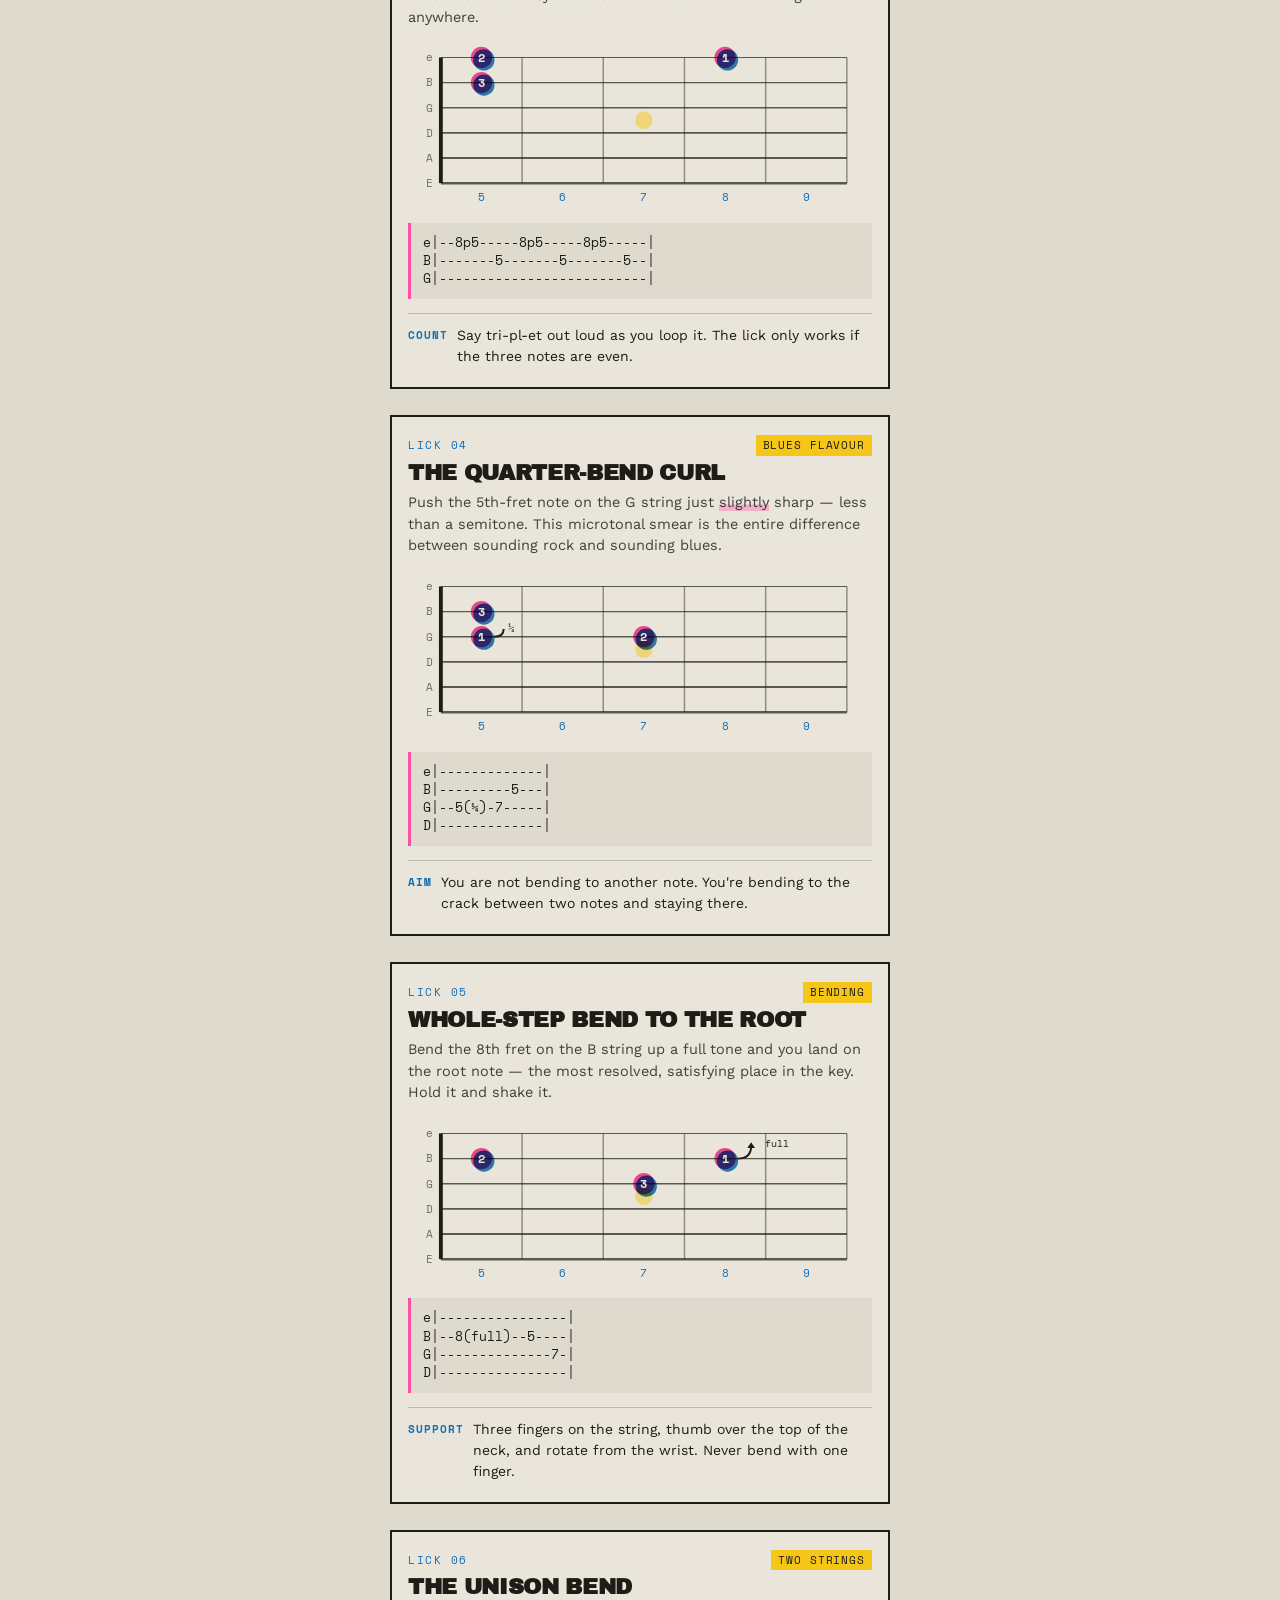
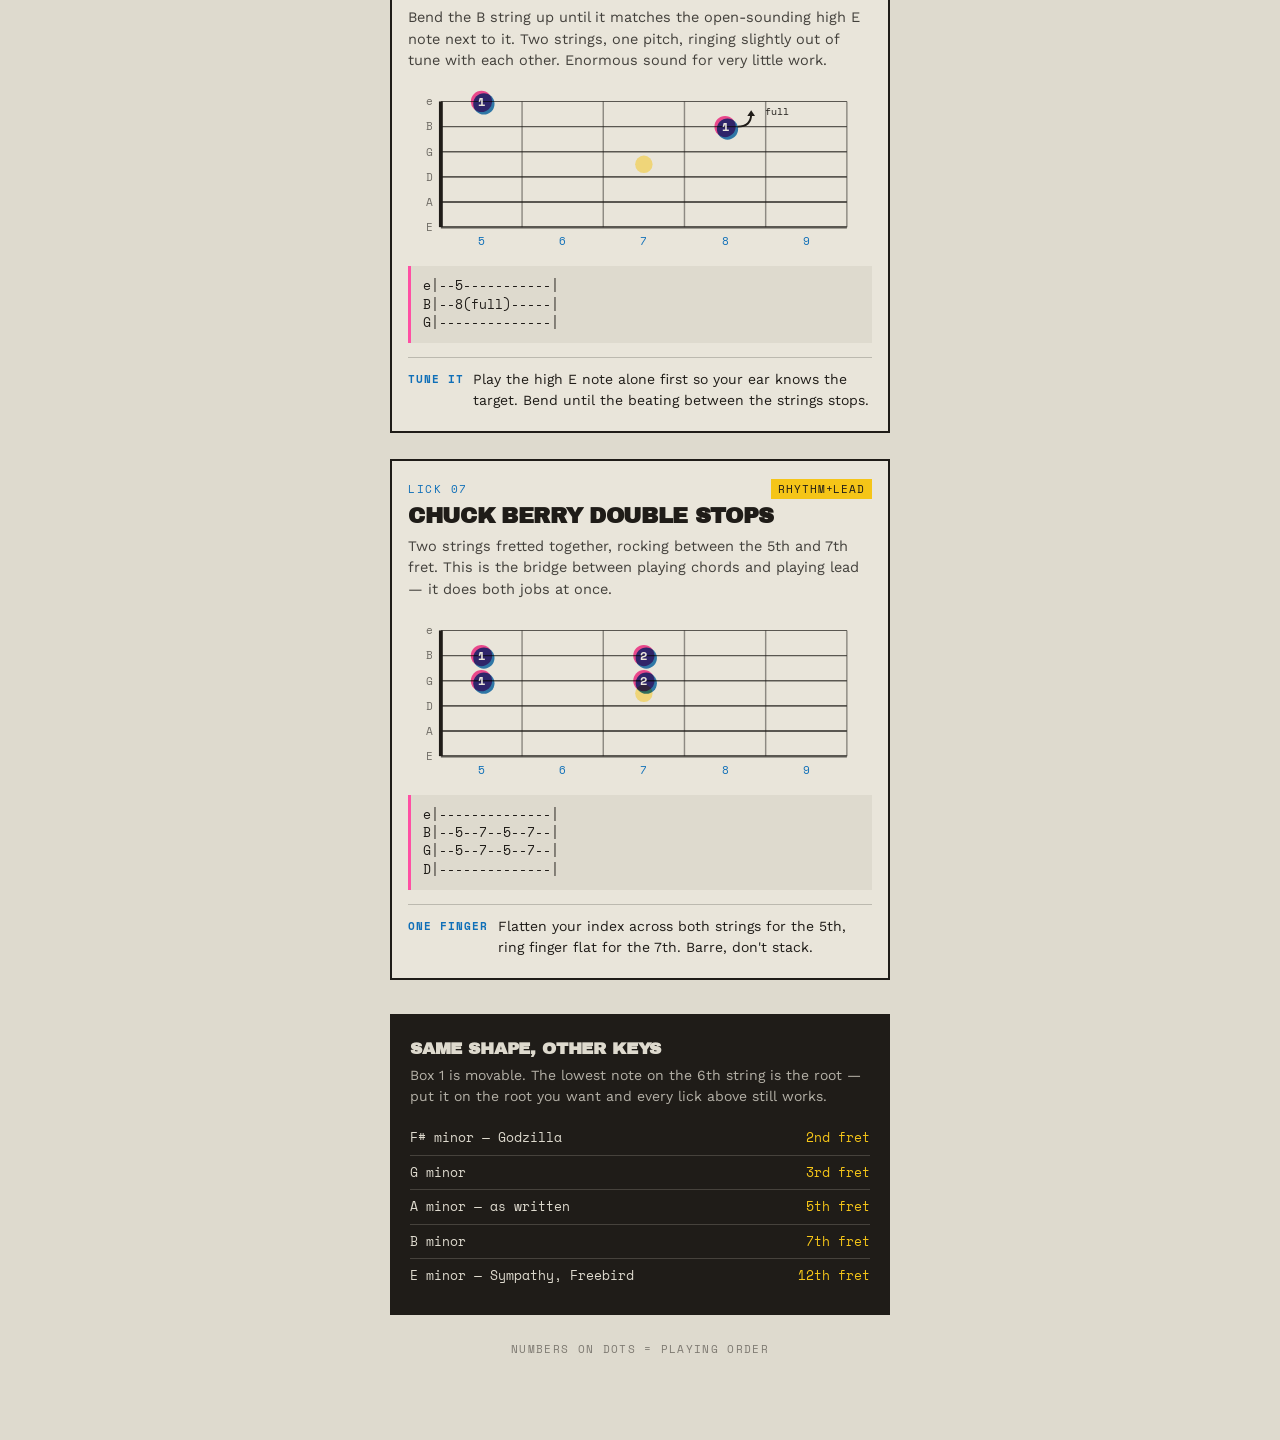
<file: web/seven-licks.html>
<!DOCTYPE html>
<html lang="en">
<head>
<meta charset="utf-8">
<meta http-equiv="Content-Security-Policy" content="default-src 'self'; script-src 'self'; style-src 'self' 'unsafe-inline'; img-src 'self' data:; media-src 'self' blob: data:; object-src 'none'; base-uri 'none'; form-action 'none'">
<meta name="viewport" content="width=device-width, initial-scale=1">
<link rel="icon" href="assets/icon.svg" type="image/svg+xml">
<link rel="apple-touch-icon" href="assets/icon-180.png">
<title>Seven Licks — A Minor Pentatonic, Box 1</title>
<style>
  /* Bundled typefaces (SIL OFL; licences in assets/fonts/). */
  @font-face{
    font-family:"Work Sans";font-style:normal;font-weight:100 900;font-display:swap;
    src:url(assets/fonts/work-sans-var-latin-ext.woff2) format("woff2");
    unicode-range:U+0100-02BA, U+02BD-02C5, U+02C7-02CC, U+02CE-02D7, U+02DD-02FF, U+0304, U+0308, U+0329, U+1D00-1DBF, U+1E00-1E9F, U+1EF2-1EFF, U+2020, U+20A0-20AB, U+20AD-20C0, U+2113, U+2C60-2C7F, U+A720-A7FF;
  }
  @font-face{
    font-family:"Work Sans";font-style:normal;font-weight:100 900;font-display:swap;
    src:url(assets/fonts/work-sans-var-latin.woff2) format("woff2");
    unicode-range:U+0000-00FF, U+0131, U+0152-0153, U+02BB-02BC, U+02C6, U+02DA, U+02DC, U+0304, U+0308, U+0329, U+2000-206F, U+20AC, U+2122, U+2191, U+2193, U+2212, U+2215, U+FEFF, U+FFFD;
  }
  @font-face{
    font-family:"Archivo Black";font-style:normal;font-weight:400;font-display:swap;
    src:url(assets/fonts/archivo-black-400-latin-ext.woff2) format("woff2");
    unicode-range:U+0100-02BA, U+02BD-02C5, U+02C7-02CC, U+02CE-02D7, U+02DD-02FF, U+0304, U+0308, U+0329, U+1D00-1DBF, U+1E00-1E9F, U+1EF2-1EFF, U+2020, U+20A0-20AB, U+20AD-20C0, U+2113, U+2C60-2C7F, U+A720-A7FF;
  }
  @font-face{
    font-family:"Archivo Black";font-style:normal;font-weight:400;font-display:swap;
    src:url(assets/fonts/archivo-black-400-latin.woff2) format("woff2");
    unicode-range:U+0000-00FF, U+0131, U+0152-0153, U+02BB-02BC, U+02C6, U+02DA, U+02DC, U+0304, U+0308, U+0329, U+2000-206F, U+20AC, U+2122, U+2191, U+2193, U+2212, U+2215, U+FEFF, U+FFFD;
  }
  @font-face{
    font-family:"Space Mono";font-style:normal;font-weight:400;font-display:swap;
    src:url(assets/fonts/space-mono-400-latin-ext.woff2) format("woff2");
    unicode-range:U+0100-02BA, U+02BD-02C5, U+02C7-02CC, U+02CE-02D7, U+02DD-02FF, U+0304, U+0308, U+0329, U+1D00-1DBF, U+1E00-1E9F, U+1EF2-1EFF, U+2020, U+20A0-20AB, U+20AD-20C0, U+2113, U+2C60-2C7F, U+A720-A7FF;
  }
  @font-face{
    font-family:"Space Mono";font-style:normal;font-weight:400;font-display:swap;
    src:url(assets/fonts/space-mono-400-latin.woff2) format("woff2");
    unicode-range:U+0000-00FF, U+0131, U+0152-0153, U+02BB-02BC, U+02C6, U+02DA, U+02DC, U+0304, U+0308, U+0329, U+2000-206F, U+20AC, U+2122, U+2191, U+2193, U+2212, U+2215, U+FEFF, U+FFFD;
  }
  @font-face{
    font-family:"Space Mono";font-style:normal;font-weight:700;font-display:swap;
    src:url(assets/fonts/space-mono-700-latin-ext.woff2) format("woff2");
    unicode-range:U+0100-02BA, U+02BD-02C5, U+02C7-02CC, U+02CE-02D7, U+02DD-02FF, U+0304, U+0308, U+0329, U+1D00-1DBF, U+1E00-1E9F, U+1EF2-1EFF, U+2020, U+20A0-20AB, U+20AD-20C0, U+2113, U+2C60-2C7F, U+A720-A7FF;
  }
  @font-face{
    font-family:"Space Mono";font-style:normal;font-weight:700;font-display:swap;
    src:url(assets/fonts/space-mono-700-latin.woff2) format("woff2");
    unicode-range:U+0000-00FF, U+0131, U+0152-0153, U+02BB-02BC, U+02C6, U+02DA, U+02DC, U+0304, U+0308, U+0329, U+2000-206F, U+20AC, U+2122, U+2191, U+2193, U+2212, U+2215, U+FEFF, U+FFFD;
  }
  :root{
    --paper:#DEDACE;
    --card:#E9E5DA;
    --ink:#1F1C18;
    --pink:#FF4FA3;
    --blue:#0F6FB8;
    --yellow:#F5C518;
    --hair:rgba(31,28,24,.22);
  }
  *{box-sizing:border-box}
  html,body{margin:0;padding:0}
  body{
    background:var(--paper);
    color:var(--ink);
    font-family:"Work Sans",system-ui,sans-serif;
    font-size:16px;
    line-height:1.5;
    -webkit-font-smoothing:antialiased;
  }
  .grain{
    position:fixed;inset:0;pointer-events:none;z-index:99;
    opacity:.22;mix-blend-mode:multiply;
    background-image:url("data:image/svg+xml;utf8,<svg xmlns='http://www.w3.org/2000/svg' width='180' height='180'><filter id='n'><feTurbulence type='fractalNoise' baseFrequency='0.9' numOctaves='3'/></filter><rect width='180' height='180' filter='url(%23n)' opacity='.55'/></svg>");
  }
  .wrap{max-width:540px;margin:0 auto;padding:0 20px 72px}

  /* ---------- hero ---------- */
  header{padding:44px 0 26px;position:relative}
  .eyebrow{
    font-family:"Space Mono",monospace;font-size:11px;letter-spacing:.16em;
    text-transform:uppercase;color:var(--blue);margin:0 0 14px;
  }
  h1{
    font-family:"Archivo Black",sans-serif;
    font-size:clamp(44px,15vw,72px);
    line-height:.86;letter-spacing:-.03em;margin:0;
    text-transform:uppercase;position:relative;color:var(--ink);
  }
  h1 .ghost{
    position:absolute;left:0;top:0;color:var(--pink);
    transform:translate(3px,3px);mix-blend-mode:multiply;z-index:-1;
  }
  .standfirst{margin:20px 0 0;max-width:38ch;font-size:15.5px}
  .rule{height:3px;background:var(--ink);margin:26px 0 0}

  /* ---------- lick card ---------- */
  .lick{
    background:var(--card);
    border:2px solid var(--ink);
    margin:26px 0 0;padding:18px 16px 20px;
  }
  .plate{
    display:flex;align-items:baseline;gap:10px;
    font-family:"Space Mono",monospace;font-size:11px;letter-spacing:.14em;
    text-transform:uppercase;color:var(--blue);margin-bottom:6px;
  }
  .plate .tag{
    margin-left:auto;color:var(--ink);background:var(--yellow);
    padding:2px 7px;letter-spacing:.08em;
  }
  h2{
    font-family:"Archivo Black",sans-serif;text-transform:uppercase;
    font-size:22px;line-height:1.02;letter-spacing:-.015em;margin:0 0 8px;
  }
  .why{margin:0 0 14px;font-size:14.5px;color:rgba(31,28,24,.82)}
  .why em{font-style:normal;box-shadow:inset 0 -.45em 0 rgba(255,79,163,.35)}

  svg.fb{display:block;width:100%;height:auto;margin:2px 0 14px}

  pre.tab{
    font-family:"Space Mono",monospace;font-size:12.5px;line-height:1.45;
    background:var(--paper);border-left:3px solid var(--pink);
    margin:0 0 14px;padding:11px 12px;overflow-x:auto;white-space:pre;
  }
  .note{
    font-size:14px;display:flex;gap:9px;align-items:flex-start;
    border-top:1px solid var(--hair);padding-top:11px;margin:0;
  }
  .note b{
    font-family:"Space Mono",monospace;font-size:10.5px;letter-spacing:.1em;
    text-transform:uppercase;color:var(--blue);flex:none;padding-top:3px;
  }

  /* ---------- footer ---------- */
  .move{border:2px solid var(--ink);background:var(--ink);color:var(--paper);padding:20px 18px;margin-top:34px}
  .move h3{font-family:"Archivo Black",sans-serif;text-transform:uppercase;font-size:17px;margin:0 0 4px;letter-spacing:-.01em}
  .move p{margin:0 0 14px;font-size:14px;color:rgba(222,218,206,.78)}
  .move table{width:100%;border-collapse:collapse;font-family:"Space Mono",monospace;font-size:13px}
  .move td{padding:7px 0;border-bottom:1px solid rgba(222,218,206,.2)}
  .move td:last-child{text-align:right;color:var(--yellow)}
  .move tr:last-child td{border-bottom:none}
  .sign{font-family:"Space Mono",monospace;font-size:11px;letter-spacing:.12em;text-transform:uppercase;color:rgba(31,28,24,.5);margin-top:26px;text-align:center}
</style>
</head>
<body>
<div class="grain"></div>
<div class="wrap">

  <header>
    <p class="eyebrow"><a href="index.html" style="color:inherit">&larr; Practice desk</a> · A minor pentatonic · box 1 · 5th fret</p>
    <h1><span class="ghost" aria-hidden="true">Seven<br>Licks</span>Seven<br>Licks</h1>
    <p class="standfirst">The small vocabulary almost every rock and blues solo is assembled from. Learn the shapes here, then slide the whole thing to whatever key the song is in.</p>
    <div class="rule"></div>
  </header>

  <main id="licks"></main>

  <section class="move">
    <h3>Same shape, other keys</h3>
    <p>Box 1 is movable. The lowest note on the 6th string is the root — put it on the root you want and every lick above still works.</p>
    <table>
      <tr><td>F# minor — Godzilla</td><td>2nd fret</td></tr>
      <tr><td>G minor</td><td>3rd fret</td></tr>
      <tr><td>A minor — as written</td><td>5th fret</td></tr>
      <tr><td>B minor</td><td>7th fret</td></tr>
      <tr><td>E minor — Sympathy, Freebird</td><td>12th fret</td></tr>
    </table>
  </section>

  <p class="sign">Numbers on dots = playing order</p>
</div>

<script src="seven-licks.js"></script>
</body>
</html>
</file>
<file: web/app.css>
/* Minor Pentatonic Practice Desk — styles.
   Served from the binary alongside index.html; see main.go's go:embed. */

/* The two typefaces the design asks for, carried in the binary rather than fetched
   at load time. Nothing here touches the network: a copied executable renders as
   intended on a machine that has never seen these fonts and has no connection.

   Both are SIL Open Font License 1.1, which permits redistribution provided the
   licence travels with the font — so web/assets/fonts/ carries a copy of each, and
   those ship inside the binary too.

   Latin and latin-ext only. Characters outside those ranges — the ♭ and ♯ the
   diagrams are full of — fall through to the next font in each stack, one glyph at
   a time, which is exactly what happened before these were embedded.

   DM Mono stops at weight 500, so the few rules asking for 600 or 700 still get a
   synthesised bold. */

@font-face{
  font-family:"Bricolage Grotesque";font-style:normal;font-weight:600 800;font-display:swap;
  src:url(assets/fonts/bricolage-grotesque-600800-latin-ext.woff2) format("woff2");
  unicode-range:U+0100-02BA, U+02BD-02C5, U+02C7-02CC, U+02CE-02D7, U+02DD-02FF, U+0304, U+0308, U+0329, U+1D00-1DBF, U+1E00-1E9F, U+1EF2-1EFF, U+2020, U+20A0-20AB, U+20AD-20C0, U+2113, U+2C60-2C7F, U+A720-A7FF;
}
@font-face{
  font-family:"Bricolage Grotesque";font-style:normal;font-weight:600 800;font-display:swap;
  src:url(assets/fonts/bricolage-grotesque-600800-latin.woff2) format("woff2");
  unicode-range:U+0000-00FF, U+0131, U+0152-0153, U+02BB-02BC, U+02C6, U+02DA, U+02DC, U+0304, U+0308, U+0329, U+2000-206F, U+20AC, U+2122, U+2191, U+2193, U+2212, U+2215, U+FEFF, U+FFFD;
}
@font-face{
  font-family:"DM Mono";font-style:normal;font-weight:400;font-display:swap;
  src:url(assets/fonts/dm-mono-400-latin-ext.woff2) format("woff2");
  unicode-range:U+0100-02BA, U+02BD-02C5, U+02C7-02CC, U+02CE-02D7, U+02DD-02FF, U+0304, U+0308, U+0329, U+1D00-1DBF, U+1E00-1E9F, U+1EF2-1EFF, U+2020, U+20A0-20AB, U+20AD-20C0, U+2113, U+2C60-2C7F, U+A720-A7FF;
}
@font-face{
  font-family:"DM Mono";font-style:normal;font-weight:400;font-display:swap;
  src:url(assets/fonts/dm-mono-400-latin.woff2) format("woff2");
  unicode-range:U+0000-00FF, U+0131, U+0152-0153, U+02BB-02BC, U+02C6, U+02DA, U+02DC, U+0304, U+0308, U+0329, U+2000-206F, U+20AC, U+2122, U+2191, U+2193, U+2212, U+2215, U+FEFF, U+FFFD;
}
@font-face{
  font-family:"DM Mono";font-style:normal;font-weight:500;font-display:swap;
  src:url(assets/fonts/dm-mono-500-latin-ext.woff2) format("woff2");
  unicode-range:U+0100-02BA, U+02BD-02C5, U+02C7-02CC, U+02CE-02D7, U+02DD-02FF, U+0304, U+0308, U+0329, U+1D00-1DBF, U+1E00-1E9F, U+1EF2-1EFF, U+2020, U+20A0-20AB, U+20AD-20C0, U+2113, U+2C60-2C7F, U+A720-A7FF;
}
@font-face{
  font-family:"DM Mono";font-style:normal;font-weight:500;font-display:swap;
  src:url(assets/fonts/dm-mono-500-latin.woff2) format("woff2");
  unicode-range:U+0000-00FF, U+0131, U+0152-0153, U+02BB-02BC, U+02C6, U+02DA, U+02DC, U+0304, U+0308, U+0329, U+2000-206F, U+20AC, U+2122, U+2191, U+2193, U+2212, U+2215, U+FEFF, U+FFFD;
}

  :root{--paper:#F2EFE6;--card:#FFFDF7;--ink:#15161A;--pink:#FF48B0;--blue:#0F6FC5;--gold:#E0A100;--rule:#15161A22}
  *{box-sizing:border-box}
  html,body{margin:0;background:var(--paper);color:var(--ink)}
  body{font-family:"DM Mono",ui-monospace,Menlo,monospace;padding:22px 16px 70px;
    background-image:radial-gradient(var(--rule) .5px,transparent .5px);background-size:4px 4px}
  .wrap{max-width:900px;margin:0 auto}
  h1{font-family:"Bricolage Grotesque",system-ui,sans-serif;font-weight:800;
    font-size:clamp(28px,7.5vw,50px);line-height:.95;margin:0 0 4px;letter-spacing:-.02em;
    text-transform:uppercase;color:var(--blue);text-shadow:2px 2px 0 var(--pink)}
  .sub{font-size:12px;letter-spacing:.14em;text-transform:uppercase;opacity:.6;margin:0 0 18px}
  .hero{margin:0 0 18px;max-width:380px;border:1px solid var(--rule);background:var(--card)}
  .hero img{display:block;width:100%;height:auto}
  .row{display:flex;flex-wrap:wrap;gap:6px;align-items:center;margin-bottom:8px}
  .row>span.lbl{font-size:11px;letter-spacing:.14em;text-transform:uppercase;opacity:.55;margin-right:4px}
  button{font-family:inherit;font-size:13px;padding:6px 10px;cursor:pointer;background:transparent;
    color:var(--ink);border:1px solid var(--rule);border-radius:0}
  button:hover{border-color:var(--blue);color:var(--blue)}
  button[aria-pressed="true"]{background:var(--blue);color:var(--paper);border-color:var(--blue)}
  button:focus-visible{outline:2px solid var(--pink);outline-offset:2px}
  nav button{font-family:"Bricolage Grotesque",system-ui,sans-serif;font-weight:600;
    text-transform:uppercase;letter-spacing:.04em;font-size:13px;padding:8px 12px}
  nav button[aria-pressed="true"]{background:var(--ink);border-color:var(--ink)}
  /* The nav is five labelled bands rather than one strip of twenty-one buttons.
     The headings share a width so they form a column the eye can run down. */
  #views{border-top:1px solid var(--rule);border-bottom:1px solid var(--rule);
    padding:10px 0 4px;margin:0 0 12px}
  #views .row>span.lbl{min-width:92px}
  /* A control the current view ignores: still there, still readable, plainly off. */
  .row.off{opacity:.34}
  button:disabled{cursor:not-allowed}
  .row.off button:hover{border-color:var(--rule);color:var(--ink)}
  .bar{border:1px solid var(--rule);background:var(--card);padding:10px 12px;margin:10px 0 18px}
  .bar .row{margin:0}
  .bar .row+.row{margin-top:8px}
  input[type=range]{accent-color:var(--blue);width:130px}
  /* What is left after Quit, when the browser will not close the tab. */
  .wrap.gone{padding:18vh 0 0;max-width:46ch}
  .wrap.gone .tip{margin-top:14px;font-size:13px}
  .legend{display:flex;gap:16px;font-size:12px;margin:12px 0 22px;opacity:.75;flex-wrap:wrap}
  .swatch{display:inline-block;width:11px;height:11px;border-radius:50%;vertical-align:-1px;margin-right:5px}
  .hollow{background:transparent;border:2px solid var(--ink);width:9px;height:9px}
  .dashed{background:var(--card);border:2px dashed var(--gold);width:9px;height:9px}
  g.pn{cursor:pointer}
  g.pn:hover circle{stroke:var(--pink);stroke-width:2.4}
  g.pn:focus-visible{outline:2px solid var(--pink);outline-offset:1px}
  .ringed{background:var(--blue);box-shadow:0 0 0 2px var(--paper),0 0 0 4px var(--gold)}
  /* Switching modes moves one or two notes; the gold dot slides in from the note it
     replaced and the hollow ring it left behind fades. Only on an actual change —
     a redraw in the same mode animates nothing. */
  @keyframes modeslide{from{transform:translateX(var(--dx));opacity:.25}to{transform:translateX(0);opacity:1}}
  @keyframes modefade{from{opacity:.85}to{opacity:.35}}
  .modewas{opacity:.35}
  .modemove.anim{animation:modeslide .55s cubic-bezier(.22,.9,.3,1) both}
  .modewas.anim{animation:modefade .55s ease both}
  @media (prefers-reduced-motion:reduce){.modemove.anim,.modewas.anim{animation:none}}
  .map{border-top:1px solid var(--rule);border-bottom:1px solid var(--rule);padding:16px 0;margin-bottom:26px;overflow-x:auto}
  .maplabel{font-size:11px;letter-spacing:.14em;text-transform:uppercase;opacity:.6;margin-bottom:10px}
  .grid{display:grid;gap:20px;grid-template-columns:repeat(auto-fit,minmax(min(260px,100%),1fr))}
  .grid.wide{grid-template-columns:repeat(auto-fit,minmax(min(330px,100%),1fr))}
  /* A grid item won't shrink below its widest content, so one wide diagram would push
     the column past a phone's edge. Cards scroll sideways inside instead. */
  .grid>*{min-width:0}
  .card{border:1px solid var(--rule);padding:14px 14px 12px;background:var(--card);overflow-x:auto}
  .card:hover,.card:focus-within{border-color:var(--blue)}
  .card h2{font-family:"Bricolage Grotesque",system-ui,sans-serif;font-weight:800;font-size:15px;
    margin:0;letter-spacing:.02em;text-transform:uppercase;display:flex;justify-content:space-between;
    align-items:baseline;gap:8px}
  .card h2 em{font-style:normal;font-family:"DM Mono",monospace;font-weight:400;font-size:11px;opacity:.55;letter-spacing:.06em}
  /* a heading between cards takes its subtitle on a line of its own, set like a card's */
  section>h2 em{display:block;font-style:normal;font-family:"DM Mono",monospace;font-weight:400;font-size:12px;
    opacity:.6;letter-spacing:.06em;margin-top:4px}
  .tip{font-size:11.5px;line-height:1.55;opacity:.72;margin:8px 0 0}
  .tip b{color:var(--blue);font-weight:500}
  .tip a{color:var(--blue);text-decoration:underline;text-underline-offset:2px}
  .tip a:hover{color:var(--pink)}
  .tip+.tip{margin-top:10px}
  pre{font-family:"DM Mono",monospace;font-size:11.5px;line-height:1.45;margin:10px 0 0;padding:9px 10px;
    background:#15161A08;border-left:2px solid var(--gold);overflow-x:auto}
  table{border-collapse:collapse;font-size:12px;margin-top:10px;width:100%}
  th,td{border:1px solid var(--rule);padding:4px 8px;text-align:left}
  th{font-size:10.5px;letter-spacing:.1em;text-transform:uppercase;opacity:.6;font-weight:400}
  tr.me{background:var(--blue);color:var(--paper)}
  .strip{cursor:pointer}
  .strip.open{grid-column:1/-1;border-color:var(--blue);border-width:2px}
  #boxes .card{cursor:pointer}
  #boxes .card.now{border-color:var(--pink);border-width:2px}
  #boxes .card svg{width:80%;margin-left:auto;margin-right:auto}
  .strip.now{border-color:var(--pink);border-width:2px}
  .strip h2 em{opacity:.4}
  tr.me td{border-color:var(--blue)}
  svg{display:block;max-width:100%;height:auto;margin-top:10px}
  .qn{cursor:pointer}
  .qn:focus-visible{outline:2px solid var(--pink)}
  ol{padding-left:18px;font-size:12.5px;line-height:1.7;margin:10px 0 0}
  ol b{color:var(--blue);font-weight:500}
  [hidden]{display:none!important}   /* a class that sets display must not un-hide an element */
  .status{font-size:12px;margin-top:10px;min-height:18px}
  .status b{color:var(--pink)}
  .timerface{font-family:"Bricolage Grotesque",system-ui,sans-serif;font-size:34px;font-weight:800;
    color:var(--blue);letter-spacing:.04em;margin:12px 0 8px}
  .loglist{list-style:none;padding:0;margin:10px 0 0}
  .loglist li{display:flex;justify-content:space-between;gap:12px;border-top:1px solid var(--rule);
    padding:7px 0;font-size:11.5px}
  .bars{display:grid;grid-template-columns:repeat(6,1fr);gap:6px;margin:12px 0}
  g.pn.playing circle{stroke:var(--pink);stroke-width:3.2}
  #solomap g.pn{cursor:copy}
  .tip.stayed{border-left:2px solid var(--gold);padding-left:8px;font-size:11.5px;opacity:.75}
  .badge{display:inline-block;font-size:10px;letter-spacing:.12em;text-transform:uppercase;
    background:var(--gold);color:var(--ink);padding:2px 6px;margin:0 0 8px}
  .card.fromguide{border-left:3px solid var(--gold)}
  .routine{padding-left:18px}
  .routine li{margin-bottom:14px}
  .routine .tip{display:block;margin:4px 0 0}
  .seghead{display:flex;gap:10px;align-items:baseline;justify-content:space-between;flex-wrap:wrap}
  .seghead b{color:var(--blue);font-weight:600}
  .segrun{font-size:11px;padding:3px 8px;white-space:nowrap}
  .checklist{list-style:none;padding:0;margin:0}
  .checklist li{border-top:1px solid var(--rule);padding:7px 0;font-size:13px}
  .checklist label{display:flex;gap:9px;align-items:flex-start;cursor:pointer}
  .checklist input{accent-color:var(--blue);margin-top:2px;flex:none}
  .formstrip{display:flex;gap:2px;width:100%;min-height:54px;border:1px solid var(--rule)}
  .formblk{display:flex;flex-direction:column;align-items:center;justify-content:center;gap:2px;
    min-width:0;padding:6px 2px;color:var(--paper);text-align:center;overflow:hidden}
  .formblk b{font-size:11px;font-weight:600;letter-spacing:.02em;line-height:1.15;
    overflow:hidden;text-overflow:ellipsis;max-width:100%}
  .formblk i{font-size:10px;font-style:normal;opacity:.75;font-family:"DM Mono",monospace}
  .card.wide{grid-column:1/-1}
  /* Start here: where you are on the path */
  #path .card.now{border:2px solid var(--pink)}
  #path .card.passed{opacity:.72}
  #path .card.passed:hover,#path .card.passed:focus-within{opacity:1}
  .badge.here{background:var(--pink);color:var(--paper)}
  .pathnow{border-left:3px solid var(--blue)}
  .loglist li button{font-size:11px;padding:2px 8px;margin-left:6px}
  /* The finished take and where to download it: the one thing to do after recording */
  .recdone{flex-basis:100%;display:flex;flex-wrap:wrap;gap:8px;align-items:center;padding:12px 14px;
    border:2px solid var(--blue);background:var(--card)}
  .recdone[hidden]{display:none}
  .recdonehead{flex-basis:100%;font-family:"Bricolage Grotesque",system-ui,sans-serif;font-weight:800;font-size:15px;
    overflow-wrap:anywhere}
  .recdonefoot{flex-basis:100%;font-size:11.5px;line-height:1.55;opacity:.75}
  button.dl{border-color:var(--blue);color:var(--blue);font-weight:600}
  button.dl::before{content:"\2193\00a0"}
  /* Tuner & bends */
  .sr-only{position:absolute;width:1px;height:1px;overflow:hidden;clip:rect(0 0 0 0);white-space:nowrap}
  .tunerread{margin:12px 0 4px;color:var(--ink)}
  .tunerread svg{display:block;max-width:100%}
  .tunernote{font-family:"Bricolage Grotesque",system-ui,sans-serif;font-size:40px;font-weight:800;line-height:1.1;margin:2px 0 4px}
  .tunernote small{font-family:"DM Mono",monospace;font-size:12px;font-weight:400;opacity:.6;margin-left:10px}
  .bendtrace{margin:10px 0 4px;color:var(--ink)}
  .bendtrace svg{display:block}
  #bendcard select,#bendcard input{font-size:12px;padding:4px 6px;font-family:"DM Mono",monospace}
  /* One-minute changes */
  .changeshapes{display:flex;gap:14px;margin:10px 0 0;color:var(--ink)}
  .changeclock{font-family:"Bricolage Grotesque",system-ui,sans-serif;font-size:26px;font-weight:800;color:var(--blue);margin-left:6px}
  button.big{font-size:15px;padding:10px 22px}
  #power table td:last-child,#form table td:last-child{font-weight:400}
  .credit{border-top:1px solid var(--rule);margin-top:40px;padding:16px 0 28px;
    display:flex;justify-content:space-between;gap:16px;flex-wrap:wrap;
    font-size:11.5px;letter-spacing:.06em;opacity:.6}
  .credit p{margin:0}
  .credit a{color:var(--blue);text-decoration:underline;text-underline-offset:2px}
  .credit a:hover{color:var(--pink)}
  .theory-lead{max-width:68ch;margin:0 0 20px;font-size:13px}
  .theory-cycle{display:grid;grid-template-columns:repeat(6,minmax(0,1fr));border:1px solid var(--ink);
    background:var(--ink);gap:1px;margin:0 0 24px}
  .theory-cycle div{background:var(--card);padding:12px 10px;min-height:112px;display:flex;
    flex-direction:column;align-items:flex-start}
  .theory-cycle span{display:grid;place-items:center;width:24px;height:24px;background:var(--pink);
    color:var(--card);font-family:"Bricolage Grotesque",system-ui,sans-serif;font-weight:800;margin-bottom:12px}
  .theory-cycle b{font-family:"Bricolage Grotesque",system-ui,sans-serif;font-size:14px;line-height:1.05}
  .theory-cycle small{font-size:10.5px;line-height:1.4;opacity:.65;margin-top:6px}
  .arrangement-workbench{border:2px solid var(--ink);background:var(--card);margin:0 0 24px}
  .arrangement-intro{display:grid;grid-template-columns:minmax(240px,.8fr) minmax(300px,1.2fr);
    gap:28px;padding:20px;border-bottom:1px solid var(--ink)}
  .arrangement-intro h2{font-family:"Bricolage Grotesque",system-ui,sans-serif;font-size:27px;
    line-height:1;margin:0;text-transform:uppercase;color:var(--blue)}
  .arrangement-intro p{font-size:12px;line-height:1.65;margin:0}
  .arrangement-map{display:flex;min-height:68px;border-bottom:1px solid var(--ink);background:var(--paper)}
  .arrangement-map div{flex:var(--bars);min-width:58px;display:flex;flex-direction:column;justify-content:center;
    align-items:center;border-right:1px solid var(--card);color:var(--card);text-align:center;padding:7px 3px}
  .arrangement-map div:nth-child(1),.arrangement-map div:nth-child(6){background:var(--ink)}
  .arrangement-map div:nth-child(2),.arrangement-map div:nth-child(4){background:var(--blue)}
  .arrangement-map div:nth-child(3),.arrangement-map div:nth-child(5){background:var(--pink)}
  .arrangement-map b{font-family:"Bricolage Grotesque",system-ui,sans-serif;font-size:13px;text-transform:uppercase}
  .arrangement-map small{font-size:9px;opacity:.8;margin-top:3px}
  .repair-loop{display:grid;grid-template-columns:1fr auto 1fr auto 1fr;align-items:center;gap:10px;
    padding:14px 20px;border-bottom:1px solid var(--ink)}
  .repair-loop div{display:grid;grid-template-columns:24px 1fr;column-gap:8px;align-items:center}
  .repair-loop span{grid-row:1/3;display:grid;place-items:center;width:24px;height:24px;background:var(--gold);font-weight:700}
  .repair-loop b{font-family:"Bricolage Grotesque",system-ui,sans-serif;font-size:13px;text-transform:uppercase}
  .repair-loop small{font-size:9.5px;opacity:.65}.repair-loop i{font-style:normal;color:var(--pink);font-size:20px}
  .arrangement-projects{display:grid;grid-template-columns:1fr 1fr}
  .arrangement-projects article{padding:18px 20px 20px;min-width:0}
  .arrangement-projects article+article{border-left:1px solid var(--ink)}
  .arrangement-projects h3{font-family:"Bricolage Grotesque",system-ui,sans-serif;font-size:18px;
    margin:0 0 16px;text-transform:uppercase;color:var(--blue)}
  .arrangement-projects h3 small{font-family:"DM Mono",monospace;font-size:10px;font-weight:400;
    color:var(--ink);opacity:.55;margin-left:7px}
  .arrangement-projects label{display:block;font-size:10.5px;line-height:1.4;margin:12px 0 5px;
    letter-spacing:.05em}
  .arrangement-projects input,.arrangement-projects textarea{display:block;width:100%;border:1px solid var(--rule);
    border-radius:0;background:var(--paper);color:var(--ink);font:12px/1.5 "DM Mono",monospace;padding:8px}
  .arrangement-projects textarea{resize:vertical;min-height:100px}
  .arrangement-projects input:focus-visible,.arrangement-projects textarea:focus-visible{outline:2px solid var(--pink);outline-offset:2px}
  .arrangement-projects article>p{font-size:11px;line-height:1.55;margin:12px 0 0;opacity:.7}
  .arrangement-save{border-top:1px solid var(--ink);padding:12px 20px;margin:0}
  .arrangement-checkpoint{background:var(--ink);color:var(--paper);padding:16px 20px}
  .arrangement-checkpoint h3{font-family:"Bricolage Grotesque",system-ui,sans-serif;font-size:18px;
    text-transform:uppercase;margin:0 0 6px;color:var(--gold)}
  .arrangement-checkpoint p,.arrangement-harmony{font-size:11.5px;line-height:1.6;margin:0}
  .readiness{display:grid;grid-template-columns:repeat(5,minmax(0,1fr));gap:1px;background:#FFFDF733;
    margin:10px 0 12px}
  .readiness span{display:flex;flex-direction:column;justify-content:center;min-height:68px;background:var(--ink);
    text-align:center;padding:7px 4px}
  .readiness b{font-size:12px;color:var(--card)}.readiness small{font-size:9px;opacity:.72;margin-top:5px}
  .arrangement-harmony{padding:14px 20px}
  .arrangement-harmony b{color:var(--blue);font-weight:500}
  .theory-grid{align-items:stretch}
  .theory-card{position:relative;padding-top:18px}
  .theory-card.new-evidence{border-top:4px solid var(--pink)}
  .evidence-tag{font-size:10px;letter-spacing:.1em;text-transform:uppercase;color:var(--blue);margin:0 0 8px}
  .try-this{border-top:1px solid var(--rule);padding-top:10px;margin:14px 0 0;font-size:11.5px;line-height:1.55}
  .try-this b{color:var(--blue);font-weight:500}
  .theory-boundary{border-left:5px solid var(--gold);background:var(--card);padding:16px 18px;margin:24px 0}
  .theory-boundary h2{font-family:"Bricolage Grotesque",system-ui,sans-serif;font-size:17px;
    text-transform:uppercase;margin:0 0 8px}
  .theory-boundary p{font-size:12px;line-height:1.65;margin:0;max-width:78ch}
  .theory-sources{border-top:1px solid var(--rule);padding-top:14px;font-size:12px}
  .theory-sources summary{cursor:pointer;font-family:"Bricolage Grotesque",system-ui,sans-serif;
    font-weight:700;text-transform:uppercase}
  .theory-sources ul{padding-left:18px;line-height:1.55}
  .theory-sources li{margin:9px 0}
  .theory-sources a{color:var(--blue);text-underline-offset:2px}
  @media(max-width:760px){.theory-cycle{grid-template-columns:repeat(3,minmax(0,1fr))}
    .arrangement-intro{grid-template-columns:1fr;gap:12px}.arrangement-projects{grid-template-columns:1fr}
    .arrangement-projects article+article{border-left:0;border-top:1px solid var(--ink)}
    .arrangement-map{overflow-x:auto}.arrangement-map div{flex:0 0 calc(var(--bars)*12px)}
    .repair-loop{grid-template-columns:1fr}.repair-loop i{transform:rotate(90deg);justify-self:center;line-height:1}
    .readiness{grid-template-columns:repeat(2,minmax(0,1fr))}.readiness span:last-child{grid-column:1/-1}}
  @media(max-width:430px){.theory-cycle{grid-template-columns:repeat(2,minmax(0,1fr))}}
  #opentuningcards{grid-template-columns:repeat(2,minmax(0,1fr));align-items:start}
  .tuning-card h3{font-family:"Bricolage Grotesque",system-ui,sans-serif;font-size:17px;margin:24px 0 10px}
  .tuning-strip{display:grid;grid-template-columns:repeat(6,minmax(0,1fr));gap:5px;margin-top:20px}
  .tuning-lane{display:flex;flex-direction:column;align-items:center;background:var(--paper);padding:9px 0;gap:5px;border-top:3px solid transparent}
  .tuning-lane.retuned{border-color:var(--pink)}
  .tuning-lane small{font-size:9px;white-space:nowrap}
  .tuning-before{font-size:12px}
  .tuning-wire{height:30px;width:var(--weight);background:var(--ink);opacity:.4}
  .tuning-lane strong{font-family:"Bricolage Grotesque",system-ui,sans-serif;font-size:25px;color:var(--blue)}
  .tuning-delta{font-size:11px}
  .tuning-lane.retuned .tuning-delta{background:var(--gold);padding:1px 5px;border-radius:3px}
  .tuning-shapes{display:grid;grid-template-columns:repeat(3,minmax(0,1fr));gap:4px}
  .tuning-shape{margin:0;min-width:0}
  .tuning-shape figcaption{text-align:center}
  .tuning-shape figcaption b{display:block;font-size:22px;color:var(--blue)}
  .tuning-shape figcaption small{font-size:10px}
  .tuning-fretcode{text-align:center;font-size:10px;white-space:nowrap;margin:3px 0 6px}
  .tuning-shape svg,.tuning-tab svg,.tuning-map svg{display:block;width:100%;height:auto}
  .tuning-tab{background:var(--card);border:1px solid var(--rule);padding:8px 2px}
  .tuning-caption{font-size:11px;line-height:1.65;margin:10px 0;color:var(--ink)}
  #v-open details{margin:18px 0 0;border-top:1px solid var(--rule);padding-top:12px;font-size:12px}
  #v-open summary{cursor:pointer;line-height:1.6}
  .tuning-routine{display:grid;grid-template-columns:repeat(3,minmax(0,1fr));gap:12px;margin:20px 0}
  .tuning-routine div{border-left:4px solid var(--gold);padding:10px 12px;background:var(--card)}
  .tuning-routine b{display:block;font-size:18px;margin:6px 0}
  .tuning-routine span{font-size:12px}
  @media(max-width:680px){#opentuningcards{grid-template-columns:1fr}.tuning-routine{grid-template-columns:1fr}.tuning-map{overflow-x:auto}.tuning-map svg{min-width:580px}}
  .bluesbar{border:1px solid var(--rule);padding:10px 4px;text-align:center;font-size:12px;background:var(--card)}
  .bluesbar b{display:block;font-family:"Bricolage Grotesque",system-ui,sans-serif;font-size:18px;color:var(--blue)}
  .bluesbar.now{background:var(--blue);color:var(--paper);border-color:var(--blue)}
  .bluesbar.now b{color:var(--paper)}
  .bluesbar .land{display:block;margin-top:4px;font-style:normal;font-size:10.5px;line-height:1.2}
  .bluesbar .land.hit{color:var(--blue);font-weight:600}
  .bluesbar .land.miss{color:var(--pink);font-weight:600}
  .bluesbar .land.rest{opacity:.55}
  .bluesbar.now .land{color:var(--paper)}
  .rot{display:grid;grid-template-columns:repeat(3,1fr);gap:14px;margin:16px 0 4px}
  .rot>div{min-width:0}
  .rotname{font-size:11px;letter-spacing:.12em;text-transform:uppercase;opacity:.6;margin-bottom:6px;text-align:center}
  .stack{display:flex;flex-direction:column;gap:4px}
  .chip{padding:9px 4px;text-align:center;font-size:16px;font-weight:700;color:var(--paper);
    font-family:"Bricolage Grotesque",system-ui,sans-serif;line-height:1.1}
  .chip i{display:block;font-size:10px;font-style:normal;opacity:.85;font-weight:400;
    font-family:"DM Mono",monospace;letter-spacing:.04em}
  .chip.root{background:var(--pink)}
  .chip.third{background:var(--blue)}
  .chip.fifth{background:var(--gold);color:var(--ink)}
  .chip.moved{outline:2px dashed var(--ink);outline-offset:2px}
  .rotfoot{font-size:11px;text-align:center;opacity:.6;margin-top:6px}

  /* The move, animated. Each chip is rendered where it has just arrived, and the
     keyframes start it at --from, which is where it was a moment ago. Slots are one
     chip plus the 4px .stack gap, so the distances hold at any font size.
     The note leaving the bottom swings out to the side on its way up, so it is seen
     passing the other two rather than through them. */
  .bigstack{max-width:230px;margin:0 auto}
  .bigstack .chip{font-size:21px;padding:14px 6px}
  .bigstack .chip i{font-size:11px}
  @keyframes invsettle{from{transform:translateY(calc(-100% - 4px))}to{transform:none}}
  @keyframes invfly{
    0%{transform:translateY(calc(200% + 8px))}
    45%{transform:translateY(calc(90% + 4px)) translateX(62%) scale(1.07)}
    75%{transform:translateY(calc(-8% - 1px)) translateX(18%) scale(1.03)}
    100%{transform:none}
  }
  .bigstack .settle{animation:invsettle .52s cubic-bezier(.4,0,.2,1) both}
  .bigstack .fly{animation:invfly .78s cubic-bezier(.45,.02,.25,1) both;z-index:3;position:relative;
    box-shadow:0 6px 18px #15161A33}
  @media(prefers-reduced-motion:reduce){
    .bigstack .settle,.bigstack .fly{animation:none}
  }
  .movesay{min-height:40px;font-size:13px;line-height:1.55;margin:14px 0 0;text-align:center}
  .movesay b{color:var(--pink)}
  .notthis{border-left:3px solid var(--pink);padding:8px 0 8px 12px;margin:0 0 12px}
  .notthis b{color:var(--pink);font-weight:600}
  .bluesbar.split{display:flex;flex-direction:column;justify-content:center}
  .bluesbar.split b{font-size:14px;line-height:1.25}
  .beatgrid{display:grid;grid-template-columns:repeat(16,1fr);gap:4px;margin:14px 0}
  .beat{min-height:48px;border:1px solid var(--rule);display:grid;place-items:center;font-size:15px;background:var(--card)}
  .beat:nth-child(4n+1){border-left:3px solid var(--ink)}
  .beat.hit{background:#0F6FC512;color:var(--blue);font-weight:700}
  .beat.now{background:var(--pink);color:var(--paper);border-color:var(--pink)}
  select{font:inherit;background:var(--card);border:1px solid var(--rule);padding:6px 8px;color:var(--ink);max-width:100%}
  @media(max-width:620px){.bars{grid-template-columns:repeat(4,1fr)}.beatgrid{gap:2px}.beat{min-height:40px;font-size:12px}}
  /* the band row in the 12-bar trainer */
  .bandctl{display:inline-flex;align-items:center;gap:6px;font-size:12px}
  .bandnote{font-size:11.5px;opacity:.65;min-width:9em}
  .mixpart{display:inline-flex;align-items:center;gap:6px;margin-right:8px}
  .mixpart input[type=range]{width:90px}
  #ladderto{width:5em;font:inherit;padding:5px 6px;border:1px solid var(--rule);background:var(--card)}
  /* the band's poster at the top of the 12-bar trainer */
  .poster figcaption{font-size:11.5px;letter-spacing:.06em;padding:6px 10px;border-top:1px solid var(--rule)}
  /* the mistake marker and the tap-along button: big enough to hit without looking */
  .bigmark{font-size:16px;padding:14px 22px;font-weight:600;border-color:var(--pink);color:var(--ink)}
  /* the take library in the Songs view */
  .takerow{font-size:12.5px;line-height:1.9;border-bottom:1px solid var(--rule);padding:4px 0}
  .wave svg{display:block;width:100%;height:auto;border:1px solid var(--rule);background:var(--card);cursor:pointer}
  .wpeaks{stroke:var(--blue);stroke-width:1;fill:none}
  .wbar{stroke:var(--rule);stroke-width:.6}
  .wmark{stroke:var(--pink);stroke-width:2}
  .wplay{stroke:var(--ink);stroke-width:1.5}
  .wsec0{fill:#0F6FC51a}.wsec1{fill:#E0A10022}
  .wlbl{font-size:9px;fill:var(--ink);opacity:.7}
  .raterow{display:flex;flex-wrap:wrap;gap:6px;align-items:center;margin:4px 0;font-size:12.5px}
  .raterow>span:first-child{min-width:9em}
  .ratenote{opacity:.7;font-size:11.5px}
  #takenext{width:min(30em,90%)}
  .won0{fill:var(--blue)}.won1{fill:var(--gold)}.won2{fill:var(--pink)}
  .pgrid{stroke:var(--rule);stroke-width:.6}.pline{stroke:var(--blue);stroke-width:1.6;fill:none}.pdot{fill:var(--blue)}
  .pbar{fill:var(--gold);opacity:.55}.pmis{font-size:10px;fill:var(--pink);font-weight:600}
  #v-songs label{font-size:12px}#v-songs #songstatus,#v-songs #loopmsg{font-size:12.5px}
  #recdetails>summary{cursor:pointer;font-size:12px;opacity:.75}
  #views button.due::after{content:" \u25cf";color:var(--pink)}

/* Practice desk shell: compact masthead, contextual tools and lesson index. */
/* Same paper, inks and embedded fonts; fewer competing surfaces. */
body{padding:0 28px 24px;background-image:radial-gradient(#15161a14 .45px,transparent .45px);background-size:5px 5px}
.wrap{max-width:1240px}
.masthead{display:flex;align-items:center;justify-content:space-between;gap:24px;padding:26px 0 25px;border-bottom:2px solid var(--ink);margin-bottom:30px}
.masthead h1{font-size:clamp(27px,4.2vw,47px);line-height:.96;letter-spacing:-.035em;text-shadow:1.5px 1.5px var(--pink)}
.masthead .sub{font-size:11px;letter-spacing:.045em;text-transform:none;opacity:1;color:#525459;margin:12px 0 0}
.masthead .hero{width:320px;margin:0;flex-shrink:0;max-width:38%;border:0;transform:rotate(-3deg);box-shadow:4px 4px 0 #ff48b02c}
.desk-layout{display:grid;grid-template-columns:185px minmax(0,1fr);gap:42px;align-items:start}
.lesson-index{position:sticky;top:18px}
.browse>summary{font-family:'Bricolage Grotesque',sans-serif;font-size:18px;font-weight:800;margin-bottom:17px;cursor:pointer}
#views{border:0;margin:0;padding:0}
.nav-group{padding:13px 0;border-top:1px solid var(--rule)}
.nav-group summary{font-size:12px;cursor:pointer;min-height:24px;color:#40434a}
#views button{display:block;width:100%;text-align:left;border:0;font-size:14px;font-weight:600;letter-spacing:0;text-transform:none;padding:10px 12px;margin:3px 0}
#views button[aria-pressed=true]{background:var(--blue);color:var(--card);box-shadow:3px 3px 0 #ff48b075}
.lesson-main{min-width:0}
.lesson-context{display:flex;align-items:center;justify-content:space-between;gap:16px;margin-bottom:18px}
.lesson-title{font-family:'Bricolage Grotesque',sans-serif;font-size:32px;letter-spacing:-.025em;line-height:1;margin:0}
.key-select{font-size:12px;white-space:nowrap}
.key-select select{font-family:inherit;font-size:13px;border:1px solid var(--rule);background:var(--card);padding:9px;color:var(--ink);margin-left:6px}
/* The key decides what every diagram shows, so its label should be the first thing seen there */
.key-select #keylbl{font-family:"Bricolage Grotesque",system-ui,sans-serif;font-weight:800;font-size:19px;
  color:var(--blue);text-transform:uppercase;letter-spacing:.06em;vertical-align:middle;
  border-bottom:3px solid var(--pink);padding-bottom:1px}
.key-select select{border:2px solid var(--blue);font-weight:600}
.diagram-settings{border-bottom:1px solid var(--rule);padding:0 0 15px;margin-bottom:18px}
.diagram-settings summary,.course-outline>summary,.course-intro>summary{cursor:pointer;font-size:12px;padding:7px 0;color:#313840}
.diagram-settings[open] summary{margin-bottom:15px}
.diagram-settings .row{margin-bottom:12px}
.diagram-settings .off{display:none}
.legend{font-size:11px;gap:15px;margin:0 0 18px;opacity:1;color:#525459}
.tip{font-size:13px;line-height:1.7;opacity:1;color:#51545a}
.card{border:0;border-top:2px solid var(--rule);padding:18px;background:var(--card)}
.card h2{font-size:17px;text-transform:none;letter-spacing:0;flex-wrap:wrap}
.card h2 em{opacity:1;color:#555b61;letter-spacing:0}
.card:hover{border-color:var(--rule)}
.grid{gap:22px}
.map{padding:15px 0 22px;margin-top:18px;margin-bottom:24px}
button{min-height:36px}
button:focus-visible,summary:focus-visible,select:focus-visible,a:focus-visible{outline:3px solid var(--blue);outline-offset:3px}
#path{display:block}
#path>.card{margin-bottom:20px}
#path .pathnow{border:0;border-left:4px solid var(--blue);padding:22px}
#path .card.now{border:0;border-top:2px solid var(--pink);padding:22px}
.course-outline{border-top:1px solid var(--rule);padding:12px 0}
.course-outline .grid{margin-top:20px}
.course-intro{margin-top:16px}
.practice-audio{border-block:1px solid var(--rule);border-left:3px solid var(--blue);background:var(--card);padding:10px 14px;margin:0 0 20px}
.practice-audio #play{margin:0;gap:9px}
.practice-audio #play>.lbl{color:#41464e;opacity:1}
.practice-audio #audiomsg:empty{display:none}
.practice-audio #recrow{margin:10px 0 0}
.credit{margin-top:25px;padding:15px 0;opacity:1;color:#56585d}
@media(min-width:1100px){#boxes{grid-template-columns:repeat(2,minmax(0,1fr))}}
@media(max-width:740px){
 body{padding:0 16px 15px}.masthead{padding:22px 0;margin-bottom:20px;gap:12px}.masthead .hero{width:150px;max-width:38%}.masthead h1{font-size:29px}.masthead .sub{font-size:10px;max-width:23ch;line-height:1.5}
 .desk-layout{display:block}.lesson-index{position:static;border-bottom:1px solid var(--rule);margin-bottom:24px}.browse>summary{font-size:15px;margin-bottom:14px}.lesson-title{font-size:25px}.lesson-context{align-items:center}.key-select{font-size:12px}.key-select select{max-width:116px;margin-left:0}.grid,.grid.wide{grid-template-columns:minmax(0,1fr)}.practice-audio{padding:10px;margin:0 0 20px}.practice-audio #play>.lbl{flex-basis:100%}.legend{gap:10px}.card h2 em{font-size:10px}.map{overflow-x:auto}.map svg{min-width:570px}#path>.card{padding:16px}
}
.trainer-options{border-block:1px solid var(--rule);padding:10px 0;margin:15px 0}
.trainer-options>summary{cursor:pointer;font-size:12px;padding:6px 0}
.trainer-options[open]>summary{margin-bottom:14px}
#v-trainer .hero{max-width:300px;float:right;margin:0 0 20px 25px;transform:rotate(2deg)}
#v-trainer .hero figcaption{font-size:11.5px;line-height:1.5;padding:7px}
#v-trainer>.tip{min-height:145px;max-width:53ch!important}
#v-trainer>.card{clear:both}
@media(max-width:740px){#v-trainer .hero{max-width:165px;margin-left:14px}#v-trainer>.tip{min-height:190px}}
#settingssummary{font-size:11px;color:var(--blue);margin-left:8px}
.skip-link{position:absolute;top:0;left:16px;transform:translateY(-120%);z-index:10;background:var(--card);padding:12px;color:var(--blue)}
.skip-link:focus{transform:none}
.lesson-index{max-height:calc(100vh - 36px);overflow-y:auto;padding-right:5px}
#recrow{margin-top:8px}
#recdetails>summary{cursor:pointer;padding:8px 0;font-size:12px}
#recdetails[open]{max-height:45vh;overflow:auto}
#recmsg:empty,#recsaved:empty{display:none}
.lesson-title{scroll-margin-top:20px}
@media(max-width:740px){.lesson-index{max-height:none;overflow:visible}.lesson-context{flex-wrap:wrap}button{min-height:44px}.nav-group summary{padding:10px 0}}
  .chordroot{font-family:"Bricolage Grotesque",system-ui,sans-serif;font-size:22px;margin:26px 0 10px;border-top:2px solid var(--rule);padding-top:12px}
  .chordrow{grid-template-columns:repeat(auto-fit,minmax(min(220px,100%),1fr))}
</file>
<file: web/explorers.css>
/* Chord explorers (Triads and Inversions views). The drafts' own palette is mapped
   onto the desk's: the root is pink, the 3rd blue and the 5th gold, as elsewhere in
   the app, and the root is always a square. Checked under simulated protan, deutan
   and tritan vision: 3rd and 5th (both circles) stay far apart for all three; the
   closest pair is root against 3rd for protan, which the square tells apart.
   Labels are dark on pink and gold and light on blue, for contrast. The desk has
   no dark theme, so neither do these. Controls are rounded, as in the drafts, and
   keep the desk's colours for the pressed choice. */
.cx {
  --cx-root: var(--pink);
  --cx-third: var(--blue);
  --cx-fifth: var(--gold);
  --cx-text: var(--ink);
  --cx-muted: #5d5e63;
  --cx-surface: var(--card);
  --cx-band: var(--paper);
  --cx-line: #15161A33;
  --cx-line-strong: #15161A77;
  color: var(--cx-text);
  max-width: 44rem;
  margin: 14px 0 6px;
}

.cx-row { display: flex; flex-wrap: wrap; gap: 6px; align-items: center; margin: 0 0 10px; }
.cx-key { display: inline-flex; gap: 8px; align-items: center; font-size: 12px; letter-spacing: .14em; text-transform: uppercase; }
.cx-key span { opacity: .6; }
.cx button { border-radius: 8px; min-height: 2.25rem; padding: 0 .9rem; }
.cx select { font: inherit; font-size: 14px; letter-spacing: 0; text-transform: none; color: var(--cx-text);
  background: var(--cx-surface); border: 1px solid var(--cx-line-strong); border-radius: 8px;
  min-height: 2.25rem; padding: 0 .6rem; cursor: pointer; }
.cx select:focus-visible, .cx button:focus-visible { outline: 2px solid var(--blue); outline-offset: 2px; }
.cx-seg { display: inline-flex; flex-wrap: wrap; gap: 6px; }
.cx-controls .cx-row { margin-bottom: 8px; }
.cx-board:focus-visible { outline: 2px solid var(--blue); outline-offset: 2px; }
.cx-check { font-size: 12px; color: var(--cx-muted); display: inline-flex; gap: 6px; align-items: center; }
.cx-check.cx-disabled { opacity: .5; }

.cx-legend { display: flex; gap: 16px; list-style: none; padding: 0; margin: 2px 0 6px; font-size: 12px; color: var(--cx-muted); }
.cx-legend li { display: inline-flex; align-items: center; gap: 6px; }
.cx-swatch { width: 12px; height: 12px; border-radius: 50%; background: var(--cx-role); }
.cx-swatch-square { border-radius: 3px; }

.cx-figure { overflow-x: auto; }
.cx-board, .cx-ruler { display: block; width: 100%; min-width: 320px; height: auto; font-family: inherit; }
.cx-band { fill: var(--cx-band); }
.cx-nut { stroke: var(--cx-muted); stroke-width: 3; }
.cx-fret { stroke: var(--cx-line-strong); stroke-width: 1; }
.cx-inlay { fill: var(--cx-line-strong); }
.cx-string { stroke: var(--cx-line); stroke-width: 1; }
.cx-string.cx-active { stroke: var(--cx-muted); stroke-width: 1.5; }
.cx-string-name { font-size: 11px; fill: var(--cx-muted); }
.cx-string-name.cx-active { fill: var(--cx-text); font-weight: 600; }
.cx-small { font-size: 11px; fill: var(--cx-muted); }
/* On the Build it ruler the fret counts sit on the string: a halo in the card's
   colour keeps the line from striking them through. */
.cx-ruler .cx-small { paint-order: stroke; stroke: var(--cx-surface); stroke-width: 5px; stroke-linejoin: round; }

/* Role colour lives in one custom property per role, with a label colour to match. */
.cx-root { --cx-role: var(--cx-root); --cx-on-role: var(--ink); }
.cx-third { --cx-role: var(--cx-third); --cx-on-role: var(--paper); }
.cx-fifth { --cx-role: var(--cx-fifth); --cx-on-role: var(--ink); }
.cx-neutral { --cx-role: var(--cx-muted); }

.cx-marker .cx-shape { stroke-width: 1.5; }
.cx-marker-label { font-size: 11px; font-weight: 600; }
.cx-current .cx-shape { fill: var(--cx-role); stroke: var(--cx-role); }
.cx-current .cx-marker-label { fill: var(--cx-on-role); }
.cx-ghost .cx-shape { fill: var(--cx-surface); stroke: var(--cx-role); }
.cx-ghost .cx-marker-label { fill: var(--cx-text); }
.cx-scale .cx-shape { fill: var(--cx-surface); stroke: var(--cx-line-strong); }
.cx-scale .cx-marker-label { fill: var(--cx-muted); font-weight: 400; }
.cx-was .cx-shape { fill: none; stroke: var(--cx-role); stroke-dasharray: 3 2; }
.cx-bracket { stroke: var(--cx-role); stroke-width: 1.5; }
.cx-bracket-label { font-size: 12px; font-weight: 600; fill: var(--cx-text); }

.cx-readout { display: flex; gap: 16px; align-items: center; margin-top: 8px; }
.cx-stack { display: flex; flex-direction: column; gap: 4px; flex: 0 0 auto; }
.cx-chip { width: 7rem; height: 1.9rem; border-radius: 6px; display: flex; align-items: center; justify-content: center;
  background: var(--cx-role); color: var(--cx-on-role); font-size: 12px; font-weight: 600; }
.cx-chip-bottom { box-shadow: 0 0 0 2px var(--cx-surface), 0 0 0 3.5px var(--cx-role); }
.cx-info p { margin: 0; line-height: 1.5; font-size: 12.5px; }
.cx-info-title { font-weight: 600; }
.cx-info-meta { color: var(--cx-muted); }

.cx-pills { display: flex; gap: 6px; margin-top: 10px; }
.cx-pill { width: 9px; height: 9px; border-radius: 50%; background: var(--cx-line); }
.cx-pill-on { background: var(--cx-text); }
.cx-transport { margin-top: 12px; }

/* Stepping up the neck: the bottom card rises to the top of the stack. Only for
   people who haven't asked their system for less motion. */
@media (prefers-reduced-motion: no-preference) {
  .cx-chip-arrive { animation: cx-rise .45s ease-out; }
  @keyframes cx-rise {
    from { transform: translateY(calc(2 * (1.9rem + 4px))); opacity: .35; }
    to { transform: none; opacity: 1; }
  }
}

/* The explanation around each explorer, and the heading over the older, detailed
   material below it. */
.cx-intro h3, .cx-more { font-size: 12px; letter-spacing: .14em; text-transform: uppercase; opacity: .6; margin: 18px 0 6px; font-weight: 500; }
.cx-intro .tip { max-width: 64ch; margin: 8px 0; font-size: 12.5px; }
.cx-intro ul, .cx-intro ol { max-width: 64ch; }
.cx-intro li { font-size: 12.5px; line-height: 1.6; margin-bottom: 4px; }
.cx-more { margin-top: 28px; }
</file>
